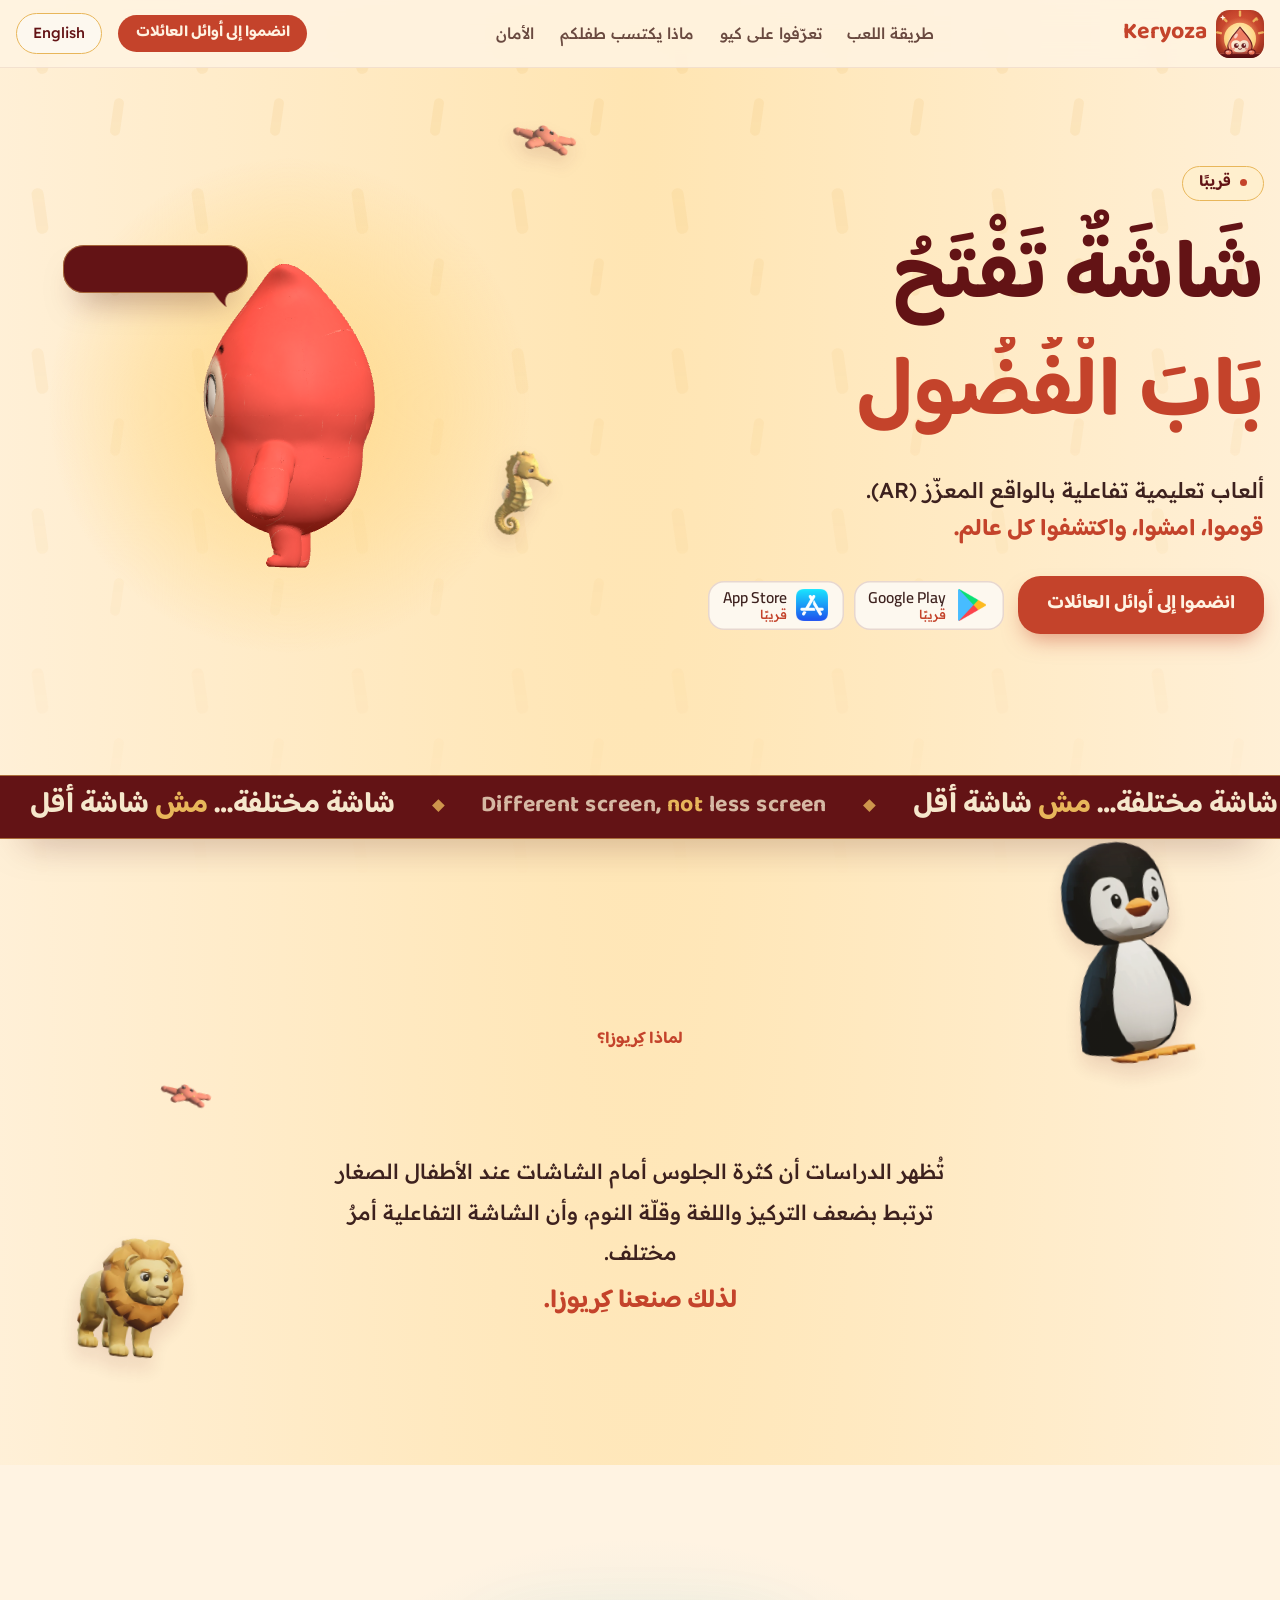
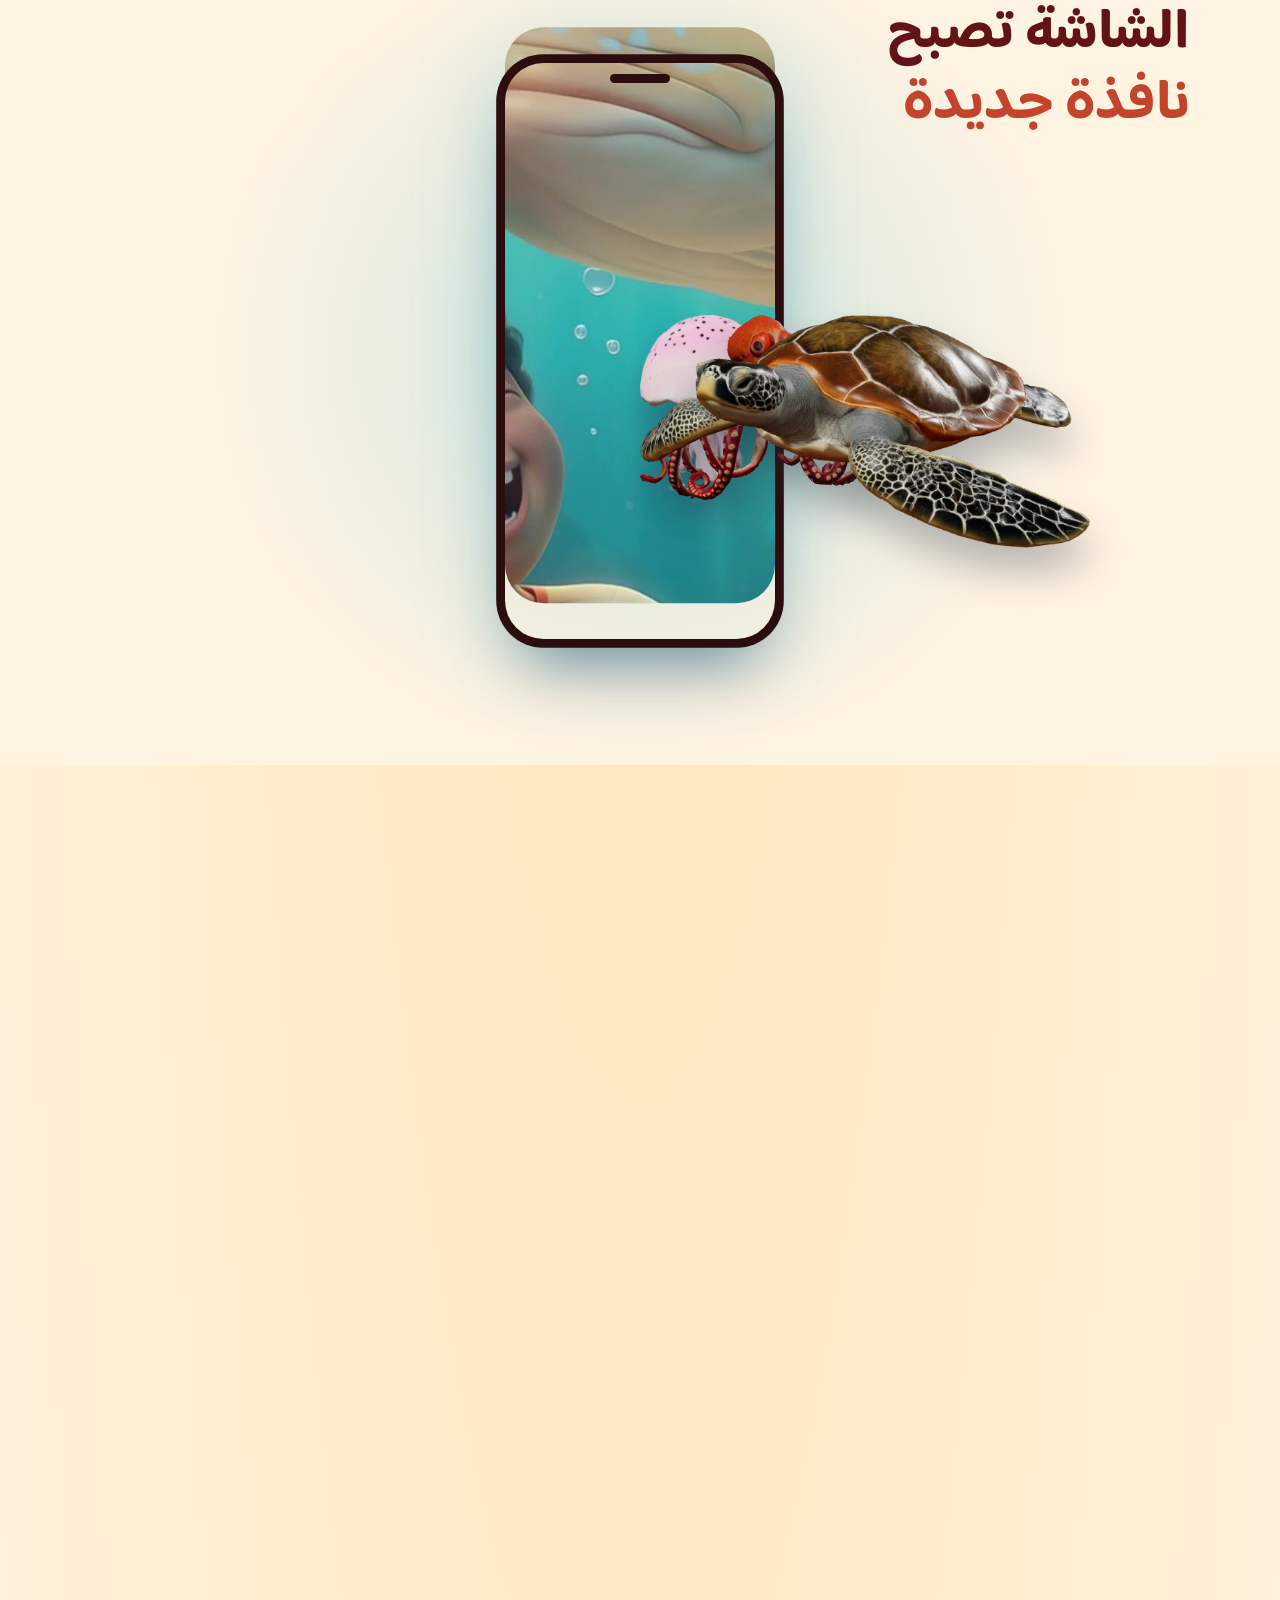
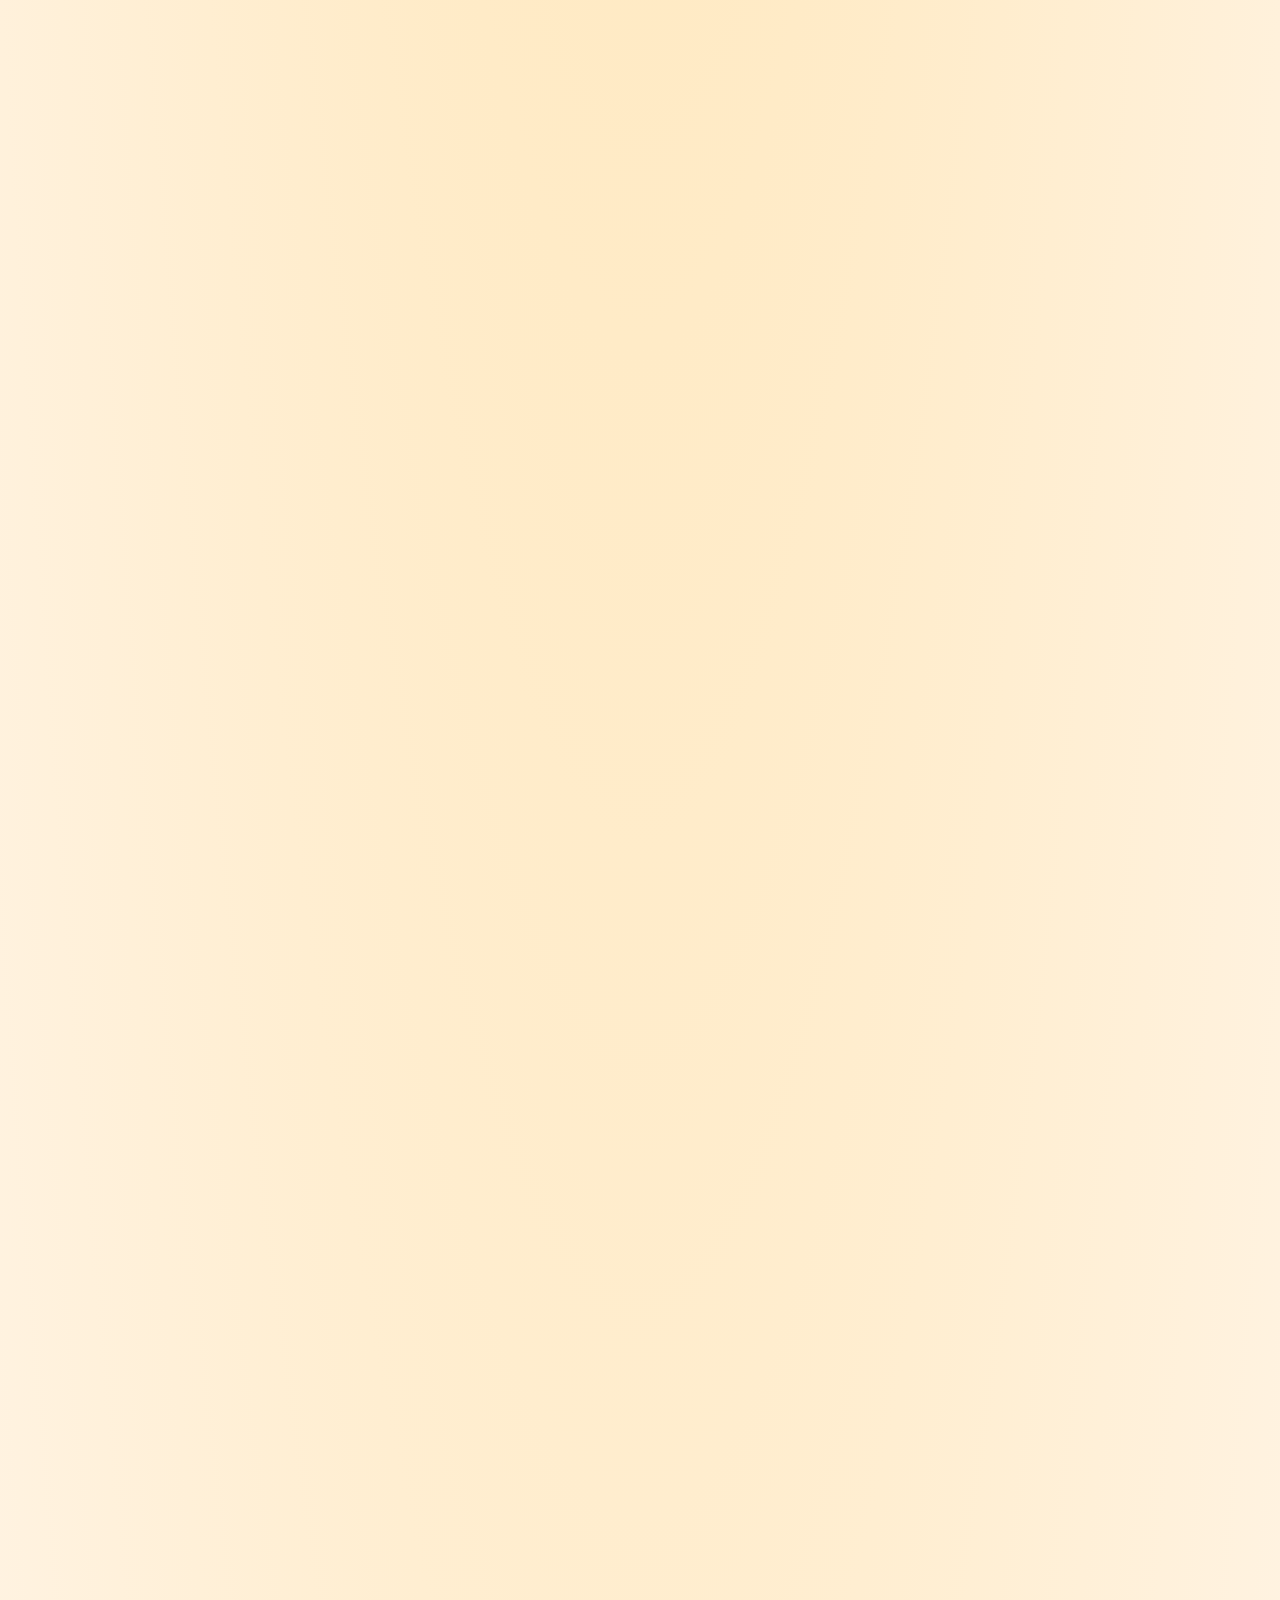
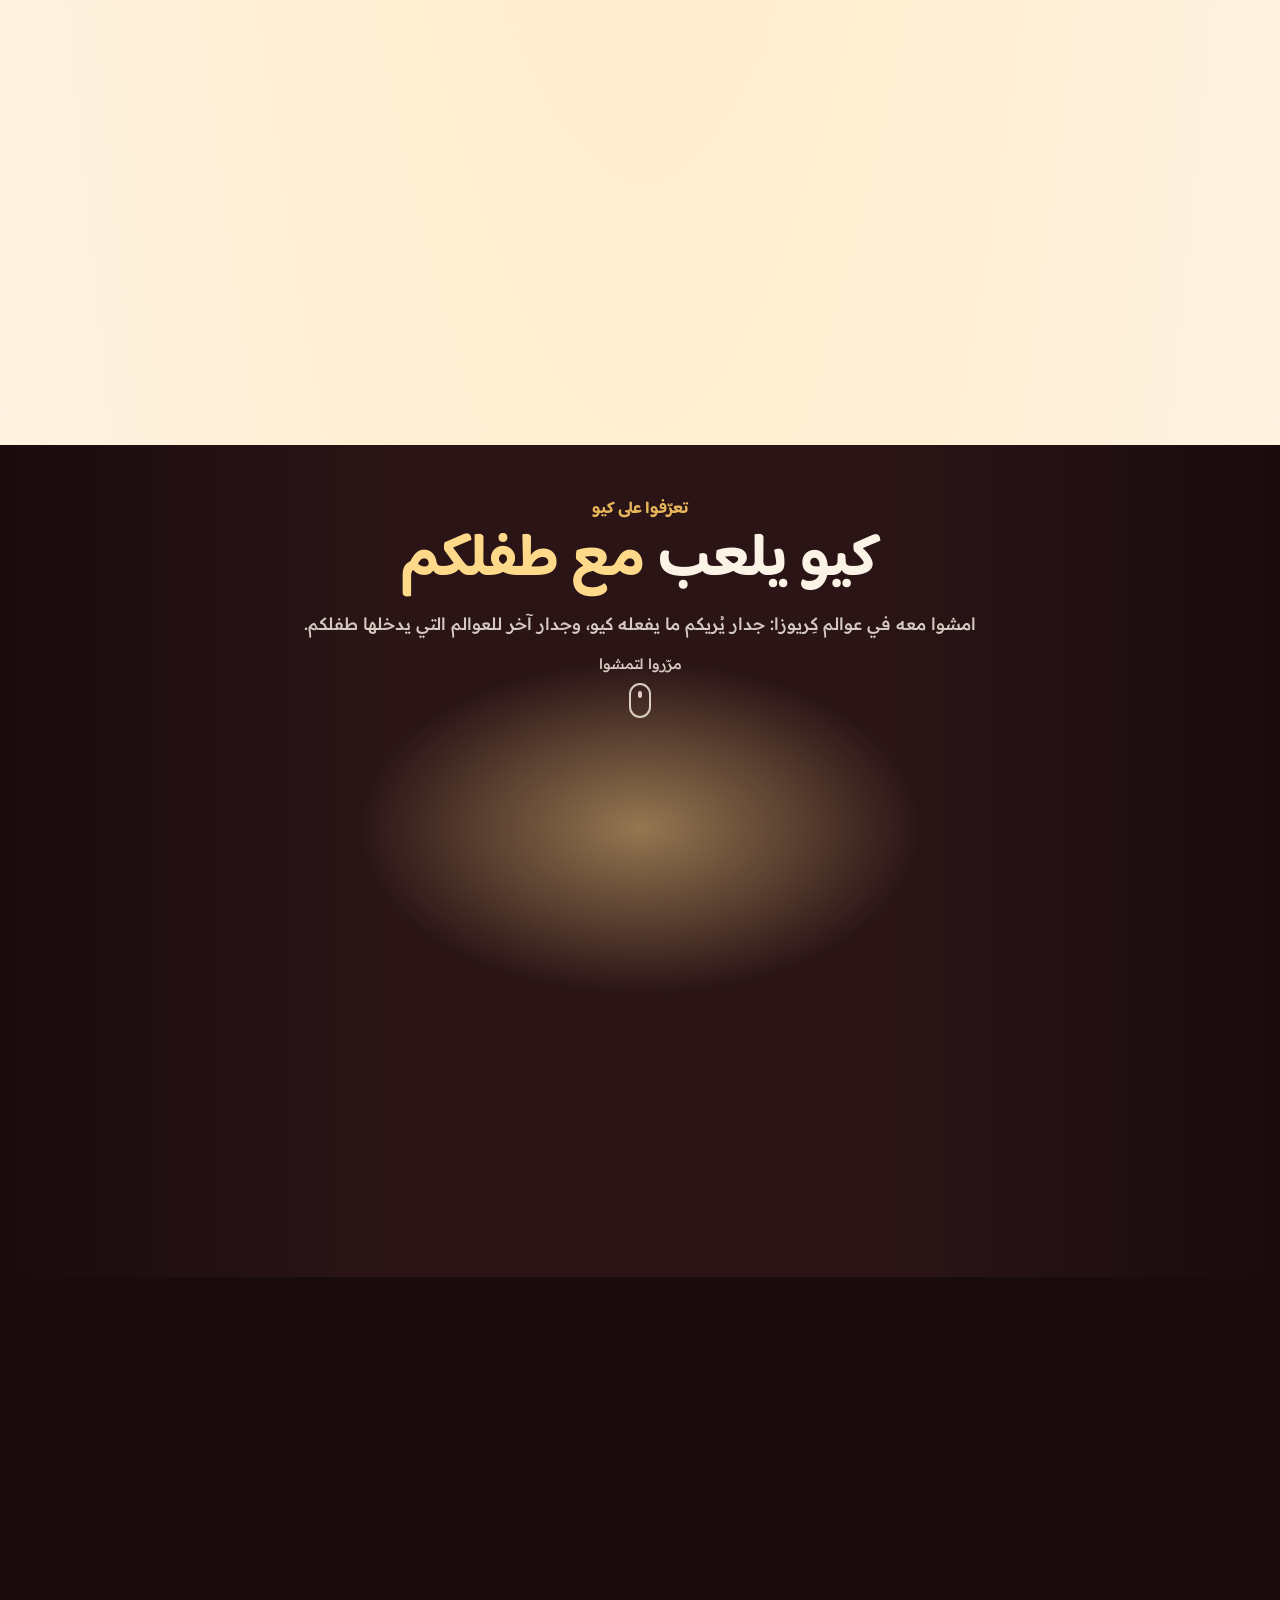
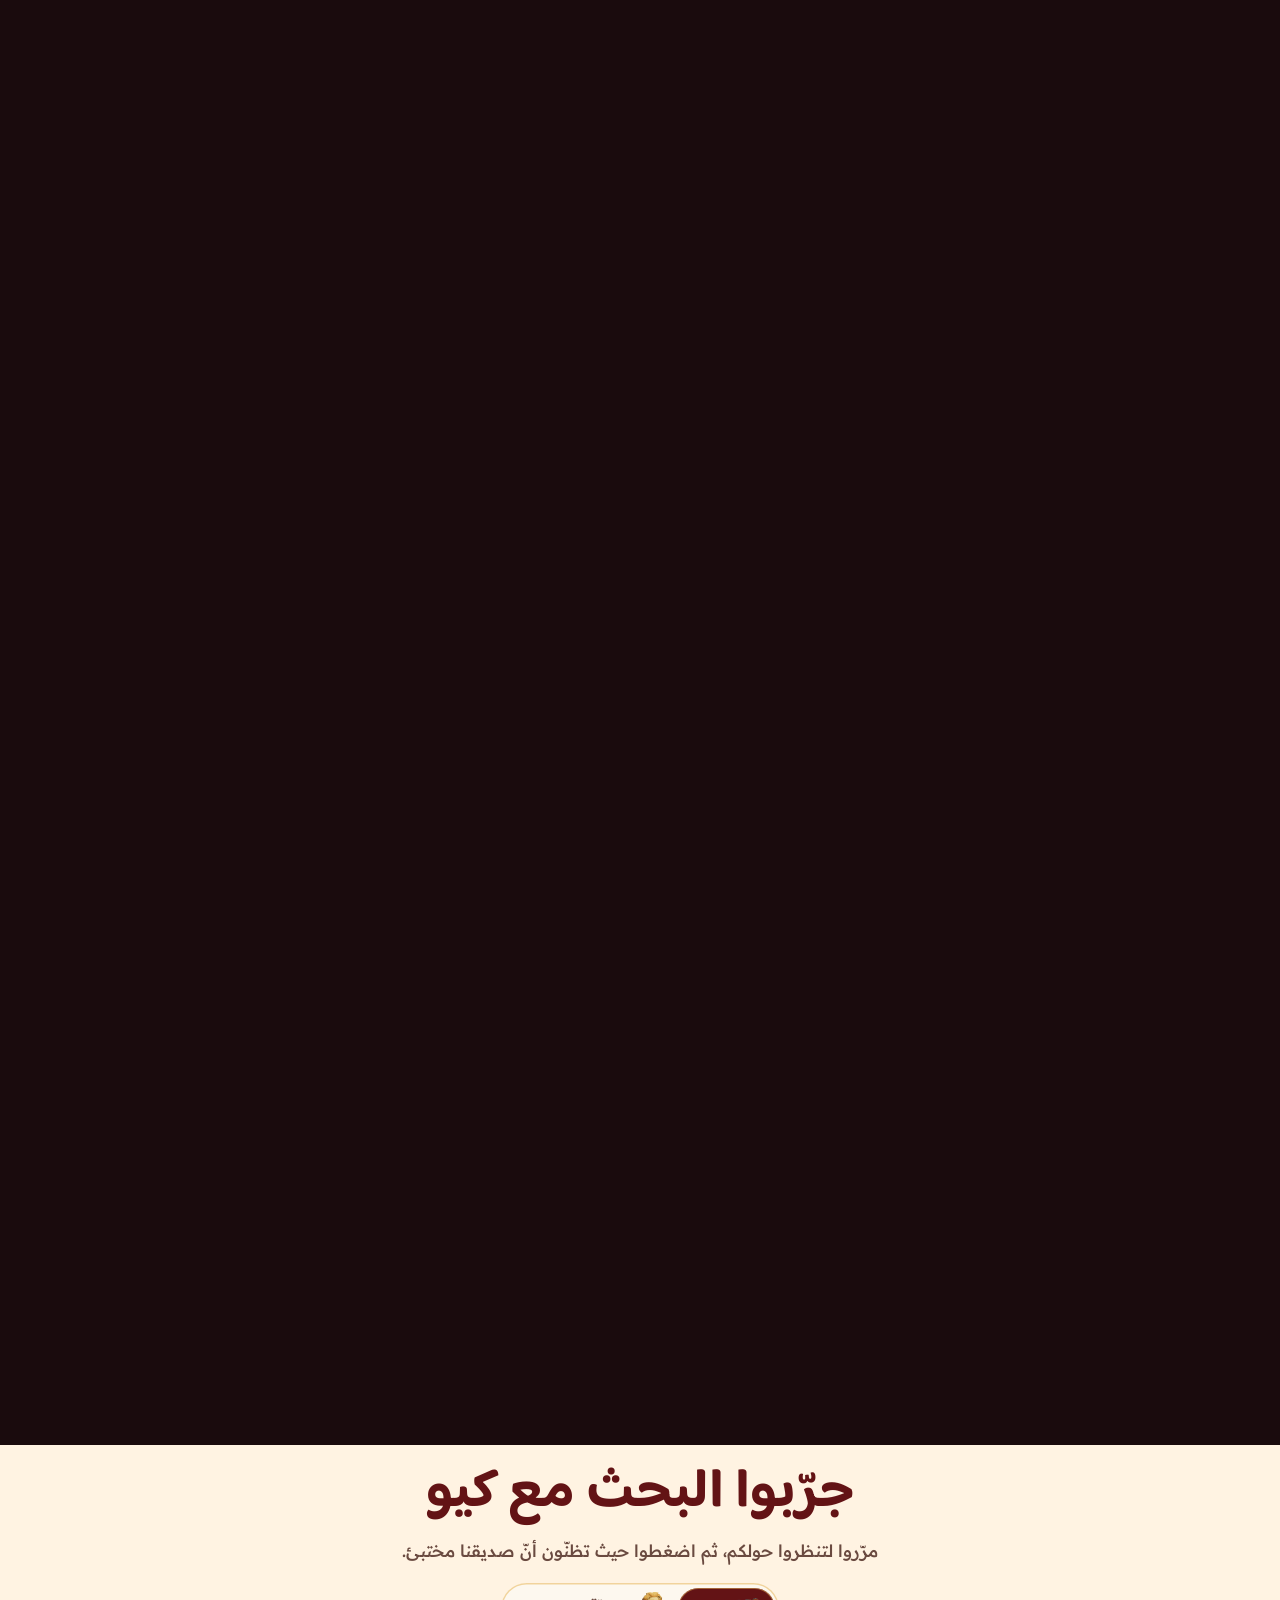
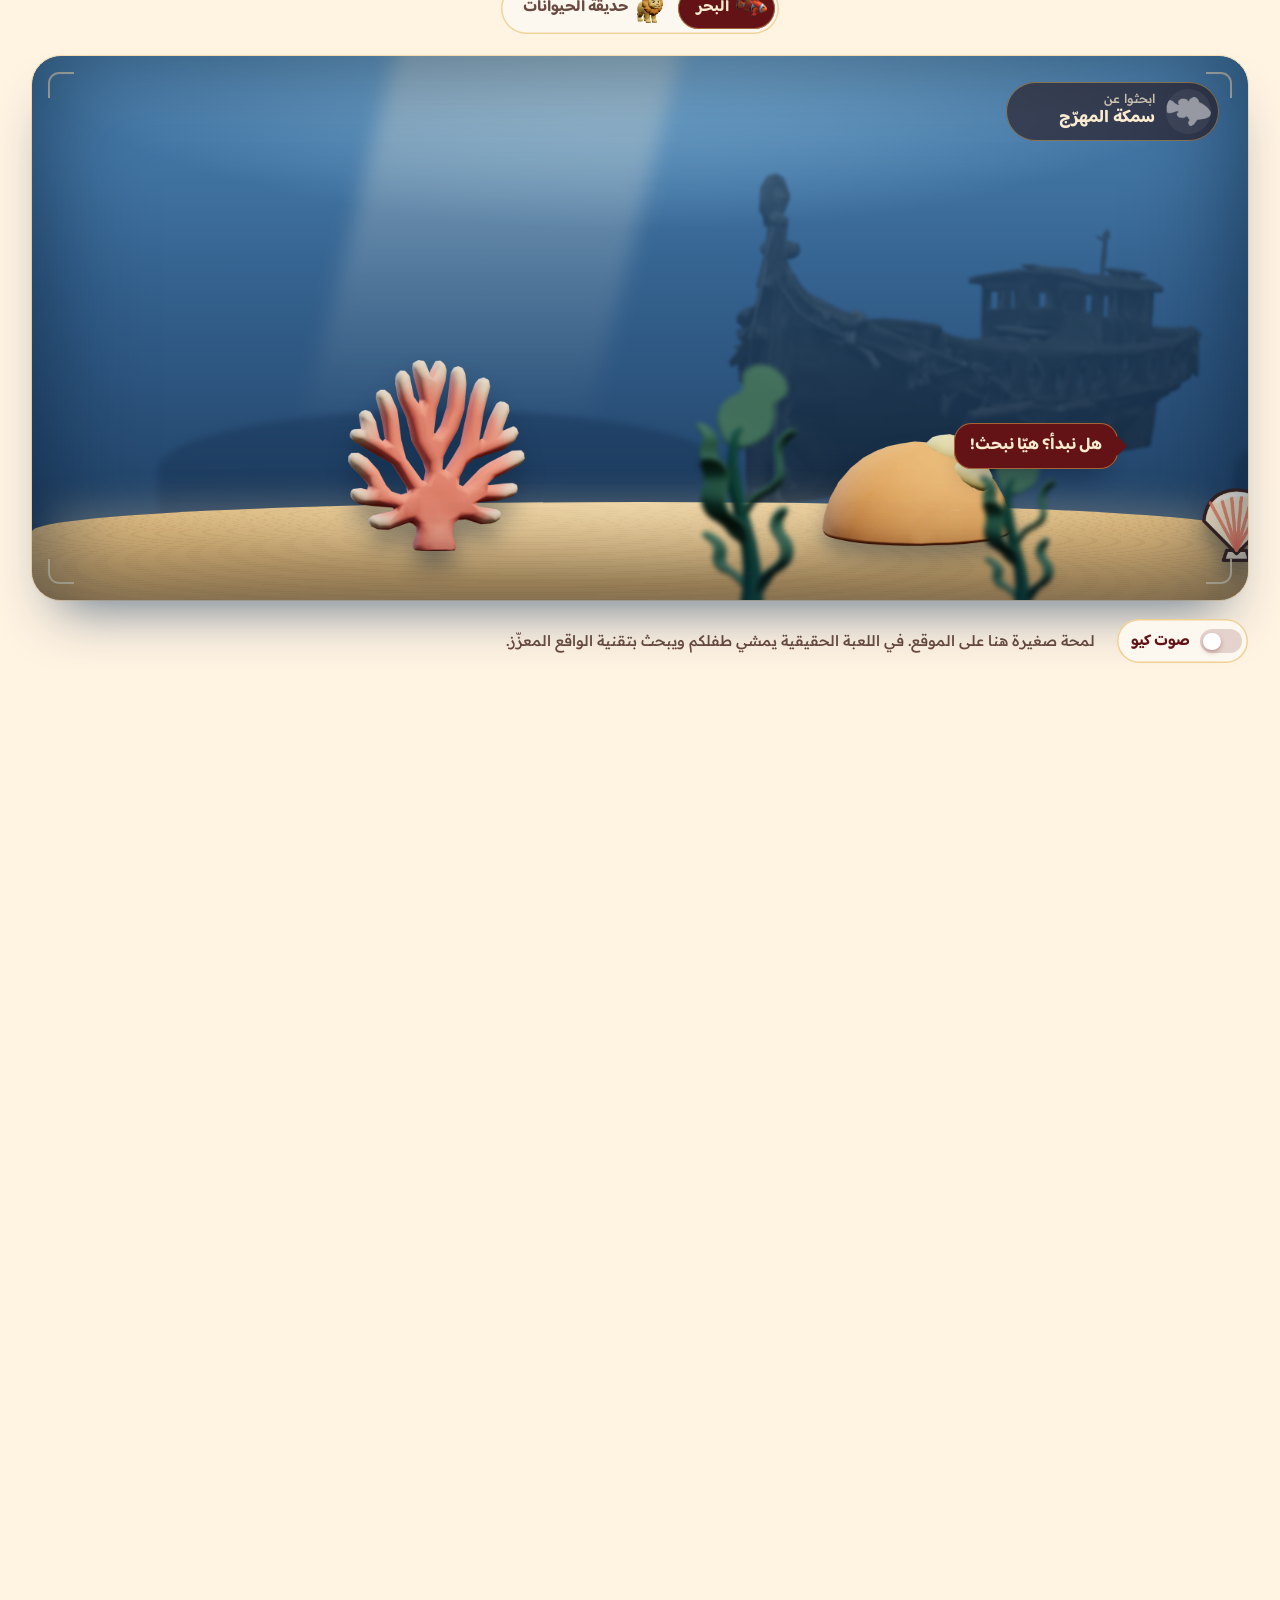
<file: index.html>
<!doctype html>
<html lang="ar" dir="rtl">
<head>
<meta charset="utf-8">
<meta name="viewport" content="width=device-width, initial-scale=1, viewport-fit=cover">
<meta http-equiv="Content-Security-Policy" content="default-src 'none'; script-src 'self'; style-src 'self'; font-src 'self'; img-src 'self' data: blob:; media-src 'self'; connect-src 'self' blob:; base-uri 'none'; form-action 'none'">
<meta name="referrer" content="no-referrer">
<title>كريوزا | ألعاب تعليمية عربية للأطفال بالواقع المعزز</title>
<meta name="description" content="ألعاب تعليمية تفاعلية للأطفال بالعربي. مع كيو، يتحرك طفلك ويكتشف ويتعلم بالواقع المعزز. بدون إعلانات، والتحميل مجاني.">
<meta name="theme-color" content="#FFF3E2">
<link rel="canonical" href="https://keryoza.com/">
<link rel="alternate" hreflang="ar" href="https://keryoza.com/">
<link rel="alternate" hreflang="en" href="https://keryoza.com/en/">
<link rel="alternate" hreflang="x-default" href="https://keryoza.com/">
<link rel="icon" href="assets/logo.svg" type="image/svg+xml">
<meta property="og:type" content="website">
<meta property="og:site_name" content="Keryoza كريوزا">
<meta property="og:locale" content="ar_AR">
<meta property="og:locale:alternate" content="en_US">
<meta property="og:url" content="https://keryoza.com/">
<meta property="og:title" content="كريوزا | ألعاب تعليمية عربية للأطفال بالواقع المعزز">
<meta property="og:description" content="شاشة مختلفة، مش شاشة أقل — Different Screen · NOT Less Screen">
<meta property="og:image" content="https://keryoza.com/assets/share-card.jpg">
<meta property="og:image:width" content="1200">
<meta property="og:image:height" content="630">
<meta property="og:image:alt" content="كريوزا Keryoza: شاشة مختلفة، مش شاشة أقل">
<meta name="twitter:card" content="summary_large_image">
<script type="application/ld+json">
{"@context":"https://schema.org","@graph":[
{"@type":"Organization","@id":"https://keryoza.com/#org","name":"Keryoza","alternateName":["كريوزا","كِريوزا","كيريوزا","Keryoza app"],"url":"https://keryoza.com/","logo":"https://keryoza.com/assets/keryoza-512.png","email":"support@keryoza.com"},
{"@type":"WebSite","@id":"https://keryoza.com/#website","name":"Keryoza","alternateName":["كريوزا","كِريوزا"],"url":"https://keryoza.com/","inLanguage":["ar","en"],"publisher":{"@id":"https://keryoza.com/#org"}},
{"@type":"MobileApplication","@id":"https://keryoza.com/#app","name":"Keryoza","alternateName":["كريوزا","كِريوزا"],"operatingSystem":"Android","applicationCategory":"EducationalApplication","inLanguage":"ar","description":"Interactive educational augmented reality (AR) games for children, in Arabic. Kio, a play friend, guides the child, who moves, searches and discovers. No ads.","publisher":{"@id":"https://keryoza.com/#org"}}
]}
</script>
<link rel="preload" href="assets/baloo-display.woff" as="font" type="font/woff" crossorigin>
<link rel="stylesheet" href="assets/landing.css">
<noscript><link rel="stylesheet" href="assets/landing-nojs.css"></noscript>
<script src="assets/landing.js" defer></script>
<script type="module" src="assets/landing-kio.js"></script>
</head>
<body>
<div class="meadow-wrap" aria-hidden="true"><svg class="meadow" focusable="false">
  <defs>
    <pattern id="rays" width="160" height="160" patternUnits="userSpaceOnUse">
      <rect x="34" y="28" width="12" height="46" rx="6" transform="rotate(-8 40 51)"/>
      <rect x="112" y="98" width="10" height="38" rx="5" transform="rotate(8 117 117)"/>
    </pattern>
  </defs>
  <rect width="100%" height="100%" fill="url(#rays)"/>
</svg></div>

<a class="skip" href="#why"><span class="ar">تخطَّ إلى المحتوى</span></a>

<div class="gate" aria-hidden="true"><i class="leaf l"><b><img src="assets/logo.svg" alt=""></b></i><i class="leaf r"><b><img src="assets/logo.svg" alt=""></b></i></div>

<header class="bar">
  <a class="brand" href="#top" aria-label="كِريوزا">
    <img src="assets/logo.svg" width="48" height="48" alt="">
    <span class="brand-word" lang="en" dir="ltr">Keryoza</span>
  </a>
  <nav class="nav" aria-label="أقسام الصفحة">
    <a href="#window"><span class="ar">طريقة اللعب</span></a>
    <a href="#kio"><span class="ar">تعرّفوا على كيو</span></a>
    <a href="#gains"><span class="ar">ماذا يكتسب طفلكم</span></a>
    <a href="#features"><span class="ar">الأمان</span></a>
  </nav>
  <a class="bar-join" href="#join"><span class="ar">انضموا إلى أوائل العائلات</span></a>
  <a class="lang" href="en/" data-lang-link><span class="ar" lang="en">English</span></a>
</header>

<canvas class="kio-canvas" aria-hidden="true" data-kio-canvas></canvas>
<p class="kio-say" data-kio-say aria-live="polite"></p>
<template data-kio-lines>
  <i data-greet><span class="ar">أهلًا! أنا كيو. يلّا نلعب؟</span></i>
  <b data-move="jump"><span class="ar">هوب! قفزة عالية!</span></b>
  <b data-move="wave"><span class="ar">أتعرفون لماذا لا يلعب السمك كرة القدم؟ لأنه يخاف من الشبكة!</span></b>
  <b data-move="giggle"><span class="ar">هههه… دغدغتني!</span></b>
  <b data-move="peek"><span class="ar">بَخ! وجدتُكم!</span></b>
  <b data-move="look"><span class="ar">ما الشيء الذي له أسنان ولا يعضّ؟ المِشط!</span></b>
  <b data-move="dance"><span class="ar">أنا أرقص… مَن يرقص معي؟</span></b>
  <b data-move="jump"><span class="ar">أنا كيو، وأحبّ الاكتشاف!</span></b>
</template>
<div class="station station-dock" data-station="dock" aria-hidden="true"><img class="poster" src="assets/kio-greet.webp" width="400" height="400" alt=""></div>

<main id="top">

    <section class="hero" data-at="hero" aria-labelledby="hero-title">
    <div class="props" aria-hidden="true">
      <img class="prop p1" data-depth="18" src="assets/prop-shell.webp" alt="">
      <img class="prop p2" data-depth="10" src="assets/friend-clownfish.webp" alt="">
      <img class="prop p3" data-depth="26" src="assets/prop-star.webp" alt="">
      <img class="prop p4" data-depth="8" src="assets/prop-coral.webp" alt="">
      <img class="prop p5" data-depth="14" src="assets/friend-seahorse.webp" alt="">
    </div>
    <div class="hero-text">
      <p class="chip"><span class="dot" aria-hidden="true"></span><span class="ar">قريبًا</span></p>
      <h1 id="hero-title">
        <span class="ar"><span class="hl">شَاشَةٌ تَفْتَحُ</span> <em class="hl">بَابَ الْفُضُول</em></span>
        
      </h1>
      <p class="hero-sub">
        <span class="ar">ألعاب تعليمية تفاعلية بالواقع المعزّز (AR). <b>قوموا، امشوا، واكتشفوا كل عالم.</b></span>
        
      </p>
      <div class="cta-row">
        <a class="btn-join" href="#join"><span class="ar">انضموا إلى أوائل العائلات</span></a>
        <div class="stores">
          <span class="store"><img src="assets/store-google-play.png" width="28" height="32" alt=""><span><b lang="en" dir="ltr">Google Play</b><small class="ar">قريبًا</small></span></span>
          <span class="store"><img src="assets/store-app-store.png" width="32" height="32" alt=""><span><b lang="en" dir="ltr">App Store</b><small class="ar">قريبًا</small></span></span>
        </div>
      </div>
    </div>
    <div class="hero-kio">
      <span class="sun" aria-hidden="true"></span>
      <button type="button" class="station station-hero" data-station="hero" data-kio-tap aria-label="كيو">
        <img class="poster" src="assets/kio-wave.webp" width="400" height="400" alt="">
      </button>
    </div>
        <div class="band" role="img" aria-label="شاشة مختلفة، مش شاشة أقل — Different screen, NOT less screen" data-band>
      <div class="band-row" dir="rtl" aria-hidden="true"><div class="band-track" data-band-track="1">
        <span class="ar-i">شاشة مختلفة… <em>مش</em> شاشة أقل</span><i></i><span class="en-i" lang="en" dir="ltr">Different screen, <em>not</em> less screen</span><i></i><span class="ar-i">شاشة مختلفة… <em>مش</em> شاشة أقل</span><i></i><span class="en-i" lang="en" dir="ltr">Different screen, <em>not</em> less screen</span><i></i><span class="ar-i">شاشة مختلفة… <em>مش</em> شاشة أقل</span><i></i><span class="en-i" lang="en" dir="ltr">Different screen, <em>not</em> less screen</span><i></i><span class="ar-i">شاشة مختلفة… <em>مش</em> شاشة أقل</span><i></i><span class="en-i" lang="en" dir="ltr">Different screen, <em>not</em> less screen</span><i></i>
      </div></div>
    </div>
  </section>

    <section class="why" id="why" data-at="dock" aria-labelledby="why-title">
    <div class="drift" aria-hidden="true"><img class="d1" data-par="-0.22" src="assets/friend-penguin.webp" alt="" loading="lazy"><img class="d2" data-par="0.16" src="assets/prop-star.webp" alt="" loading="lazy"><img class="d3" data-par="-0.1" src="assets/friend-lion.webp" alt="" loading="lazy"></div>
    <p class="eyebrow"><span class="ar">لماذا كِريوزا؟</span></p>
    <h2 id="why-title" class="reveal"><span class="ar">شاشة <em>بشكل مختلف</em></span></h2>
    <p class="why-p ar">تُظهر الدراسات أن كثرة الجلوس أمام الشاشات عند الأطفال الصغار ترتبط بضعف التركيز واللغة وقلّة النوم، وأن الشاشة التفاعلية أمرٌ مختلف. <b>لذلك صنعنا كِريوزا.</b></p>
    
  </section>

    <section class="portal" id="window" data-at="portal" aria-labelledby="window-title">
    <div class="sticky">
      <video class="portal-video" muted playsinline loop preload="metadata" poster="assets/window-poster.jpg" aria-hidden="true" data-tall="assets/window-tall" data-tall-poster="assets/window-poster-tall.jpg">
        <source src="assets/window-wide.webm" type="video/webm">
        <source src="assets/window-wide.mp4" type="video/mp4">
      </video>
      <span class="portal-glow" aria-hidden="true"></span>
      <span class="portal-bezel" aria-hidden="true"><i></i></span>
      <h2 class="portal-title" id="window-title"><span class="ar">الشاشة تصبح <em>نافذة جديدة</em></span></h2>
      <span class="swim-clip"><img class="swim far" data-swim="0" src="assets/sea-jellyfish.webp" width="583" height="728" alt=""></span>
      <span class="swim-clip"><img class="swim mid" data-swim="1" src="assets/sea-octopus.webp" width="720" height="549" alt=""></span>
      <span class="swim-clip"><img class="swim near" data-swim="2" src="assets/sea-turtle.webp" width="622" height="322" alt=""></span>
      <button type="button" class="station station-portal" data-station="portal" data-kio-tap aria-label="كيو"><img class="poster" src="assets/kio-surprised.webp" width="400" height="400" alt=""></button>
      <p class="portal-line"><span class="ar">تخرج اللعبة من الشاشة… <b>فيمشي طفلكم ليكتشفها</b></span><small><span class="ar">بتقنية الواقع المعزّز (AR)</span></small></p>
    </div>
  </section>

    <section class="hall" id="kio" data-at="hall" aria-labelledby="hall-title">
    <span id="worlds" class="anchor" aria-hidden="true"></span>
    <div class="sticky">
      <div class="hall-view" data-hall-view aria-hidden="true">
        <div class="hall-world" data-hall-world></div>
      </div>
      <header class="hall-sign" data-hall-sign>
        <p class="eyebrow"><span class="ar">تعرّفوا على كيو</span></p>
        <h2 id="hall-title"><span class="ar">كيو يلعب <em>مع طفلكم</em></span></h2>
        <p><span class="ar">امشوا معه في عوالم كِريوزا: جدار يُريكم ما يفعله كيو، وجدار آخر للعوالم التي يدخلها طفلكم.</span></p>
        <p class="walk-hint"><span class="ar">مرّروا لتمشوا</span><i aria-hidden="true"></i></p>
      </header>

            <ol class="exhibits" data-exhibits>
        <li class="exhibit world" data-side="a" data-act="look">
          <figure class="frame z"><img src="assets/scene-zoo.webp" width="720" height="876" alt="أصدقاء من حديقة الحيوان في كِريوزا: فيل وزرافة وأسد" loading="lazy"></figure>
          <div class="placard"><p class="pk"><span class="ar">عالم</span></p><h3><span class="ar">حديقة الحيوان</span></h3><p><span class="ar">أصدقاء من الحيوانات يختبئون… وطفلكم يبحث عنهم ويتعرّف عليهم.</span></p></div>
        </li>
        <li class="exhibit kio" data-side="b" data-act="wave">
          <figure class="frame"><img src="assets/screen-thresholdscreen.webp" width="480" height="584" alt="" loading="lazy"></figure>
          <div class="placard"><p class="pk"><span class="ar">كيو</span></p><h3><span class="ar">صديق اللعب</span></h3><p><span class="ar">يستقبل طفلكم عند بداية اللعب، ويلعب معه من أول لحظة.</span></p><blockquote><span class="ar">«أهلًا! أنا كيو، هيّا نلعب»</span></blockquote><button type="button" class="speak" data-audio="kio_s9_hello"><span class="ar">اسمعوا صوت كيو</span></button></div>
        </li>
        <li class="exhibit world" data-side="a" data-act="look">
          <figure class="frame"><img src="assets/screen-s21_habitat.webp" width="480" height="584" alt="من لعبة كِريوزا: صديق في حديقة الحيوان" loading="lazy"></figure>
          <div class="placard"><p class="pk"><span class="ar">حديقة الحيوان</span></p><h3><span class="ar">حديقة تكبر معه</span></h3><p><span class="ar">كل صديق يجده طفلكم ينضمّ إلى حديقته.</span></p></div>
        </li>
        <li class="exhibit kio" data-side="b" data-act="look">
          <figure class="frame"><img src="assets/screen-s22_seamap.webp" width="480" height="584" alt="" loading="lazy"></figure>
          <div class="placard"><p class="pk"><span class="ar">كيو</span></p><h3><span class="ar">يبحث معه</span></h3><p><span class="ar">يقول دائمًا «نحن»: نبحث معًا، ونجد معًا.</span></p><blockquote><span class="ar">«ربّما هو خلفنا! هيّا ننظر خلفنا.»</span></blockquote><button type="button" class="speak" data-audio="kio_hint_45s_behind"><span class="ar">اسمعوا صوت كيو</span></button></div>
        </li>
        <li class="exhibit world" data-side="a" data-act="look">
          <figure class="frame s"><img src="assets/scene-sea.webp" width="720" height="876" alt="كائنات البحر في كِريوزا: سلحفاة وأخطبوط وسمكة مهرّج" loading="lazy"></figure>
          <div class="placard"><p class="pk"><span class="ar">عالم</span></p><h3><span class="ar">قاع البحر</span></h3><p><span class="ar">كائنات البحر وكنزٌ مخفي… ومع كل اكتشاف معلومة حقيقية.</span></p></div>
        </li>
        <li class="exhibit kio" data-side="b" data-act="look">
          <figure class="frame k"><img src="assets/kio-idea.webp" width="400" height="400" alt="" loading="lazy"></figure>
          <div class="placard"><p class="pk"><span class="ar">كيو</span></p><h3><span class="ar">يرشده بلطف</span></h3><p><span class="ar">إذا تأخّر الاكتشاف، يعطيه تلميحًا صغيرًا. لا يوجد «خطأ» في كِريوزا.</span></p><blockquote><span class="ar">«لم نجده بعد؟ لا بأس! هيّا نسمع التلميح مرّة أخرى.»</span></blockquote><button type="button" class="speak" data-audio="kio_hint_20s_prefix"><span class="ar">اسمعوا صوت كيو</span></button></div>
        </li>
        <li class="exhibit world" data-side="a" data-act="look">
          <figure class="frame"><img src="assets/screen-s23_submarine.webp" width="480" height="584" alt="من لعبة كِريوزا: الغوّاصة" loading="lazy"></figure>
          <div class="placard"><p class="pk"><span class="ar">قاع البحر</span></p><h3><span class="ar">غوّاصة وخريطة</span></h3><p><span class="ar">رحلة تحت الماء، وكنز ينتظر من يجده.</span></p></div>
        </li>
        <li class="exhibit kio" data-side="b" data-act="dance">
          <figure class="frame"><img src="assets/screen-s19_sleeping.webp" width="480" height="584" alt="" loading="lazy"></figure>
          <div class="placard"><p class="pk"><span class="ar">كيو</span></p><h3><span class="ar">يفرح… ثم يرتاح</span></h3><p><span class="ar">يحتفل بكل اكتشاف، وفي نهاية اللعبة يتعب فينام. وتبدأ اللعبة التالية عندما تقرّرون أنتم.</span></p><blockquote><span class="ar">«تعبتُ قليلًا. سأنامُ قليلًا، ونلعبُ بعدَ قليل.»</span></blockquote><button type="button" class="speak" data-audio="kio_rest_gap"><span class="ar">اسمعوا صوت كيو</span></button></div>
        </li>
        <li class="exhibit world" data-side="a" data-act="look">
          <figure class="frame"><img src="assets/screen-s24_logbook.webp" width="480" height="584" alt="من لعبة كِريوزا: دفتر الاكتشافات" loading="lazy"></figure>
          <div class="placard"><p class="pk"><span class="ar">قاع البحر</span></p><h3><span class="ar">دفتر الاكتشافات</span></h3><p><span class="ar">يحفظ طفلكم في دفتره كل كائن وجده.</span></p></div>
        </li>
        <li class="exhibit kio" data-side="b" data-act="wave">
          <figure class="frame"><img src="assets/screen-s20_activitychoice.webp" width="480" height="584" alt="" loading="lazy"></figure>
          <div class="placard"><p class="pk"><span class="ar">كيو</span></p><h3><span class="ar">يقرّبه منكم</span></h3><p><span class="ar">قبل أن ينام، يخبره بنشاطٍ حقيقي تختارونه أنتم، ويدعوه ليحكي لكم ما وجده.</span></p></div>
        </li>
      </ol>

            <div class="hall-end" data-hall-end>
        <h3><span class="ar">ألعاب جديدة <em>في الطريق</em></span></h3>
        <ul class="doors">
          <li class="door d-space"><img src="assets/scene-space.webp" width="720" height="876" alt="" loading="lazy"><span class="soon-pill"><span class="ar">الفضاء</span></span></li>
          <li class="door d-pyr"><img src="assets/soon-pyramids.webp" width="600" height="498" alt="" loading="lazy"><span class="soon-pill"><span class="ar">الأهرامات</span></span></li>
          <li class="door d-let"><img src="assets/soon-letters.webp" width="600" height="615" alt="" loading="lazy"><span class="soon-pill"><span class="ar">الحروف العربية</span></span></li>
          <li class="door d-puz"><img src="assets/soon-puzzle.webp" width="600" height="702" alt="" loading="lazy"><span class="soon-pill"><span class="ar">ألغاز</span></span></li>
          <li class="door d-cnt"><img src="assets/soon-counting.webp" width="600" height="322" alt="" loading="lazy"><span class="soon-pill"><span class="ar">العدّ</span></span></li>
          <li class="door d-his"><img src="assets/soon-history.webp" width="600" height="428" alt="" loading="lazy"><span class="soon-pill"><span class="ar">رحلة عبر التاريخ</span></span></li>
        </ul>
      </div>

      <div class="hud" data-hud aria-live="polite"><div class="hud-in" data-hud-in></div><p class="hud-count" data-hud-count></p></div>
      <button type="button" class="station station-hall" data-station="hall" data-kio-tap aria-label="كيو"><img class="poster" src="assets/kio-point.webp" width="400" height="400" alt=""></button>
    </div>
  </section>

    <section class="try" id="try" data-at="try" aria-labelledby="try-title">
    <div class="sticky">
    <div class="try-head">
      <h2 id="try-title"><span class="ar">جرّبوا البحث مع كيو</span></h2>
      <p><span class="ar">مرّروا لتنظروا حولكم، ثم اضغطوا حيث تظنّون أنّ صديقنا مختبئ.</span></p>
      <div class="worlds" role="group" aria-label="العالم · World">
        <button type="button" data-go="sea" aria-pressed="true"><img src="assets/friend-clownfish.webp" alt=""><span class="ar">البحر</span></button>
        <button type="button" data-go="zoo" aria-pressed="false"><img src="assets/friend-lion.webp" alt=""><span class="ar">حديقة الحيوانات</span></button>
      </div>
    </div>
    <div class="stage" data-stage data-on="sea">
      <div class="pano" data-pano>
        <div class="world" data-world="sea">
          <div class="layer back" data-layer="0.35" aria-hidden="true">
            <i class="ray r1"></i><i class="ray r2"></i><i class="ray r3"></i>
            <i class="far f1"></i><i class="far f2"></i><i class="far f3"></i>
            <img class="ship" src="assets/try-ship.webp" width="760" height="536" alt="">
          </div>
          <div class="layer mid" data-layer="1">
            <img class="deco d-mound" src="assets/try-mound.webp" width="520" height="306" alt="" aria-hidden="true">
            <img class="deco d-anchor" src="assets/try-anchor.webp" width="400" height="392" alt="" aria-hidden="true">
            <img class="deco d-shell" src="assets/prop-shell.webp" width="200" height="200" alt="" aria-hidden="true">
            <img class="deco d-star" src="assets/prop-star.webp" width="200" height="200" alt="" aria-hidden="true">
            <button type="button" class="spot spot-coral" data-spot="0"><span class="vh"><span class="ar">مرجانة</span></span><img src="assets/try-coral.webp" width="460" height="498" alt=""></button>
            <button type="button" class="spot spot-clam" data-spot="1"><span class="vh"><span class="ar">صدفة عملاقة</span></span><img src="assets/try-clam.webp" width="520" height="451" alt=""></button>
            <button type="button" class="spot spot-chest" data-spot="2"><span class="vh"><span class="ar">صندوق</span></span><img class="shut" src="assets/try-chest.webp" width="520" height="380" alt=""><img class="opened" src="assets/try-chest-open.webp" width="520" height="515" alt=""></button>
            <img class="friend" data-friend src="assets/friend-clownfish.webp" width="200" height="200" alt="">
          </div>
          <div class="layer front" data-layer="1.6" aria-hidden="true"><img class="kelp k1" src="assets/try-kelp.webp" alt=""><img class="kelp k2" src="assets/try-kelp.webp" alt=""><img class="kelp k3" src="assets/try-kelp.webp" alt=""><img class="kelp k4" src="assets/try-kelp.webp" alt=""></div>
        </div>
        <div class="world" data-world="zoo" hidden>
          <div class="layer back" data-layer="0.35" aria-hidden="true">
            <i class="cloud c1"></i><i class="cloud c2"></i><i class="cloud c3"></i>
            <i class="hill h1"></i><i class="hill h2"></i><i class="hill h3"></i>
            <img class="far-tree t1" src="assets/zoo-treetall.webp" alt=""><img class="far-tree t2" src="assets/zoo-treetall.webp" alt=""><img class="far-tree t3" src="assets/zoo-treetall.webp" alt=""><img class="far-tree t4" src="assets/zoo-treetall.webp" alt="">
          </div>
          <div class="layer mid" data-layer="1">
            <img class="deco d-fence f-a" src="assets/zoo-fence.webp" width="520" height="422" alt="" aria-hidden="true">
            <img class="deco d-fence f-b" src="assets/zoo-fence.webp" width="520" height="422" alt="" aria-hidden="true">
            <img class="deco d-sign" src="assets/zoo-sign.webp" width="300" height="472" alt="" aria-hidden="true">
            <img class="deco d-flowers" src="assets/zoo-flowers.webp" width="460" height="215" alt="" aria-hidden="true">
            <button type="button" class="spot spot-bush" data-spot="0"><span class="vh"><span class="ar">شجيرة</span></span><img src="assets/zoo-bush.webp" width="520" height="358" alt=""></button>
            <button type="button" class="spot spot-rock" data-spot="1"><span class="vh"><span class="ar">صخرة</span></span><img src="assets/zoo-rock.webp" width="520" height="358" alt=""></button>
            <button type="button" class="spot spot-tree" data-spot="2"><span class="vh"><span class="ar">شجرة</span></span><img src="assets/zoo-tree.webp" width="440" height="686" alt=""></button>
            <img class="friend" data-friend src="assets/friend-lion.webp" width="380" height="445" alt="">
          </div>
          <div class="layer front" data-layer="1.6" aria-hidden="true"><img class="blur-front g1" src="assets/zoo-bush.webp" alt=""><img class="blur-front g2" src="assets/zoo-flowers.webp" alt=""><img class="blur-front g3" src="assets/zoo-bush.webp" alt=""></div>
        </div>
      </div>
      <div class="sand" aria-hidden="true"></div>
      <div class="bubbles" aria-hidden="true"><i></i><i></i><i></i><i></i><i></i><i></i><i></i></div>
      <div class="finder" aria-hidden="true"><i></i><i></i><i></i><i></i></div>
      <p class="mission" data-mission aria-live="polite"><img data-mission-pic src="assets/friend-clownfish.webp" width="200" height="200" alt=""><span><small><span class="ar">ابحثوا عن</span></small><b data-mission-name><span class="ar">سمكة المهرّج</span></b></span><i class="tick"></i></p>
      <div class="stage-kio">
        <p class="bubble on" data-try-bubble aria-live="polite"><span class="ar">هل نبدأ؟ هيّا نبحث!</span></p>
        <button type="button" class="station station-try" data-station="try" data-kio-tap aria-label="كيو"><img class="poster" src="assets/kio-curious.webp" width="400" height="400" alt=""></button>
      </div>
      <span class="sparks" aria-hidden="true"><i></i><i></i><i></i></span>
    </div>
    <div class="try-foot">
      <button type="button" class="btn-quiet" data-try-reset hidden><span class="ar">خبّئوه مرة أخرى</span></button>
      <label class="sound-toggle"><input type="checkbox" role="switch" data-try-sound><i aria-hidden="true"></i><span class="ar">صوت كيو</span></label>
      <p class="try-caption"><span class="ar">لمحة صغيرة هنا على الموقع. في اللعبة الحقيقية يمشي طفلكم ويبحث بتقنية الواقع المعزّز.</span></p>
    </div>
    </div>
    <template data-try-lines>
      <b data-k="start" data-audio="kio_intro_nudge"><span class="ar">هل نبدأ؟ هيّا نبحث!</span></b>
      <b data-k="wrong" data-audio="kio_hunt_far_tap"><span class="ar">ليس هنا! هيّا ننظر في مكانٍ آخر.</span></b>
      <b data-k="hint" data-audio="kio_hint_45s_behind"><span class="ar">ربّما هو خلفنا! هيّا ننظر خلفنا.</span></b>
      <b data-k="seen" data-audio="kio_hunt_seen"><span class="ar">ها هو! هيّا نضغط عليه!</span></b>
      <b data-k="friend-clownfish"><span class="ar">سمكة المهرّج</span></b>
      <b data-k="friend-sea_turtle"><span class="ar">السلحفاة البحرية</span></b>
      <b data-k="friend-seahorse"><span class="ar">فرس البحر</span></b>
      <b data-k="friend-lion"><span class="ar">الأسد</span></b>
      <b data-k="friend-panda"><span class="ar">الباندا</span></b>
      <b data-k="friend-penguin"><span class="ar">البطريق</span></b>
      <b data-k="found" data-audio="kio_found_cheer_1"><span class="ar">رائع! وجدناه!</span></b>
    </template>
  </section>

    <section class="gains" id="gains" data-at="dock" data-scrub="gains" aria-labelledby="gains-title">
    <div class="sticky">
      <div class="gains-head">
        <p class="eyebrow"><span class="ar">ماذا يكتسب طفلكم</span></p>
        <h2 id="gains-title"><span class="ar">يلعب… <em>ويكبر</em></span></h2>
        <p><span class="ar">كل لعبة في كِريوزا مبنية حول شيء واضح يتعلّمه الطفل.</span></p>
      </div>
      <div class="wheel" data-wheel>
        <article class="skill"><figure><img src="assets/screen-thresholdscreen.webp" width="480" height="584" alt="" loading="lazy"></figure><p class="tag"><span class="ar">مهارة</span></p><h3><span class="ar">الحركة</span></h3><p><span class="ar">ينهض ويمشي ويدور ليكتشف، بدلًا من الجلوس الطويل.</span></p></article>
        <article class="skill"><figure><img src="assets/screen-s22_seamap.webp" width="480" height="584" alt="" loading="lazy"></figure><p class="tag"><span class="ar">مهارة</span></p><h3><span class="ar">الاستماع واتّباع الدليل</span></h3><p><span class="ar">يسمع الدليل من كيو، ويتذكّره وهو يمشي ويبحث.</span></p></article>
        <article class="skill know"><figure class="z"><img src="assets/scene-zoo.webp" width="720" height="876" alt="" loading="lazy"></figure><p class="tag"><span class="ar">معرفة</span></p><h3><span class="ar">الحيوانات</span></h3><p><span class="ar">يتعرّف على الحيوانات، ومع كل اكتشاف معلومة حقيقية عنها.</span></p></article>
        <article class="skill"><figure><img src="assets/screen-s21_habitat.webp" width="480" height="584" alt="" loading="lazy"></figure><p class="tag"><span class="ar">مهارة</span></p><h3><span class="ar">كلمات المكان</span></h3><p><span class="ar">فوق، تحت، بجانب، خلف: كلمات يتعلّمها وهو يتحرّك.</span></p></article>
        <article class="skill know"><figure class="s"><img src="assets/scene-sea.webp" width="720" height="876" alt="" loading="lazy"></figure><p class="tag"><span class="ar">معرفة</span></p><h3><span class="ar">كائنات البحر</span></h3><p><span class="ar">يجد كائنات البحر، ويسمع معلومة حقيقية عن كلٍّ منها، ويحفظ اكتشافاته في دفتره.</span></p></article>
        <article class="skill"><figure><img src="assets/screen-s24_logbook.webp" width="480" height="584" alt="" loading="lazy"></figure><p class="tag"><span class="ar">مهارة</span></p><h3><span class="ar">التذكّر</span></h3><p><span class="ar">مع كل اكتشاف معلومة حقيقية صغيرة، يسمعها ويتذكّرها.</span></p></article>
        <article class="skill"><figure><img src="assets/screen-s14c_card_gift.webp" width="480" height="584" alt="" loading="lazy"></figure><p class="tag"><span class="ar">مهارة</span></p><h3><span class="ar">المشاركة</span></h3><p><span class="ar">يقدّم هدية لكيو، ويهتمّ بالأصدقاء الذين وجدهم.</span></p></article>
        <article class="skill"><figure><img src="assets/screen-s14c_card_pawcoin.webp" width="480" height="584" alt="" loading="lazy"></figure><p class="tag"><span class="ar">مهارة</span></p><h3><span class="ar">لغته العربية</span></h3><p><span class="ar">يسمع عربية واضحة في كل لعبة، فتزيد كلماته.</span></p></article>
        <article class="skill"><figure><img src="assets/screen-s23_submarine.webp" width="480" height="584" alt="" loading="lazy"></figure><p class="tag"><span class="ar">مهارة</span></p><h3><span class="ar">الفضول والثقة</span></h3><p><span class="ar">كل اكتشاف صغير يبني ثقته، ويجعله يسأل: وماذا بعد؟</span></p></article>
        <article class="skill know more"><figure class="sp"><img src="assets/scene-space.webp" width="720" height="876" alt="" loading="lazy"></figure><p class="tag"><span class="ar">ومعرفة جديدة</span></p><h3><span class="ar">والمزيد مع كل لعبة</span></h3><p><span class="ar">كل لعبة جديدة عالمٌ جديد، وأشياء جديدة يكتشفها.</span></p></article>
      </div>
      <div class="wheel-nav">
        <button type="button" data-wheel-step="-1" aria-label="السابق"><i aria-hidden="true"></i></button>
        <button type="button" data-wheel-step="1" aria-label="التالي"><i aria-hidden="true"></i></button>
      </div>
    </div>
  </section>

    <section class="rest" id="rest" data-at="dock" aria-labelledby="rest-title">
    <div class="rest-head">
      <p class="eyebrow"><span class="ar">لعبٌ متوازن</span></p>
      <h2 id="rest-title"><span class="ar">نلعب، <em>ثم نرتاح</em></span></h2>
    </div>
    <div class="rest-grid">
      <div class="phone-col">
        <div class="phone" aria-hidden="true">
          <img class="on" data-rest-img="0" src="assets/screen-thresholdscreen.webp" width="480" height="584" alt="">
          <img data-rest-img="1" src="assets/screen-s20_activitychoice.webp" width="480" height="584" alt="" loading="lazy">
          <img data-rest-img="2" src="assets/screen-s19_sleeping.webp" width="480" height="584" alt="" loading="lazy">
          <img data-rest-img="3" src="assets/screen-playtimescreen.webp" width="480" height="584" alt="" loading="lazy">
        </div>
      </div>
      <ol class="rest-steps">
        <li class="on" data-rest-step="0"><b class="ar">وقت اللعب</b><p><span class="ar">لعبة قصيرة يمشي فيها طفلكم ويبحث ويكتشف، بالمدة التي تختارونها.</span></p><p class="note"><span class="ar">يُفضَّل اللعب في مساحة واسعة خالية، وأحد الكبار قريب.</span></p></li>
        <li data-rest-step="1"><b class="ar">وقت للحركة</b><p><span class="ar">بعد كل لعبة، وقت للحركة بعيدًا عن الشاشة، ونشاط حقيقي يختاره أحد الوالدين.</span></p></li>
        <li data-rest-step="2"><b class="ar">كيو ينام</b><p><span class="ar">يحتفل كيو ثم ينام بهدوء. لا عدّاد، ولا ضغط، ولا رسائل تستدعي الطفل إلى اللعب.</span></p></li>
        <li data-rest-step="3"><b class="ar">الأهل يقرّرون</b><p><span class="ar">لا يفتح اللعبة التالية إلا أحد الوالدين. وحدّ اللعب اليومي واحد للجميع، باشتراك أو بدونه، ولا يُباع أبدًا.</span></p></li>
      </ol>
    </div>
  </section>

    <section class="features" id="features" data-at="dock" aria-labelledby="feat-title">
    <p class="eyebrow"><span class="ar">مميزات كِريوزا</span></p>
    <h2 id="feat-title"><span class="ar">لعبةٌ تعليمية آمنة <em>تُضيف الكثير لطفلكم</em></span></h2>
    <ul class="tiles">
      <li><svg viewBox="0 0 32 32" aria-hidden="true"><circle cx="16" cy="16" r="11"/><path d="M8 24 24 8"/></svg><h3><span class="ar">بلا إعلانات أبدًا</span></h3><p><span class="ar">لا إعلانات ولا نوافذ منبثقة داخل اللعبة.</span></p></li>
      <li><svg viewBox="0 0 32 32" aria-hidden="true"><path d="M10 21v-6a6 6 0 0 1 12 0v6l2 3H8Z"/><path d="M6 6l20 20"/></svg><h3><span class="ar">لا إشعارات تستدعي الطفل</span></h3><p><span class="ar">لا نرسل للطفل إشعارات، ولا شيء مصمّم ليشدّه إلى الشاشة.</span></p></li>
      <li><svg viewBox="0 0 32 32" aria-hidden="true"><rect x="10" y="4" width="12" height="24" rx="3"/><path d="M14 23h4"/><path d="M16 10v6"/></svg><h3><span class="ar">الواقع المعزّز يبقى على الهاتف</span></h3><p><span class="ar">يُعالَج مشهد الواقع المعزّز على الهاتف فقط، ولا يُسجَّل منه شيء ولا يُحفَظ ولا يُرسَل.</span></p></li>
      <li><svg viewBox="0 0 32 32" aria-hidden="true"><path d="M24 19A9 9 0 0 1 13 8a9 9 0 1 0 11 11Z"/></svg><h3><span class="ar">لعبٌ متوازن مع راحة</span></h3><p><span class="ar">تختارون وقت اللعب، ثم يرتاح كيو. واللعبة التالية بإذنكم.</span></p></li>
      <li><svg viewBox="0 0 32 32" aria-hidden="true"><ellipse cx="11" cy="11" rx="4" ry="6"/><ellipse cx="21" cy="21" rx="4" ry="6"/></svg><h3><span class="ar">حركة بعد كل لعبة</span></h3><p><span class="ar">عندما تنتهي اللعبة، يحين وقت الحركة بعيدًا عن الشاشة.</span></p></li>
      <li><svg viewBox="0 0 32 32" aria-hidden="true"><path d="M16 4l3.5 7 7.5 1-5.5 5.2 1.3 7.6L16 21.3 9.2 24.8l1.3-7.6L5 12l7.5-1Z"/></svg><h3><span class="ar">مهارات حقيقية</span></h3><p><span class="ar">الحركة، والاستماع، وكلمات المكان، والتذكّر، والمشاركة.</span></p></li>
      <li><svg viewBox="0 0 32 32" aria-hidden="true"><path d="M6 13v6h5l7 6V7l-7 6Z"/><path d="M22 11a7 7 0 0 1 0 10"/></svg><h3><span class="ar">بالعربية</span></h3><p><span class="ar">التطبيق باللغة العربية، إيمانًا منّا بأهمية اللغة العربية والحفاظ عليها.</span></p></li>
      <li><svg viewBox="0 0 32 32" aria-hidden="true"><circle cx="16" cy="16" r="12"/><path d="M11 18a6 6 0 0 0 10 0"/><path d="M12 12h.01M20 12h.01"/></svg><h3><span class="ar">ممتعة فعلاً</span></h3><p><span class="ar">مغامرات بحث واكتشاف، مع صديقٍ يفرح بكل اكتشاف.</span></p></li>
      <li><svg viewBox="0 0 32 32" aria-hidden="true"><rect x="7" y="14" width="18" height="13" rx="3"/><path d="M11 14v-3a5 5 0 0 1 10 0v3"/></svg><h3><span class="ar">التحكّم بيد الأهل</span></h3><p><span class="ar">الإعدادات ووقت اللعب خلف بوابة لا يفتحها إلا الأهل. طفلكم يلعب، وأنتم تقرّرون.</span></p></li>
    </ul>
  </section>

    <section class="faq" id="faq" data-at="dock" aria-labelledby="faq-title">
    <div class="drift" aria-hidden="true"><img class="d4" data-par="0.2" src="assets/friend-clownfish.webp" alt="" loading="lazy"><img class="d5" data-par="-0.14" src="assets/prop-shell.webp" alt="" loading="lazy"><img class="d6" data-par="0.1" src="assets/friend-panda.webp" alt="" loading="lazy"></div>
    <p class="eyebrow"><span class="ar">ما هي كِريوزا؟</span></p>
    <h2 id="faq-title"><span class="ar">كِريوزا <em>باختصار</em></span></h2>
    <p class="what ar">كريوزا (كِريوزا) تطبيق للأطفال على الهواتف الذكية، يقدّم ألعابًا تعليمية تفاعلية بتقنية الواقع المعزّز، ويتحدث العربية فقط. يرافق الطفلَ فيه كيو، صديق اللعب الذي يرشده، فيتحرك الطفل ويبحث ويكتشف ويتعلم شيئًا جديدًا في كل لعبة. صُمّم لأولياء الأمور الذين يريدون لأطفالهم شاشة مختلفة، لا شاشة أقل. لا إعلانات فيه، ويعمل الواقع المعزّز داخل الهاتف فقط، ولا يُسجَّل أي فيديو أو صورة ولا يُحفظ.</p>
    
    <div class="qa">
      <details><summary><span class="ar">ما هو كريوزا؟</span></summary><p><span class="ar">كريوزا تطبيق ألعاب تعليمية تفاعلية للأطفال بالواقع المعزّز، يتحدث العربية. يرشد كيو، صديق اللعب، الطفلَ وهو يتحرك ويبحث ويكتشف.</span></p></details>
      <details><summary><span class="ar">على أي هواتف يعمل كريوزا؟</span></summary><p><span class="ar">يعمل كريوزا على الهواتف الذكية التي تدعم الواقع المعزّز. يبدأ على أندرويد، ويصل قريبًا إلى آيفون.</span></p></details>
      <details><summary><span class="ar">هل كريوزا مجاني؟</span></summary><p><span class="ar">نعم، تحميل كريوزا مجاني.</span></p></details>
      <details><summary><span class="ar">هل كريوزا آمن لطفلي؟</span></summary><p><span class="ar">لا توجد في كريوزا أي إعلانات، ولا إشعارات تدعو الطفل إلى العودة للعب. يعمل الواقع المعزّز داخل الهاتف فقط، ولا يُسجَّل أي فيديو أو صورة ولا يُحفظ.</span></p></details>
      <details><summary><span class="ar">ماذا يتعلم الطفل في كريوزا؟</span></summary><p><span class="ar">في كل لعبة يتعلم الطفل شيئًا جديدًا وواضحًا، ويتحرك ويبحث وينتبه للتفاصيل لكي يجد ما يدلّه عليه كيو. ومع كل لعبة جديدة عالمٌ جديد يكتشفه.</span></p></details>
      <details><summary><span class="ar">هل كريوزا باللغة العربية؟</span></summary><p><span class="ar">نعم، كريوزا يتحدث العربية فقط، صوتًا وكتابةً. يسمع الطفل كيو وهو يرشده خطوة بخطوة.</span></p></details>
    </div>
  </section>

    <section class="join" id="join" data-at="join" aria-labelledby="join-title">
    <div class="join-stage">
      <div class="join-kio">
        <span class="sun" aria-hidden="true"></span>
        <button type="button" class="station station-join" data-station="join" data-kio-tap aria-label="كيو"><img class="poster" src="assets/kio-wave.webp" width="400" height="400" alt=""></button>
      </div>

      <div class="ticket" data-ticket>
        <div class="ticket-main">
          <p class="ticket-kicker"><span class="ar">تذكرة أوائل العائلات</span></p>
          <h2 id="join-title"><span class="ar">أهلًا بكم في <em>عائلة كِريوزا</em></span></h2>
          <p class="ticket-sub"><span class="ar">ننطلق قريبًا. اضغطوا الزر وأرسلوا الرسالة الجاهزة، وسنخبركم أوّل ما نطلق.</span></p>
                    <div class="join-form">
                        <label class="agree"><input type="checkbox" data-join-ok> <span class="ar">أوافق على أن تراسلني كِريوزا عند الإطلاق وعند صدور ألعاب جديدة.</span></label>
            <a class="btn-ticket" href="mailto:support@keryoza.com" data-join-btn>
              <svg viewBox="0 0 24 24" width="22" height="22" aria-hidden="true"><path d="M3 6.5A1.5 1.5 0 0 1 4.5 5h15A1.5 1.5 0 0 1 21 6.5v11a1.5 1.5 0 0 1-1.5 1.5h-15A1.5 1.5 0 0 1 3 17.5z" fill="none" stroke="currentColor" stroke-width="1.8"/><path d="m4 7 8 6 8-6" fill="none" stroke="currentColor" stroke-width="1.8" stroke-linecap="round" stroke-linejoin="round"/></svg>
              <span class="ar">أبلغوني عند الإطلاق</span>
            </a>
            <p class="notice"><span class="ar">يفتح الزر تطبيق البريد لديكم برسالة جاهزة إلى <bdi lang="en">support@keryoza.com</bdi>. نستخدم بريدكم لإبلاغكم بالإطلاق والألعاب الجديدة فقط، ولا نشاركه مع أحد، ونحذفه متى طلبتم.</span></p>
            <p class="join-msg info" role="status" aria-live="polite" data-join-msg></p>
          </div>
          <template data-join-lines>
            <b data-k="mail"><span class="ar">فتحنا لكم رسالة جاهزة. اضغطوا «إرسال» لتكونوا معنا. لم يُفتح البريد؟ راسلونا على <bdi lang="en">support@keryoza.com</bdi>.</span></b>
            <b data-k="subject"><span class="ar">كِريوزا: أبلغوني عند الإطلاق</span></b>
            <b data-k="body"><span class="ar">مرحبًا كِريوزا،
أرجو أن تُبلغوني عند إطلاق التطبيق وعند صدور ألعاب جديدة.
شكرًا!</span></b>
          </template>
        </div>

        <div class="ticket-stub" aria-hidden="true">
          <img src="assets/logo.svg" width="56" height="56" alt="">
          <span class="stub-word" lang="en" dir="ltr">KERYOZA</span>
          <span class="stub-no"><span class="ar">أوائل العائلات</span></span>
        </div>
      </div>
    </div>

    <div class="join-foot">
      <div class="stores">
        <span class="store"><img src="assets/store-google-play.png" width="28" height="32" alt=""><span><b lang="en" dir="ltr">Google Play</b><small class="ar">قريبًا</small></span></span>
        <span class="store"><img src="assets/store-app-store.png" width="32" height="32" alt=""><span><b lang="en" dir="ltr">App Store</b><small class="ar">قريبًا</small></span></span>
      </div>
      <p class="chant"><span class="ar">مغامرة في كل مكان</span></p>
      <p class="slogan" lang="en" dir="ltr">Different Screen <span aria-hidden="true">·</span> <strong>NOT</strong> Less Screen</p>
      <p class="mail-line"><span class="ar">أسئلة؟ راسلونا على</span> <a class="mail" href="mailto:support@keryoza.com" lang="en" dir="ltr" data-mail>support@keryoza.com</a> <button type="button" class="btn-copy" data-copy="support@keryoza.com"><span data-copy-idle><span class="ar">نسخ</span></span><span data-copy-done hidden><span class="ar">تمّ النسخ</span></span></button></p>
    </div>
  </section>
</main>

<footer class="sill">
  <span class="hands" aria-hidden="true"><i></i><i></i></span>
    <nav aria-label="تواصل"><a href="mailto:support@keryoza.com" lang="en" dir="ltr">support@keryoza.com</a></nav>
  <p><span class="ar">© ٢٠٢٦ كِريوزا</span></p>
</footer>
</body>
</html>
</file>
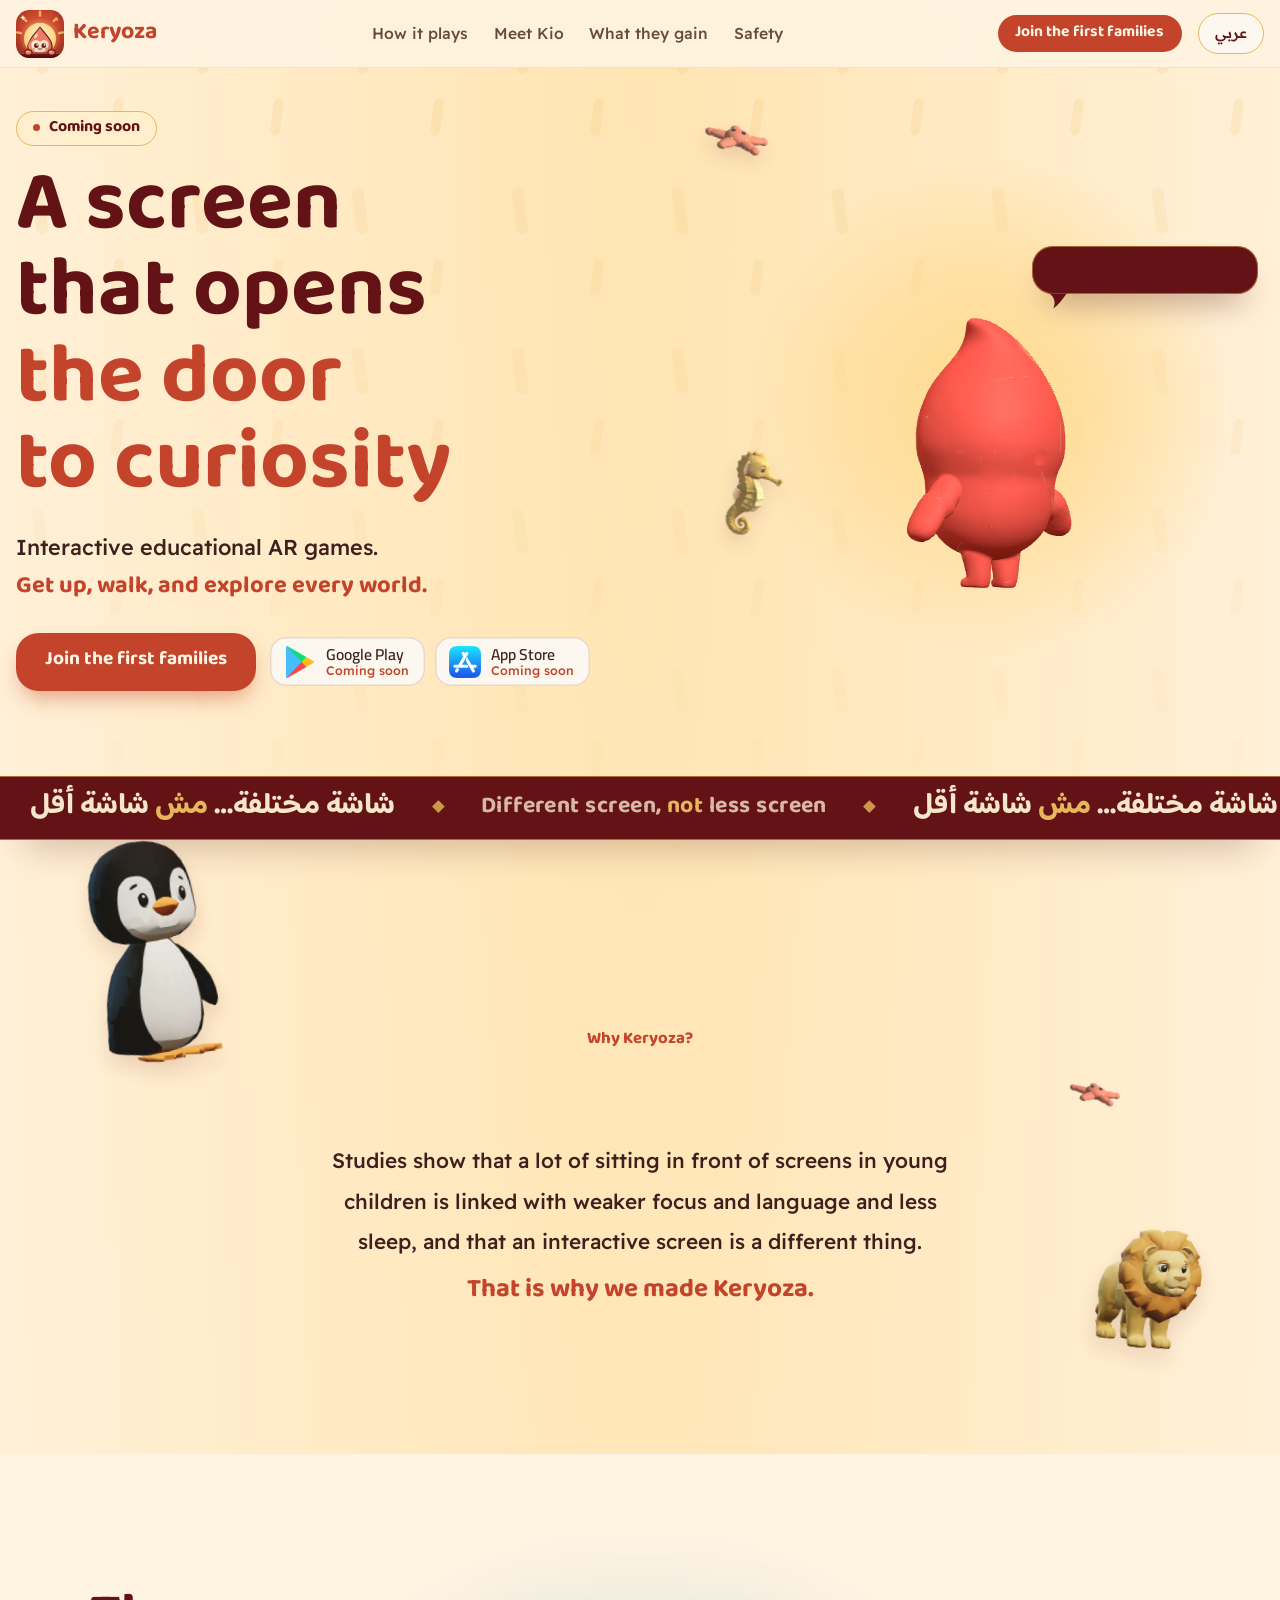
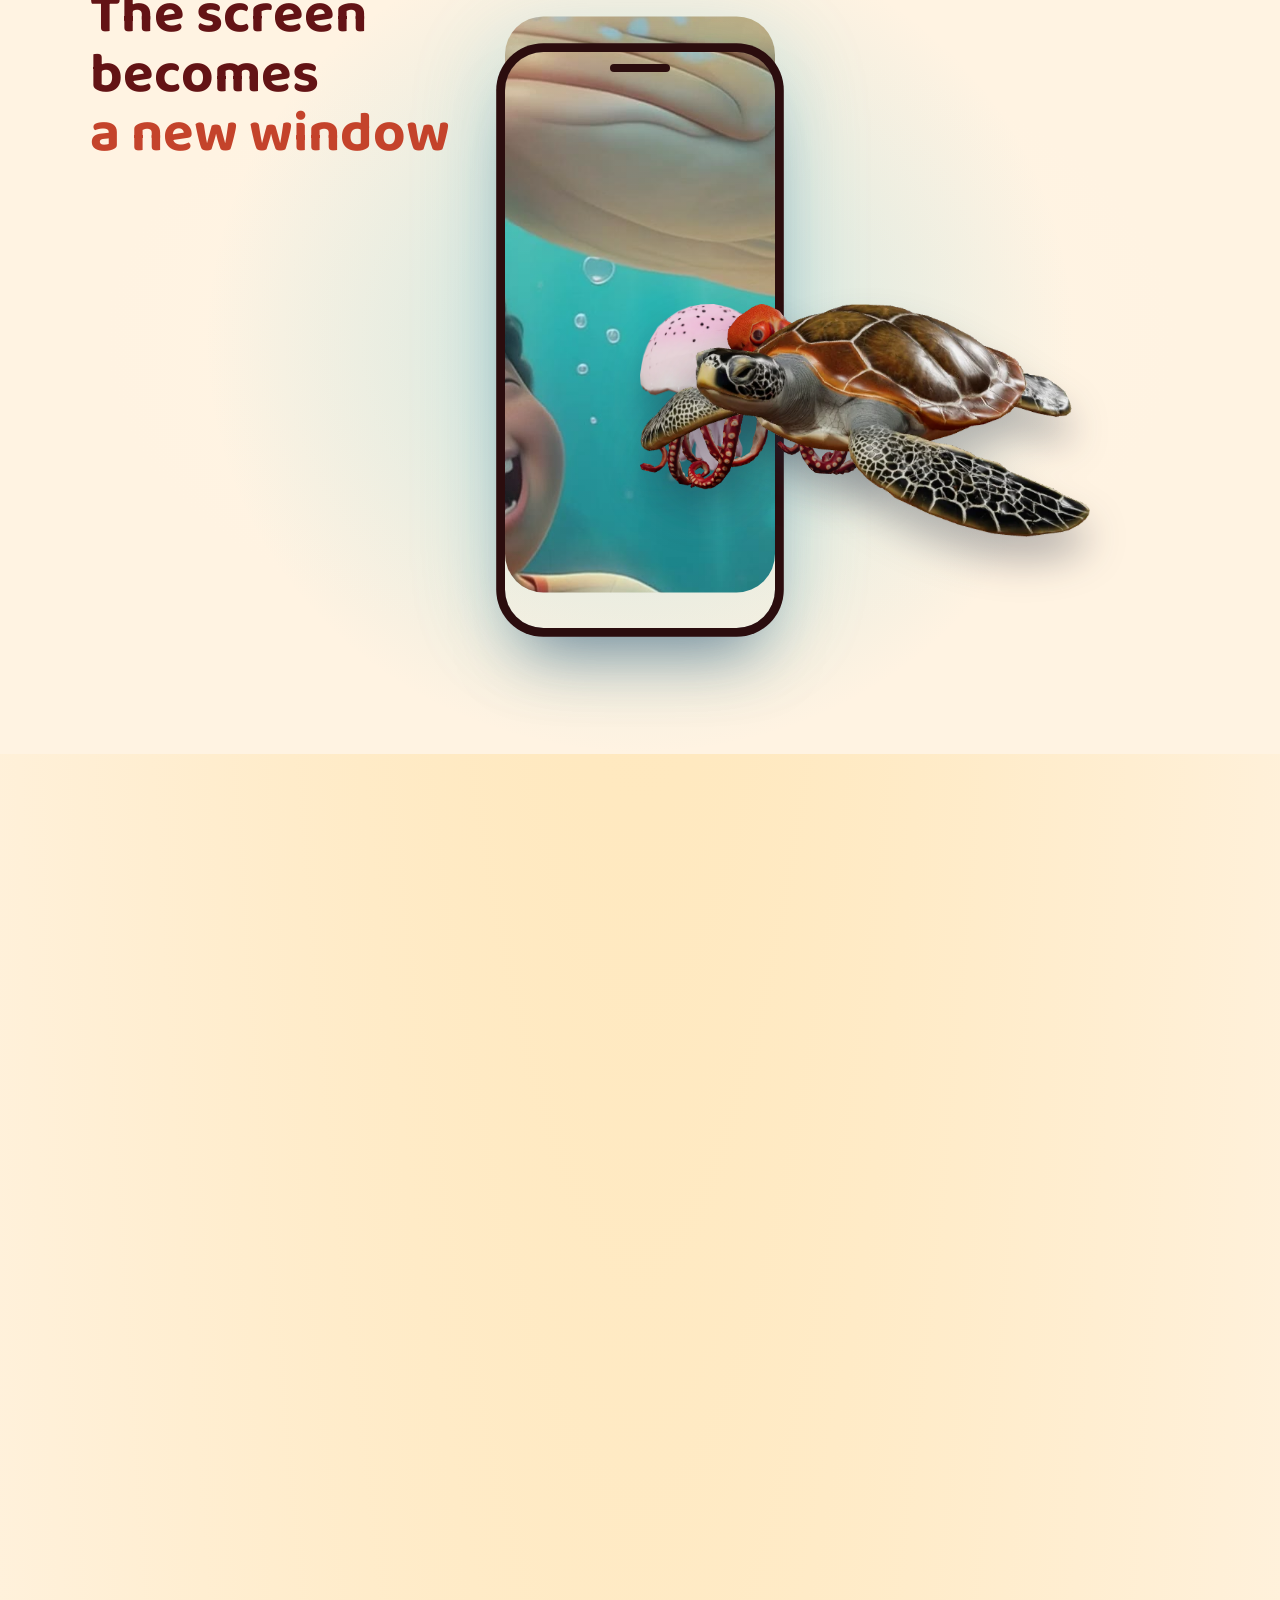
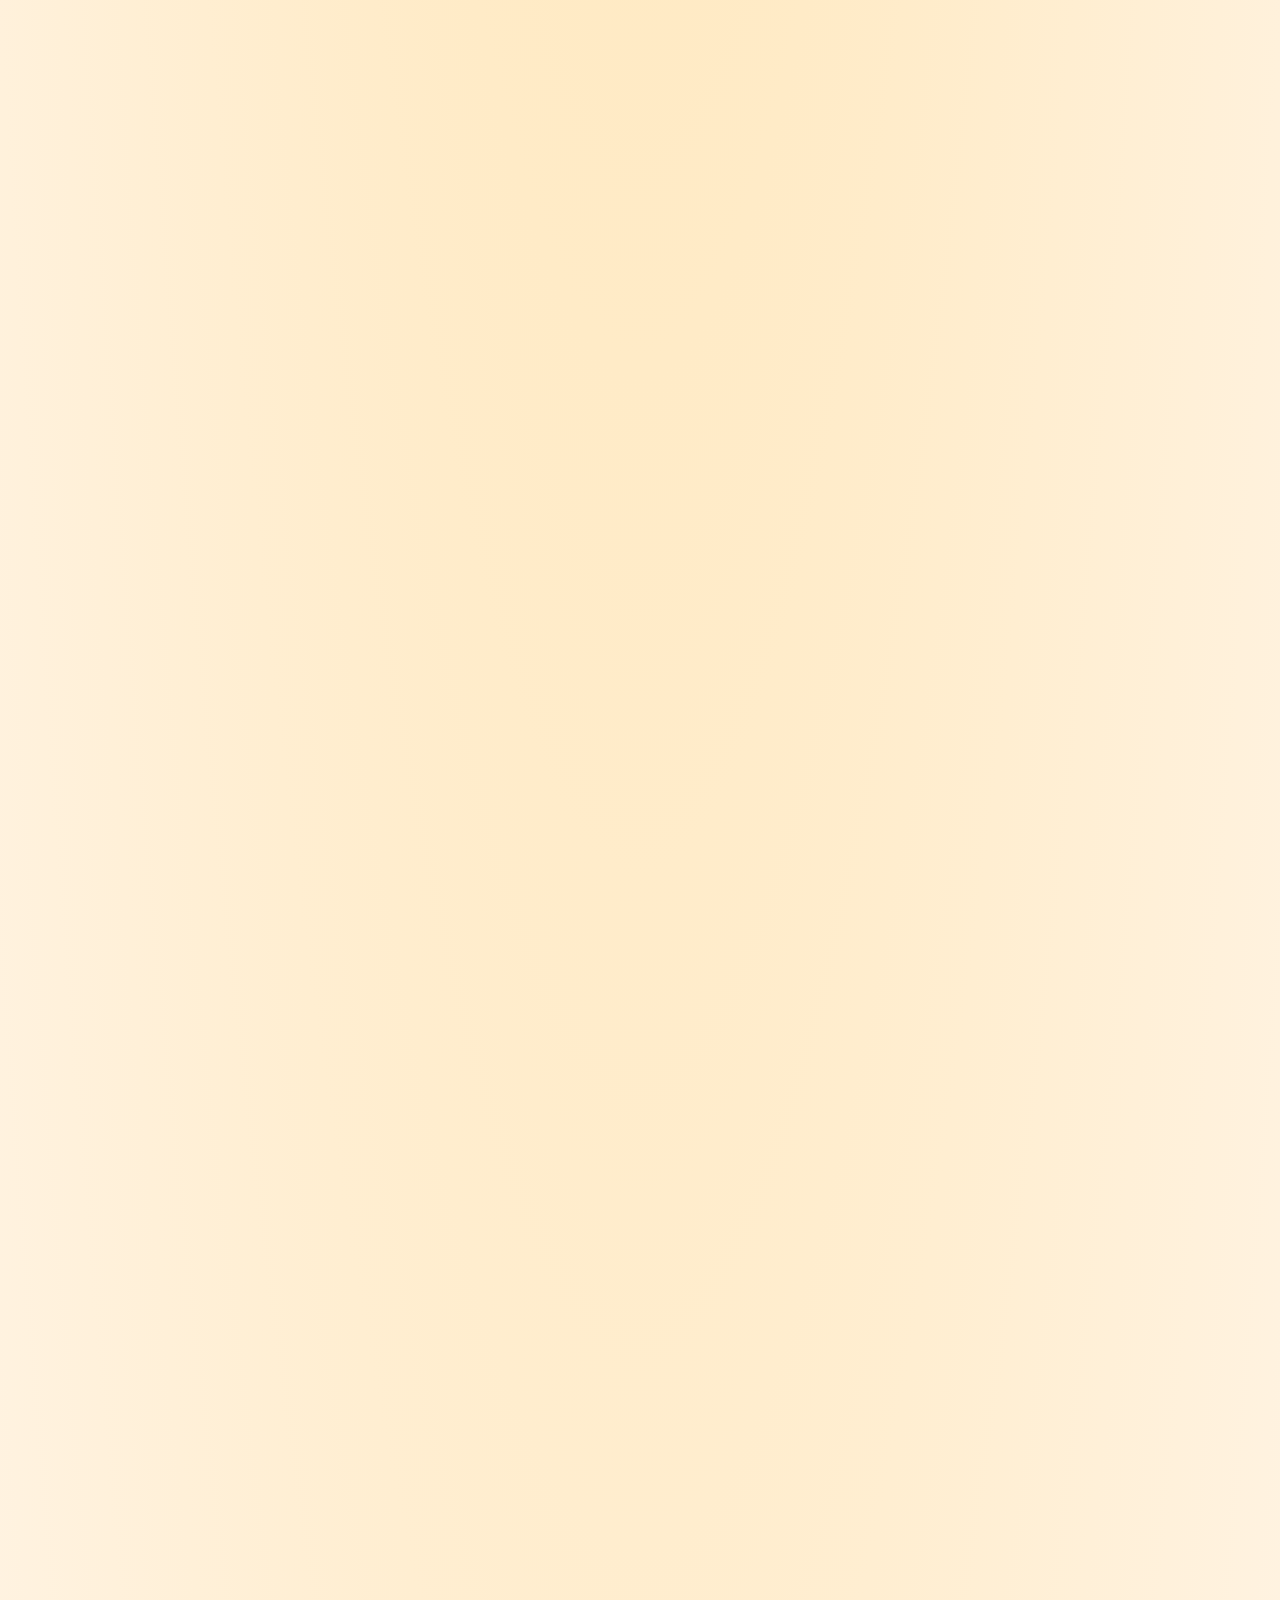
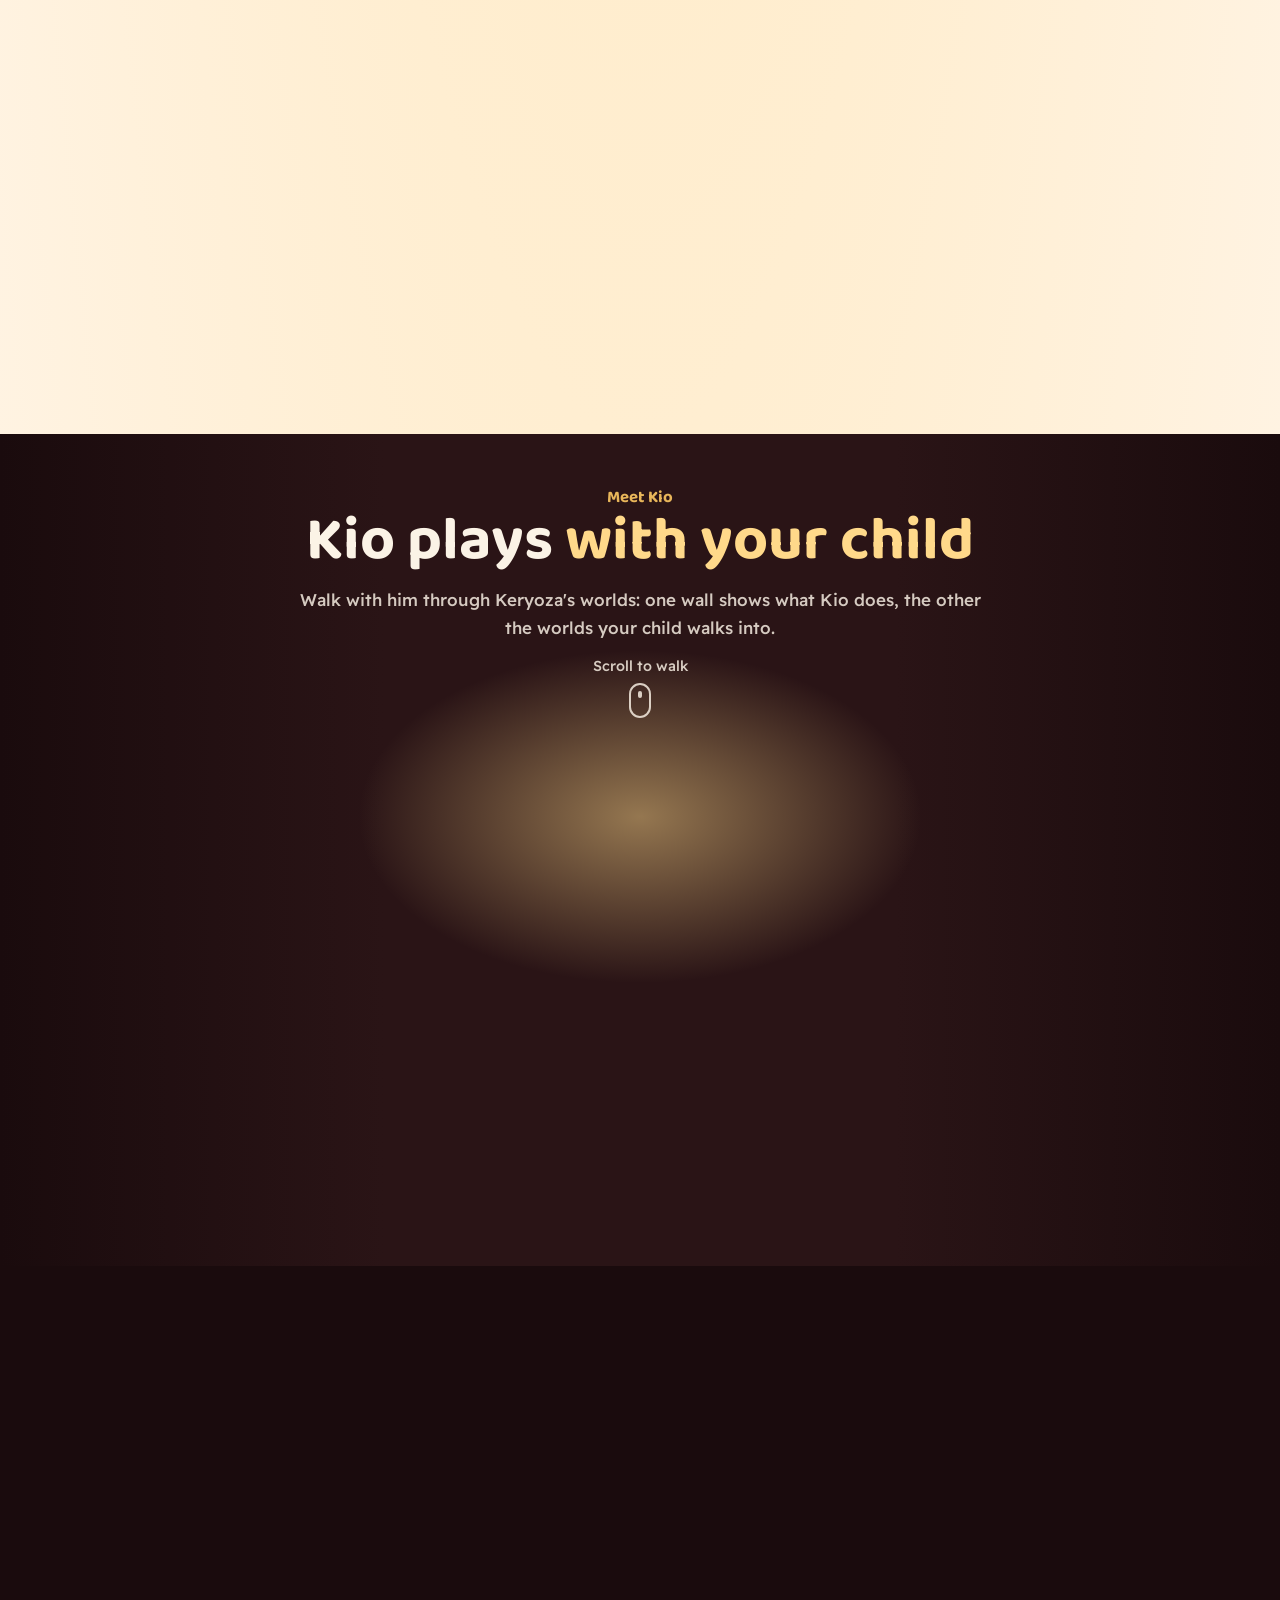
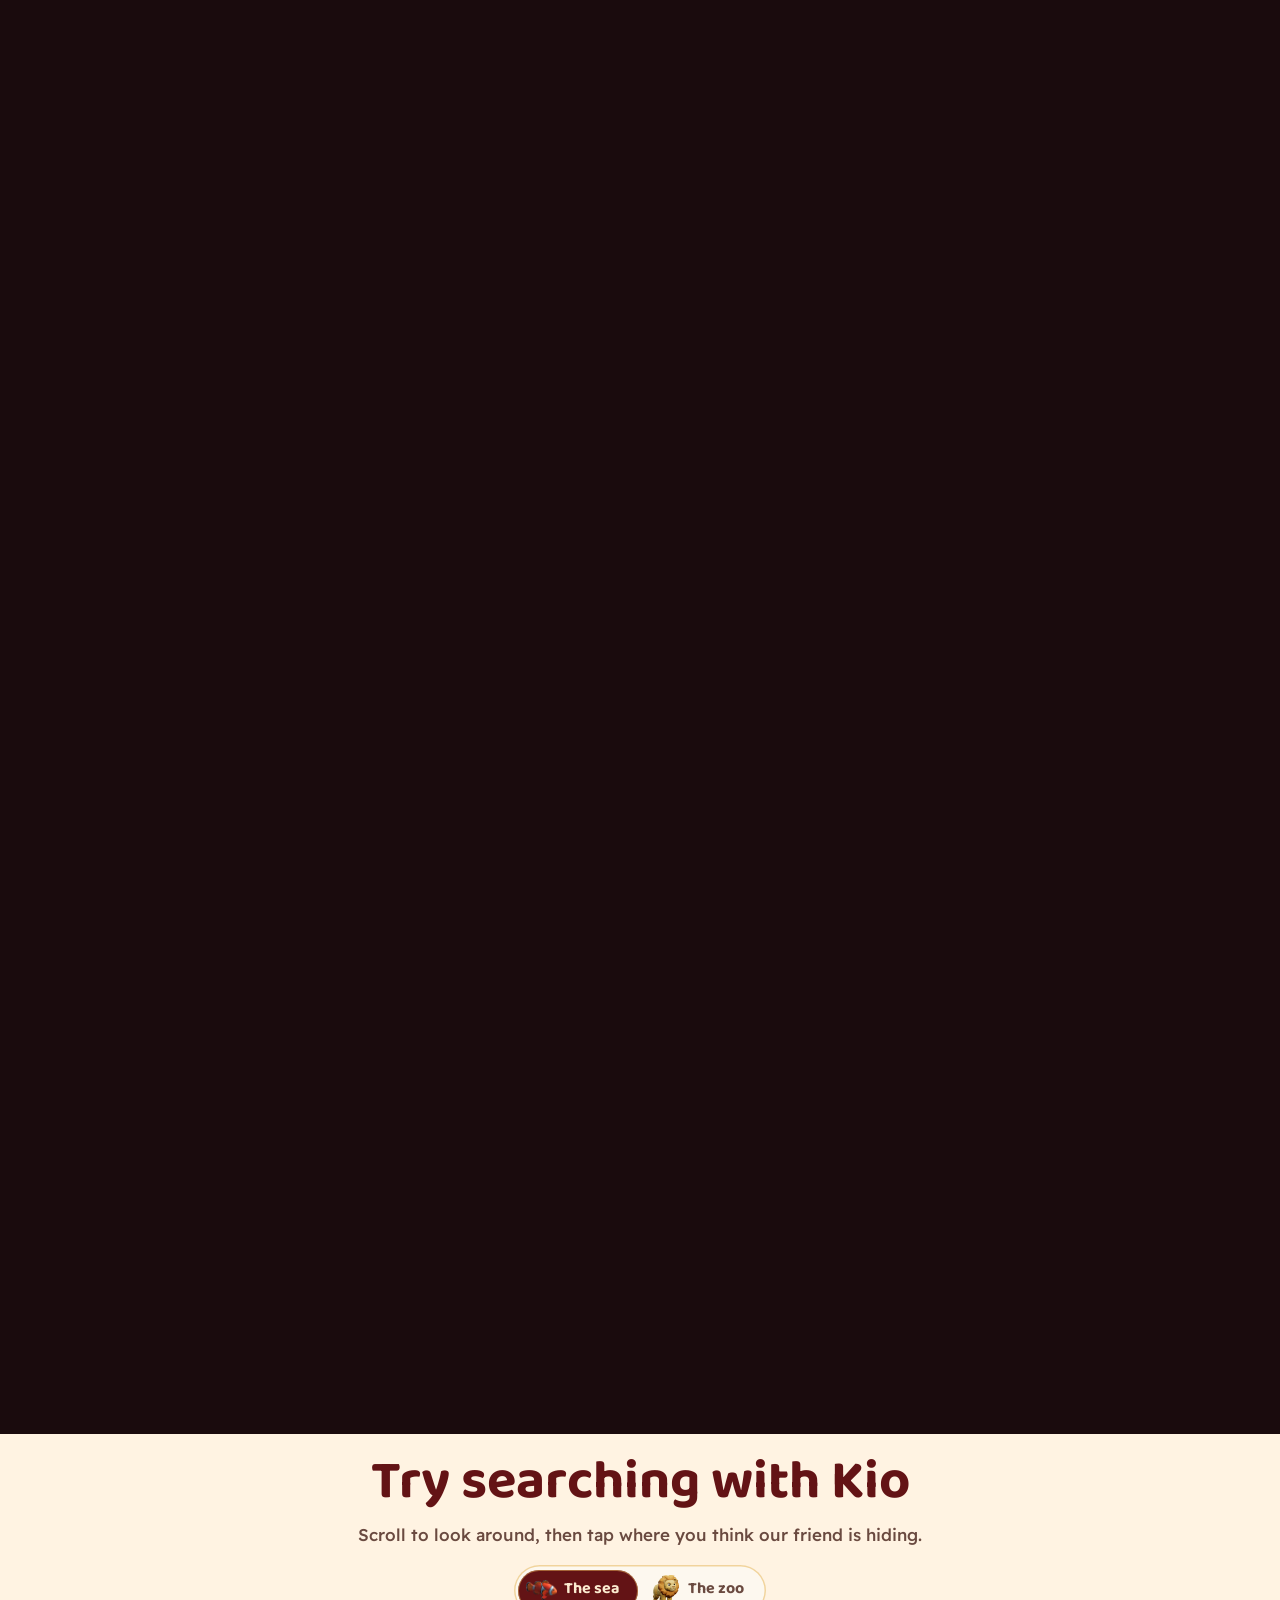
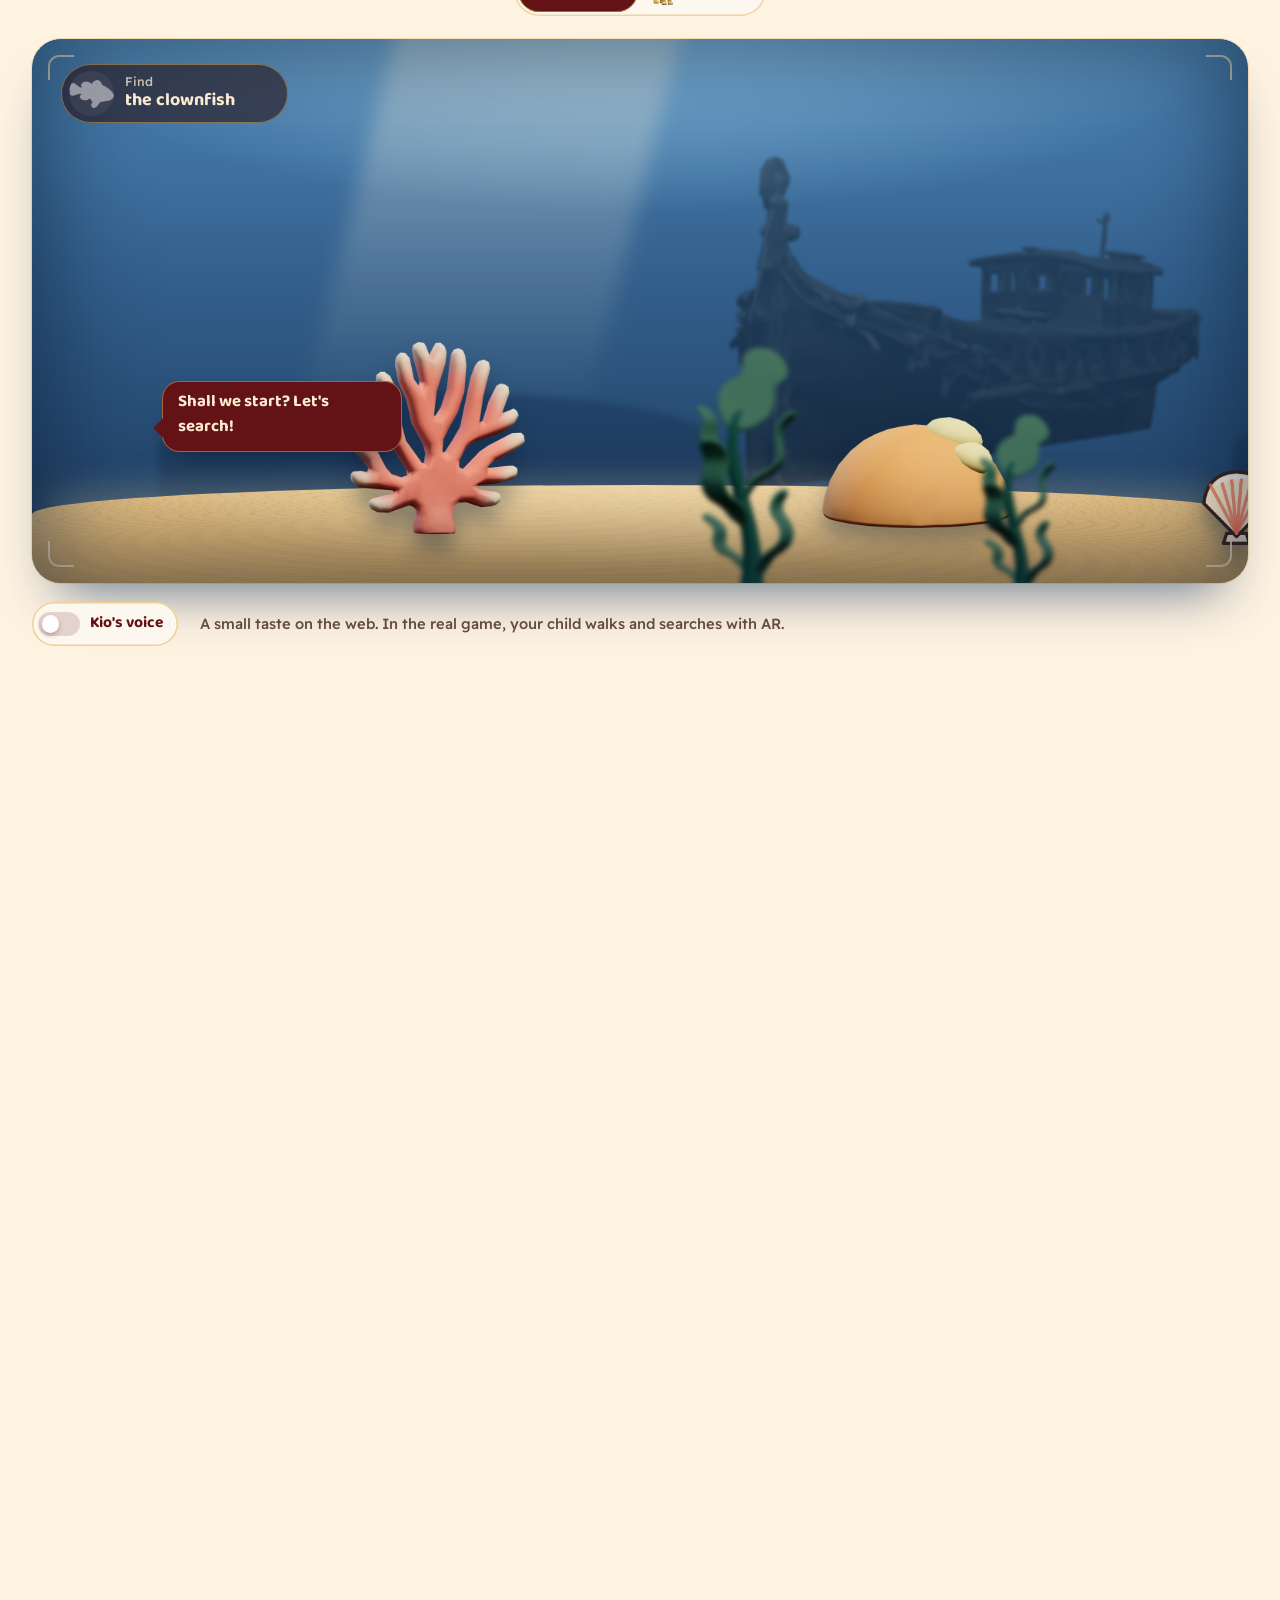
<file: en/index.html>
<!doctype html>
<html lang="en" dir="ltr" data-lang="en">
<head>
<meta charset="utf-8">
<meta name="viewport" content="width=device-width, initial-scale=1, viewport-fit=cover">
<meta http-equiv="Content-Security-Policy" content="default-src 'none'; script-src 'self'; style-src 'self'; font-src 'self'; img-src 'self' data: blob:; media-src 'self'; connect-src 'self' blob:; base-uri 'none'; form-action 'none'">
<meta name="referrer" content="no-referrer">
<title>Keryoza | Arabic AR Learning Games for Kids</title>
<meta name="description" content="Interactive Arabic learning games for kids in augmented reality. With Kio, your child moves, explores and learns. No ads. Free to download.">
<meta name="theme-color" content="#FFF3E2">
<link rel="canonical" href="https://keryoza.com/en/">
<link rel="alternate" hreflang="ar" href="https://keryoza.com/">
<link rel="alternate" hreflang="en" href="https://keryoza.com/en/">
<link rel="alternate" hreflang="x-default" href="https://keryoza.com/">
<link rel="icon" href="../assets/logo.svg" type="image/svg+xml">
<meta property="og:type" content="website">
<meta property="og:site_name" content="Keryoza كريوزا">
<meta property="og:locale" content="en_US">
<meta property="og:locale:alternate" content="ar_AR">
<meta property="og:url" content="https://keryoza.com/en/">
<meta property="og:title" content="Keryoza | Arabic AR Learning Games for Kids">
<meta property="og:description" content="شاشة مختلفة، مش شاشة أقل — Different Screen · NOT Less Screen">
<meta property="og:image" content="https://keryoza.com/assets/share-card.jpg">
<meta property="og:image:width" content="1200">
<meta property="og:image:height" content="630">
<meta property="og:image:alt" content="Keryoza: Different Screen, NOT Less Screen">
<meta name="twitter:card" content="summary_large_image">
<script type="application/ld+json">
{"@context":"https://schema.org","@graph":[
{"@type":"Organization","@id":"https://keryoza.com/#org","name":"Keryoza","alternateName":["كريوزا","كِريوزا","كيريوزا","Keryoza app"],"url":"https://keryoza.com/","logo":"https://keryoza.com/assets/keryoza-512.png","email":"support@keryoza.com"},
{"@type":"WebSite","@id":"https://keryoza.com/#website","name":"Keryoza","alternateName":["كريوزا","كِريوزا"],"url":"https://keryoza.com/","inLanguage":["ar","en"],"publisher":{"@id":"https://keryoza.com/#org"}},
{"@type":"MobileApplication","@id":"https://keryoza.com/#app","name":"Keryoza","alternateName":["كريوزا","كِريوزا"],"operatingSystem":"Android","applicationCategory":"EducationalApplication","inLanguage":"ar","description":"Interactive educational augmented reality (AR) games for children, in Arabic. Kio, a play friend, guides the child, who moves, searches and discovers. No ads.","publisher":{"@id":"https://keryoza.com/#org"}}
]}
</script>
<link rel="preload" href="../assets/baloo-display.woff" as="font" type="font/woff" crossorigin>
<link rel="stylesheet" href="../assets/landing.css">
<noscript><link rel="stylesheet" href="../assets/landing-nojs.css"></noscript>
<script src="../assets/landing.js" defer></script>
<script type="module" src="../assets/landing-kio.js"></script>
</head>
<body>
<div class="meadow-wrap" aria-hidden="true"><svg class="meadow" focusable="false">
  <defs>
    <pattern id="rays" width="160" height="160" patternUnits="userSpaceOnUse">
      <rect x="34" y="28" width="12" height="46" rx="6" transform="rotate(-8 40 51)"/>
      <rect x="112" y="98" width="10" height="38" rx="5" transform="rotate(8 117 117)"/>
    </pattern>
  </defs>
  <rect width="100%" height="100%" fill="url(#rays)"/>
</svg></div>

<a class="skip" href="#why"><span class="en" lang="en">Skip to content</span></a>

<div class="gate" aria-hidden="true"><i class="leaf l"><b><img src="../assets/logo.svg" alt=""></b></i><i class="leaf r"><b><img src="../assets/logo.svg" alt=""></b></i></div>

<header class="bar">
  <a class="brand" href="#top" aria-label="كِريوزا">
    <img src="../assets/logo.svg" width="48" height="48" alt="">
    <span class="brand-word" lang="en" dir="ltr">Keryoza</span>
  </a>
  <nav class="nav" aria-label="Page sections">
    <a href="#window"><span class="en" lang="en">How it plays</span></a>
    <a href="#kio"><span class="en" lang="en">Meet Kio</span></a>
    <a href="#gains"><span class="en" lang="en">What they gain</span></a>
    <a href="#features"><span class="en" lang="en">Safety</span></a>
  </nav>
  <a class="bar-join" href="#join"><span class="en" lang="en">Join the first families</span></a>
  <a class="lang" href="../" data-lang-link><span class="en" lang="ar">عربي</span></a>
</header>

<canvas class="kio-canvas" aria-hidden="true" data-kio-canvas></canvas>
<p class="kio-say" data-kio-say aria-live="polite"></p>
<template data-kio-lines>
  <i data-greet><span class="en" lang="en">Hi! I'm Kio. Shall we play?</span></i>
  <b data-move="jump"><span class="en" lang="en">Hop! A big jump!</span></b>
  <b data-move="wave"><span class="en" lang="en">Why don't fish play football? They're scared of the net!</span></b>
  <b data-move="giggle"><span class="en" lang="en">Hee hee, that tickles!</span></b>
  <b data-move="peek"><span class="en" lang="en">Peekaboo! I found you!</span></b>
  <b data-move="look"><span class="en" lang="en">What has teeth but never bites? A comb!</span></b>
  <b data-move="dance"><span class="en" lang="en">I'm dancing… who's dancing with me?</span></b>
  <b data-move="jump"><span class="en" lang="en">I'm Kio, and I love discovering!</span></b>
</template>
<div class="station station-dock" data-station="dock" aria-hidden="true"><img class="poster" src="../assets/kio-greet.webp" width="400" height="400" alt=""></div>

<main id="top">

    <section class="hero" data-at="hero" aria-labelledby="hero-title">
    <div class="props" aria-hidden="true">
      <img class="prop p1" data-depth="18" src="../assets/prop-shell.webp" alt="">
      <img class="prop p2" data-depth="10" src="../assets/friend-clownfish.webp" alt="">
      <img class="prop p3" data-depth="26" src="../assets/prop-star.webp" alt="">
      <img class="prop p4" data-depth="8" src="../assets/prop-coral.webp" alt="">
      <img class="prop p5" data-depth="14" src="../assets/friend-seahorse.webp" alt="">
    </div>
    <div class="hero-text">
      <p class="chip"><span class="dot" aria-hidden="true"></span><span class="en" lang="en">Coming soon</span></p>
      <h1 id="hero-title">
        
        <span class="en" lang="en"><span class="hl">A screen that opens</span> <em class="hl">the door to curiosity</em></span>
      </h1>
      <p class="hero-sub">
        
        <span class="en" lang="en">Interactive educational AR games. <b>Get up, walk, and explore every world.</b></span>
      </p>
      <div class="cta-row">
        <a class="btn-join" href="#join"><span class="en" lang="en">Join the first families</span></a>
        <div class="stores">
          <span class="store"><img src="../assets/store-google-play.png" width="28" height="32" alt=""><span><b lang="en" dir="ltr">Google Play</b><small class="en" lang="en">Coming soon</small></span></span>
          <span class="store"><img src="../assets/store-app-store.png" width="32" height="32" alt=""><span><b lang="en" dir="ltr">App Store</b><small class="en" lang="en">Coming soon</small></span></span>
        </div>
      </div>
    </div>
    <div class="hero-kio">
      <span class="sun" aria-hidden="true"></span>
      <button type="button" class="station station-hero" data-station="hero" data-kio-tap aria-label="Kio">
        <img class="poster" src="../assets/kio-wave.webp" width="400" height="400" alt="">
      </button>
    </div>
        <div class="band" role="img" aria-label="شاشة مختلفة، مش شاشة أقل — Different screen, NOT less screen" data-band>
      <div class="band-row" dir="rtl" aria-hidden="true"><div class="band-track" data-band-track="1">
        <span class="ar-i">شاشة مختلفة… <em>مش</em> شاشة أقل</span><i></i><span class="en-i" lang="en" dir="ltr">Different screen, <em>not</em> less screen</span><i></i><span class="ar-i">شاشة مختلفة… <em>مش</em> شاشة أقل</span><i></i><span class="en-i" lang="en" dir="ltr">Different screen, <em>not</em> less screen</span><i></i><span class="ar-i">شاشة مختلفة… <em>مش</em> شاشة أقل</span><i></i><span class="en-i" lang="en" dir="ltr">Different screen, <em>not</em> less screen</span><i></i><span class="ar-i">شاشة مختلفة… <em>مش</em> شاشة أقل</span><i></i><span class="en-i" lang="en" dir="ltr">Different screen, <em>not</em> less screen</span><i></i>
      </div></div>
    </div>
  </section>

    <section class="why" id="why" data-at="dock" aria-labelledby="why-title">
    <div class="drift" aria-hidden="true"><img class="d1" data-par="-0.22" src="../assets/friend-penguin.webp" alt="" loading="lazy"><img class="d2" data-par="0.16" src="../assets/prop-star.webp" alt="" loading="lazy"><img class="d3" data-par="-0.1" src="../assets/friend-lion.webp" alt="" loading="lazy"></div>
    <p class="eyebrow"><span class="en" lang="en">Why Keryoza?</span></p>
    <h2 id="why-title" class="reveal"><span class="en" lang="en">A screen, <em>done differently</em></span></h2>
    
    <p class="why-p en" lang="en">Studies show that a lot of sitting in front of screens in young children is linked with weaker focus and language and less sleep, and that an interactive screen is a different thing. <b>That is why we made Keryoza.</b></p>
  </section>

    <section class="portal" id="window" data-at="portal" aria-labelledby="window-title">
    <div class="sticky">
      <video class="portal-video" muted playsinline loop preload="metadata" poster="../assets/window-poster.jpg" aria-hidden="true" data-tall="../assets/window-tall" data-tall-poster="../assets/window-poster-tall.jpg">
        <source src="../assets/window-wide.webm" type="video/webm">
        <source src="../assets/window-wide.mp4" type="video/mp4">
      </video>
      <span class="portal-glow" aria-hidden="true"></span>
      <span class="portal-bezel" aria-hidden="true"><i></i></span>
      <h2 class="portal-title" id="window-title"><span class="en" lang="en">The screen becomes <em>a new window</em></span></h2>
      <span class="swim-clip"><img class="swim far" data-swim="0" src="../assets/sea-jellyfish.webp" width="583" height="728" alt=""></span>
      <span class="swim-clip"><img class="swim mid" data-swim="1" src="../assets/sea-octopus.webp" width="720" height="549" alt=""></span>
      <span class="swim-clip"><img class="swim near" data-swim="2" src="../assets/sea-turtle.webp" width="622" height="322" alt=""></span>
      <button type="button" class="station station-portal" data-station="portal" data-kio-tap aria-label="Kio"><img class="poster" src="../assets/kio-surprised.webp" width="400" height="400" alt=""></button>
      <p class="portal-line"><span class="en" lang="en">The game steps out of the screen… <b>so your child walks to find it</b></span><small><span class="en" lang="en">With AR</span></small></p>
    </div>
  </section>

    <section class="hall" id="kio" data-at="hall" aria-labelledby="hall-title">
    <span id="worlds" class="anchor" aria-hidden="true"></span>
    <div class="sticky">
      <div class="hall-view" data-hall-view aria-hidden="true">
        <div class="hall-world" data-hall-world></div>
      </div>
      <header class="hall-sign" data-hall-sign>
        <p class="eyebrow"><span class="en" lang="en">Meet Kio</span></p>
        <h2 id="hall-title"><span class="en" lang="en">Kio plays <em>with your child</em></span></h2>
        <p><span class="en" lang="en">Walk with him through Keryoza's worlds: one wall shows what Kio does, the other the worlds your child walks into.</span></p>
        <p class="walk-hint"><span class="en" lang="en">Scroll to walk</span><i aria-hidden="true"></i></p>
      </header>

            <ol class="exhibits" data-exhibits>
        <li class="exhibit world" data-side="a" data-act="look">
          <figure class="frame z"><img src="../assets/scene-zoo.webp" width="720" height="876" alt="أصدقاء من حديقة الحيوان في كِريوزا: فيل وزرافة وأسد" loading="lazy"></figure>
          <div class="placard"><p class="pk"><span class="en" lang="en">A world</span></p><h3><span class="en" lang="en">The zoo</span></h3><p><span class="en" lang="en">Animal friends are hiding… and your child searches for them and gets to know them.</span></p></div>
        </li>
        <li class="exhibit kio" data-side="b" data-act="wave">
          <figure class="frame"><img src="../assets/screen-thresholdscreen.webp" width="480" height="584" alt="" loading="lazy"></figure>
          <div class="placard"><p class="pk"><span class="en" lang="en">Kio</span></p><h3><span class="en" lang="en">A play friend</span></h3><p><span class="en" lang="en">He greets your child when play starts and plays alongside them from the first moment.</span></p><blockquote><span class="en" lang="en">"Hi! I'm Kio, let's play"</span></blockquote><button type="button" class="speak" data-audio="kio_s9_hello"><span class="en" lang="en">Hear Kio</span></button></div>
        </li>
        <li class="exhibit world" data-side="a" data-act="look">
          <figure class="frame"><img src="../assets/screen-s21_habitat.webp" width="480" height="584" alt="من لعبة كِريوزا: صديق في حديقة الحيوان" loading="lazy"></figure>
          <div class="placard"><p class="pk"><span class="en" lang="en">The zoo</span></p><h3><span class="en" lang="en">A zoo that grows with them</span></h3><p><span class="en" lang="en">Every friend your child finds joins their own zoo.</span></p></div>
        </li>
        <li class="exhibit kio" data-side="b" data-act="look">
          <figure class="frame"><img src="../assets/screen-s22_seamap.webp" width="480" height="584" alt="" loading="lazy"></figure>
          <div class="placard"><p class="pk"><span class="en" lang="en">Kio</span></p><h3><span class="en" lang="en">Searches together</span></h3><p><span class="en" lang="en">He always says "we": we search together, we find together.</span></p><blockquote><span class="en" lang="en">"Maybe it's behind us! Let's look behind us."</span></blockquote><button type="button" class="speak" data-audio="kio_hint_45s_behind"><span class="en" lang="en">Hear Kio</span></button></div>
        </li>
        <li class="exhibit world" data-side="a" data-act="look">
          <figure class="frame s"><img src="../assets/scene-sea.webp" width="720" height="876" alt="كائنات البحر في كِريوزا: سلحفاة وأخطبوط وسمكة مهرّج" loading="lazy"></figure>
          <div class="placard"><p class="pk"><span class="en" lang="en">A world</span></p><h3><span class="en" lang="en">The sea bed</span></h3><p><span class="en" lang="en">Sea creatures and a hidden treasure… with a real fact at every find.</span></p></div>
        </li>
        <li class="exhibit kio" data-side="b" data-act="look">
          <figure class="frame k"><img src="../assets/kio-idea.webp" width="400" height="400" alt="" loading="lazy"></figure>
          <div class="placard"><p class="pk"><span class="en" lang="en">Kio</span></p><h3><span class="en" lang="en">Guides gently</span></h3><p><span class="en" lang="en">If a find takes a while, he gives a small hint. There is no "wrong" in Keryoza.</span></p><blockquote><span class="en" lang="en">"Not found yet? That's okay! Let's hear the hint again."</span></blockquote><button type="button" class="speak" data-audio="kio_hint_20s_prefix"><span class="en" lang="en">Hear Kio</span></button></div>
        </li>
        <li class="exhibit world" data-side="a" data-act="look">
          <figure class="frame"><img src="../assets/screen-s23_submarine.webp" width="480" height="584" alt="من لعبة كِريوزا: الغوّاصة" loading="lazy"></figure>
          <div class="placard"><p class="pk"><span class="en" lang="en">The sea bed</span></p><h3><span class="en" lang="en">A submarine and a map</span></h3><p><span class="en" lang="en">A trip under the water, and a treasure waiting to be found.</span></p></div>
        </li>
        <li class="exhibit kio" data-side="b" data-act="dance">
          <figure class="frame"><img src="../assets/screen-s19_sleeping.webp" width="480" height="584" alt="" loading="lazy"></figure>
          <div class="placard"><p class="pk"><span class="en" lang="en">Kio</span></p><h3><span class="en" lang="en">Celebrates, then rests</span></h3><p><span class="en" lang="en">He celebrates every find. At the end of a game he gets tired and sleeps. The next game starts when you decide.</span></p><blockquote><span class="en" lang="en">"I'm a little tired. I'll sleep a bit, and we'll play later."</span></blockquote><button type="button" class="speak" data-audio="kio_rest_gap"><span class="en" lang="en">Hear Kio</span></button></div>
        </li>
        <li class="exhibit world" data-side="a" data-act="look">
          <figure class="frame"><img src="../assets/screen-s24_logbook.webp" width="480" height="584" alt="من لعبة كِريوزا: دفتر الاكتشافات" loading="lazy"></figure>
          <div class="placard"><p class="pk"><span class="en" lang="en">The sea bed</span></p><h3><span class="en" lang="en">The finds logbook</span></h3><p><span class="en" lang="en">Your child keeps every creature they found in their own logbook.</span></p></div>
        </li>
        <li class="exhibit kio" data-side="b" data-act="wave">
          <figure class="frame"><img src="../assets/screen-s20_activitychoice.webp" width="480" height="584" alt="" loading="lazy"></figure>
          <div class="placard"><p class="pk"><span class="en" lang="en">Kio</span></p><h3><span class="en" lang="en">Brings them closer to you</span></h3><p><span class="en" lang="en">Before he sleeps, he tells your child about a real-world activity that you chose, and invites them to tell you what they found.</span></p></div>
        </li>
      </ol>

            <div class="hall-end" data-hall-end>
        <h3><span class="en" lang="en">New games <em>on the way</em></span></h3>
        <ul class="doors">
          <li class="door d-space"><img src="../assets/scene-space.webp" width="720" height="876" alt="" loading="lazy"><span class="soon-pill"><span class="en" lang="en">Space</span></span></li>
          <li class="door d-pyr"><img src="../assets/soon-pyramids.webp" width="600" height="498" alt="" loading="lazy"><span class="soon-pill"><span class="en" lang="en">The pyramids</span></span></li>
          <li class="door d-let"><img src="../assets/soon-letters.webp" width="600" height="615" alt="" loading="lazy"><span class="soon-pill"><span class="en" lang="en">Arabic letters</span></span></li>
          <li class="door d-puz"><img src="../assets/soon-puzzle.webp" width="600" height="702" alt="" loading="lazy"><span class="soon-pill"><span class="en" lang="en">Puzzles</span></span></li>
          <li class="door d-cnt"><img src="../assets/soon-counting.webp" width="600" height="322" alt="" loading="lazy"><span class="soon-pill"><span class="en" lang="en">Counting</span></span></li>
          <li class="door d-his"><img src="../assets/soon-history.webp" width="600" height="428" alt="" loading="lazy"><span class="soon-pill"><span class="en" lang="en">A journey through history</span></span></li>
        </ul>
      </div>

      <div class="hud" data-hud aria-live="polite"><div class="hud-in" data-hud-in></div><p class="hud-count" data-hud-count></p></div>
      <button type="button" class="station station-hall" data-station="hall" data-kio-tap aria-label="Kio"><img class="poster" src="../assets/kio-point.webp" width="400" height="400" alt=""></button>
    </div>
  </section>

    <section class="try" id="try" data-at="try" aria-labelledby="try-title">
    <div class="sticky">
    <div class="try-head">
      <h2 id="try-title"><span class="en" lang="en">Try searching with Kio</span></h2>
      <p><span class="en" lang="en">Scroll to look around, then tap where you think our friend is hiding.</span></p>
      <div class="worlds" role="group" aria-label="العالم · World">
        <button type="button" data-go="sea" aria-pressed="true"><img src="../assets/friend-clownfish.webp" alt=""><span class="en" lang="en">The sea</span></button>
        <button type="button" data-go="zoo" aria-pressed="false"><img src="../assets/friend-lion.webp" alt=""><span class="en" lang="en">The zoo</span></button>
      </div>
    </div>
    <div class="stage" data-stage data-on="sea">
      <div class="pano" data-pano>
        <div class="world" data-world="sea">
          <div class="layer back" data-layer="0.35" aria-hidden="true">
            <i class="ray r1"></i><i class="ray r2"></i><i class="ray r3"></i>
            <i class="far f1"></i><i class="far f2"></i><i class="far f3"></i>
            <img class="ship" src="../assets/try-ship.webp" width="760" height="536" alt="">
          </div>
          <div class="layer mid" data-layer="1">
            <img class="deco d-mound" src="../assets/try-mound.webp" width="520" height="306" alt="" aria-hidden="true">
            <img class="deco d-anchor" src="../assets/try-anchor.webp" width="400" height="392" alt="" aria-hidden="true">
            <img class="deco d-shell" src="../assets/prop-shell.webp" width="200" height="200" alt="" aria-hidden="true">
            <img class="deco d-star" src="../assets/prop-star.webp" width="200" height="200" alt="" aria-hidden="true">
            <button type="button" class="spot spot-coral" data-spot="0"><span class="vh"><span class="en" lang="en">Coral</span></span><img src="../assets/try-coral.webp" width="460" height="498" alt=""></button>
            <button type="button" class="spot spot-clam" data-spot="1"><span class="vh"><span class="en" lang="en">A giant clam</span></span><img src="../assets/try-clam.webp" width="520" height="451" alt=""></button>
            <button type="button" class="spot spot-chest" data-spot="2"><span class="vh"><span class="en" lang="en">A chest</span></span><img class="shut" src="../assets/try-chest.webp" width="520" height="380" alt=""><img class="opened" src="../assets/try-chest-open.webp" width="520" height="515" alt=""></button>
            <img class="friend" data-friend src="../assets/friend-clownfish.webp" width="200" height="200" alt="">
          </div>
          <div class="layer front" data-layer="1.6" aria-hidden="true"><img class="kelp k1" src="../assets/try-kelp.webp" alt=""><img class="kelp k2" src="../assets/try-kelp.webp" alt=""><img class="kelp k3" src="../assets/try-kelp.webp" alt=""><img class="kelp k4" src="../assets/try-kelp.webp" alt=""></div>
        </div>
        <div class="world" data-world="zoo" hidden>
          <div class="layer back" data-layer="0.35" aria-hidden="true">
            <i class="cloud c1"></i><i class="cloud c2"></i><i class="cloud c3"></i>
            <i class="hill h1"></i><i class="hill h2"></i><i class="hill h3"></i>
            <img class="far-tree t1" src="../assets/zoo-treetall.webp" alt=""><img class="far-tree t2" src="../assets/zoo-treetall.webp" alt=""><img class="far-tree t3" src="../assets/zoo-treetall.webp" alt=""><img class="far-tree t4" src="../assets/zoo-treetall.webp" alt="">
          </div>
          <div class="layer mid" data-layer="1">
            <img class="deco d-fence f-a" src="../assets/zoo-fence.webp" width="520" height="422" alt="" aria-hidden="true">
            <img class="deco d-fence f-b" src="../assets/zoo-fence.webp" width="520" height="422" alt="" aria-hidden="true">
            <img class="deco d-sign" src="../assets/zoo-sign.webp" width="300" height="472" alt="" aria-hidden="true">
            <img class="deco d-flowers" src="../assets/zoo-flowers.webp" width="460" height="215" alt="" aria-hidden="true">
            <button type="button" class="spot spot-bush" data-spot="0"><span class="vh"><span class="en" lang="en">A bush</span></span><img src="../assets/zoo-bush.webp" width="520" height="358" alt=""></button>
            <button type="button" class="spot spot-rock" data-spot="1"><span class="vh"><span class="en" lang="en">A rock</span></span><img src="../assets/zoo-rock.webp" width="520" height="358" alt=""></button>
            <button type="button" class="spot spot-tree" data-spot="2"><span class="vh"><span class="en" lang="en">A tree</span></span><img src="../assets/zoo-tree.webp" width="440" height="686" alt=""></button>
            <img class="friend" data-friend src="../assets/friend-lion.webp" width="380" height="445" alt="">
          </div>
          <div class="layer front" data-layer="1.6" aria-hidden="true"><img class="blur-front g1" src="../assets/zoo-bush.webp" alt=""><img class="blur-front g2" src="../assets/zoo-flowers.webp" alt=""><img class="blur-front g3" src="../assets/zoo-bush.webp" alt=""></div>
        </div>
      </div>
      <div class="sand" aria-hidden="true"></div>
      <div class="bubbles" aria-hidden="true"><i></i><i></i><i></i><i></i><i></i><i></i><i></i></div>
      <div class="finder" aria-hidden="true"><i></i><i></i><i></i><i></i></div>
      <p class="mission" data-mission aria-live="polite"><img data-mission-pic src="../assets/friend-clownfish.webp" width="200" height="200" alt=""><span><small><span class="en" lang="en">Find</span></small><b data-mission-name><span class="en" lang="en">the clownfish</span></b></span><i class="tick"></i></p>
      <div class="stage-kio">
        <p class="bubble on" data-try-bubble aria-live="polite"><span class="en" lang="en">Shall we start? Let's search!</span></p>
        <button type="button" class="station station-try" data-station="try" data-kio-tap aria-label="Kio"><img class="poster" src="../assets/kio-curious.webp" width="400" height="400" alt=""></button>
      </div>
      <span class="sparks" aria-hidden="true"><i></i><i></i><i></i></span>
    </div>
    <div class="try-foot">
      <button type="button" class="btn-quiet" data-try-reset hidden><span class="en" lang="en">Hide it again</span></button>
      <label class="sound-toggle"><input type="checkbox" role="switch" data-try-sound><i aria-hidden="true"></i><span class="en" lang="en">Kio's voice</span></label>
      <p class="try-caption"><span class="en" lang="en">A small taste on the web. In the real game, your child walks and searches with AR.</span></p>
    </div>
    </div>
    <template data-try-lines>
      <b data-k="start" data-audio="kio_intro_nudge"><span class="en" lang="en">Shall we start? Let's search!</span></b>
      <b data-k="wrong" data-audio="kio_hunt_far_tap"><span class="en" lang="en">Not here! Let's look somewhere else.</span></b>
      <b data-k="hint" data-audio="kio_hint_45s_behind"><span class="en" lang="en">Maybe it's behind us! Let's look behind us.</span></b>
      <b data-k="seen" data-audio="kio_hunt_seen"><span class="en" lang="en">There it is! Let's tap it!</span></b>
      <b data-k="friend-clownfish"><span class="en" lang="en">the clownfish</span></b>
      <b data-k="friend-sea_turtle"><span class="en" lang="en">the sea turtle</span></b>
      <b data-k="friend-seahorse"><span class="en" lang="en">the seahorse</span></b>
      <b data-k="friend-lion"><span class="en" lang="en">the lion</span></b>
      <b data-k="friend-panda"><span class="en" lang="en">the panda</span></b>
      <b data-k="friend-penguin"><span class="en" lang="en">the penguin</span></b>
      <b data-k="found" data-audio="kio_found_cheer_1"><span class="en" lang="en">Great! We found it!</span></b>
    </template>
  </section>

    <section class="gains" id="gains" data-at="dock" data-scrub="gains" aria-labelledby="gains-title">
    <div class="sticky">
      <div class="gains-head">
        <p class="eyebrow"><span class="en" lang="en">What your child gains</span></p>
        <h2 id="gains-title"><span class="en" lang="en">They play, <em>and they grow</em></span></h2>
        <p><span class="en" lang="en">Every Keryoza game is built around one clear thing your child learns.</span></p>
      </div>
      <div class="wheel" data-wheel>
        <article class="skill"><figure><img src="../assets/screen-thresholdscreen.webp" width="480" height="584" alt="" loading="lazy"></figure><p class="tag"><span class="en" lang="en">Skill</span></p><h3><span class="en" lang="en">Moving</span></h3><p><span class="en" lang="en">They get up, walk and turn to discover, instead of sitting still for long.</span></p></article>
        <article class="skill"><figure><img src="../assets/screen-s22_seamap.webp" width="480" height="584" alt="" loading="lazy"></figure><p class="tag"><span class="en" lang="en">Skill</span></p><h3><span class="en" lang="en">Listening &amp; following clues</span></h3><p><span class="en" lang="en">They hear Kio's clue and keep it in mind while they walk and search.</span></p></article>
        <article class="skill know"><figure class="z"><img src="../assets/scene-zoo.webp" width="720" height="876" alt="" loading="lazy"></figure><p class="tag"><span class="en" lang="en">Knowledge</span></p><h3><span class="en" lang="en">Animals</span></h3><p><span class="en" lang="en">They get to know animals, with a real fact at every find.</span></p></article>
        <article class="skill"><figure><img src="../assets/screen-s21_habitat.webp" width="480" height="584" alt="" loading="lazy"></figure><p class="tag"><span class="en" lang="en">Skill</span></p><h3><span class="en" lang="en">Place words</span></h3><p><span class="en" lang="en">On, under, next to, behind: words they learn while moving.</span></p></article>
        <article class="skill know"><figure class="s"><img src="../assets/scene-sea.webp" width="720" height="876" alt="" loading="lazy"></figure><p class="tag"><span class="en" lang="en">Knowledge</span></p><h3><span class="en" lang="en">Sea creatures</span></h3><p><span class="en" lang="en">They find sea creatures, hear a real fact about each one, and keep every find in their own logbook.</span></p></article>
        <article class="skill"><figure><img src="../assets/screen-s24_logbook.webp" width="480" height="584" alt="" loading="lazy"></figure><p class="tag"><span class="en" lang="en">Skill</span></p><h3><span class="en" lang="en">Remembering</span></h3><p><span class="en" lang="en">Every find comes with a small real fact to hear and remember.</span></p></article>
        <article class="skill"><figure><img src="../assets/screen-s14c_card_gift.webp" width="480" height="584" alt="" loading="lazy"></figure><p class="tag"><span class="en" lang="en">Skill</span></p><h3><span class="en" lang="en">Sharing</span></h3><p><span class="en" lang="en">They give Kio a gift and look after the friends they found.</span></p></article>
        <article class="skill"><figure><img src="../assets/screen-s14c_card_pawcoin.webp" width="480" height="584" alt="" loading="lazy"></figure><p class="tag"><span class="en" lang="en">Skill</span></p><h3><span class="en" lang="en">Their Arabic</span></h3><p><span class="en" lang="en">They hear clear Arabic in every game, so they learn more words.</span></p></article>
        <article class="skill"><figure><img src="../assets/screen-s23_submarine.webp" width="480" height="584" alt="" loading="lazy"></figure><p class="tag"><span class="en" lang="en">Skill</span></p><h3><span class="en" lang="en">Curiosity &amp; confidence</span></h3><p><span class="en" lang="en">Every small find builds confidence and makes them ask: what's next?</span></p></article>
        <article class="skill know more"><figure class="sp"><img src="../assets/scene-space.webp" width="720" height="876" alt="" loading="lazy"></figure><p class="tag"><span class="en" lang="en">And new knowledge</span></p><h3><span class="en" lang="en">And more with every game</span></h3><p><span class="en" lang="en">Each new game brings a new world and new things to discover.</span></p></article>
      </div>
      <div class="wheel-nav">
        <button type="button" data-wheel-step="-1" aria-label="Previous"><i aria-hidden="true"></i></button>
        <button type="button" data-wheel-step="1" aria-label="Next"><i aria-hidden="true"></i></button>
      </div>
    </div>
  </section>

    <section class="rest" id="rest" data-at="dock" aria-labelledby="rest-title">
    <div class="rest-head">
      <p class="eyebrow"><span class="en" lang="en">Balanced play</span></p>
      <h2 id="rest-title"><span class="en" lang="en">We play, <em>then we rest</em></span></h2>
    </div>
    <div class="rest-grid">
      <div class="phone-col">
        <div class="phone" aria-hidden="true">
          <img class="on" data-rest-img="0" src="../assets/screen-thresholdscreen.webp" width="480" height="584" alt="">
          <img data-rest-img="1" src="../assets/screen-s20_activitychoice.webp" width="480" height="584" alt="" loading="lazy">
          <img data-rest-img="2" src="../assets/screen-s19_sleeping.webp" width="480" height="584" alt="" loading="lazy">
          <img data-rest-img="3" src="../assets/screen-playtimescreen.webp" width="480" height="584" alt="" loading="lazy">
        </div>
      </div>
      <ol class="rest-steps">
        <li class="on" data-rest-step="0"><b class="en" lang="en">Game time</b><p><span class="en" lang="en">A short game where your child walks, searches and discovers, for the time you choose.</span></p><p class="note"><span class="en" lang="en">Best played in a clear, open space with a grown-up nearby.</span></p></li>
        <li data-rest-step="1"><b class="en" lang="en">Time to move</b><p><span class="en" lang="en">After every game: time to move away from the screen, and a real-world activity a parent picks.</span></p></li>
        <li data-rest-step="2"><b class="en" lang="en">Kio sleeps</b><p><span class="en" lang="en">Kio celebrates, then quietly falls asleep. No countdown, no pressure, no messages calling your child to play.</span></p></li>
        <li data-rest-step="3"><b class="en" lang="en">Parents decide</b><p><span class="en" lang="en">Only a parent can open the next game. The daily play limit is the same for everyone, free or paid, and is never for sale.</span></p></li>
      </ol>
    </div>
  </section>

    <section class="features" id="features" data-at="dock" aria-labelledby="feat-title">
    <p class="eyebrow"><span class="en" lang="en">Keryoza features</span></p>
    <h2 id="feat-title"><span class="en" lang="en">A safe learning game <em>that gives your child a lot</em></span></h2>
    <ul class="tiles">
      <li><svg viewBox="0 0 32 32" aria-hidden="true"><circle cx="16" cy="16" r="11"/><path d="M8 24 24 8"/></svg><h3><span class="en" lang="en">No ads, ever</span></h3><p><span class="en" lang="en">No ads and no pop-ups inside the game.</span></p></li>
      <li><svg viewBox="0 0 32 32" aria-hidden="true"><path d="M10 21v-6a6 6 0 0 1 12 0v6l2 3H8Z"/><path d="M6 6l20 20"/></svg><h3><span class="en" lang="en">No alerts calling your child</span></h3><p><span class="en" lang="en">We send your child no notifications, and nothing is designed to pull them to the screen.</span></p></li>
      <li><svg viewBox="0 0 32 32" aria-hidden="true"><rect x="10" y="4" width="12" height="24" rx="3"/><path d="M14 23h4"/><path d="M16 10v6"/></svg><h3><span class="en" lang="en">AR stays on the phone</span></h3><p><span class="en" lang="en">The AR view is processed on the phone only. Nothing of it is recorded, stored or sent.</span></p></li>
      <li><svg viewBox="0 0 32 32" aria-hidden="true"><path d="M24 19A9 9 0 0 1 13 8a9 9 0 1 0 11 11Z"/></svg><h3><span class="en" lang="en">Balanced play with rest</span></h3><p><span class="en" lang="en">You choose the game time, then Kio rests. The next game waits for your OK.</span></p></li>
      <li><svg viewBox="0 0 32 32" aria-hidden="true"><ellipse cx="11" cy="11" rx="4" ry="6"/><ellipse cx="21" cy="21" rx="4" ry="6"/></svg><h3><span class="en" lang="en">Movement after every game</span></h3><p><span class="en" lang="en">When the game ends, it's time to move away from the screen.</span></p></li>
      <li><svg viewBox="0 0 32 32" aria-hidden="true"><path d="M16 4l3.5 7 7.5 1-5.5 5.2 1.3 7.6L16 21.3 9.2 24.8l1.3-7.6L5 12l7.5-1Z"/></svg><h3><span class="en" lang="en">Real skills</span></h3><p><span class="en" lang="en">Moving, listening, place words, remembering and sharing.</span></p></li>
      <li><svg viewBox="0 0 32 32" aria-hidden="true"><path d="M6 13v6h5l7 6V7l-7 6Z"/><path d="M22 11a7 7 0 0 1 0 10"/></svg><h3><span class="en" lang="en">In Arabic</span></h3><p><span class="en" lang="en">The app is in Arabic, because we believe in the value of the Arabic language and in keeping it alive.</span></p></li>
      <li><svg viewBox="0 0 32 32" aria-hidden="true"><circle cx="16" cy="16" r="12"/><path d="M11 18a6 6 0 0 0 10 0"/><path d="M12 12h.01M20 12h.01"/></svg><h3><span class="en" lang="en">Truly fun</span></h3><p><span class="en" lang="en">Search-and-discover adventures with a friend who celebrates every find.</span></p></li>
      <li><svg viewBox="0 0 32 32" aria-hidden="true"><rect x="7" y="14" width="18" height="13" rx="3"/><path d="M11 14v-3a5 5 0 0 1 10 0v3"/></svg><h3><span class="en" lang="en">Parents in control</span></h3><p><span class="en" lang="en">Settings and play time sit behind a gate only parents can open. Your child plays; you decide.</span></p></li>
    </ul>
  </section>

    <section class="faq" id="faq" data-at="dock" aria-labelledby="faq-title">
    <div class="drift" aria-hidden="true"><img class="d4" data-par="0.2" src="../assets/friend-clownfish.webp" alt="" loading="lazy"><img class="d5" data-par="-0.14" src="../assets/prop-shell.webp" alt="" loading="lazy"><img class="d6" data-par="0.1" src="../assets/friend-panda.webp" alt="" loading="lazy"></div>
    <p class="eyebrow"><span class="en" lang="en">What is Keryoza?</span></p>
    <h2 id="faq-title"><span class="en" lang="en">Keryoza <em>in short</em></span></h2>
    
    <p class="what en" lang="en">Keryoza is a children's app for smartphones. It offers interactive educational games in augmented reality (AR) and speaks only Arabic. Kio, a play friend, guides the child, who moves, searches, explores and learns something new in every game. It is made for parents who want a different screen for their children, not less screen. There are no ads, AR runs on the phone only, and no video or picture is recorded or saved.</p>
    <div class="qa">
      <details><summary><span class="en" lang="en">What is Keryoza?</span></summary><p><span class="en" lang="en">Keryoza is an app of interactive educational games for children in augmented reality, in Arabic. Kio, a play friend, guides the child as they move, search and discover.</span></p></details>
      <details><summary><span class="en" lang="en">Which phones does Keryoza work on?</span></summary><p><span class="en" lang="en">Keryoza works on smartphones that support augmented reality (AR). It starts on Android and is coming soon to iPhone.</span></p></details>
      <details><summary><span class="en" lang="en">Is Keryoza free?</span></summary><p><span class="en" lang="en">Yes, Keryoza is free to download.</span></p></details>
      <details><summary><span class="en" lang="en">Is Keryoza safe for my child?</span></summary><p><span class="en" lang="en">Keryoza has no ads and no notifications that pull the child back to play. AR runs on the phone only, and no video or picture is recorded or saved.</span></p></details>
      <details><summary><span class="en" lang="en">What does a child learn in Keryoza?</span></summary><p><span class="en" lang="en">Every game teaches the child one new, clear thing. They move, search and notice details to find what Kio points them to, and every new game brings a new world to discover.</span></p></details>
      <details><summary><span class="en" lang="en">Is Keryoza in Arabic?</span></summary><p><span class="en" lang="en">Yes, Keryoza speaks only Arabic, in both voice and text. The child hears Kio guiding them step by step.</span></p></details>
    </div>
  </section>

    <section class="join" id="join" data-at="join" aria-labelledby="join-title">
    <div class="join-stage">
      <div class="join-kio">
        <span class="sun" aria-hidden="true"></span>
        <button type="button" class="station station-join" data-station="join" data-kio-tap aria-label="Kio"><img class="poster" src="../assets/kio-wave.webp" width="400" height="400" alt=""></button>
      </div>

      <div class="ticket" data-ticket>
        <div class="ticket-main">
          <p class="ticket-kicker"><span class="en" lang="en">First families pass</span></p>
          <h2 id="join-title"><span class="en" lang="en">Welcome to <em>the Keryoza family</em></span></h2>
          <p class="ticket-sub"><span class="en" lang="en">We launch soon. Press the button, send the ready email, and we'll tell you the moment we launch.</span></p>
                    <div class="join-form">
                        <label class="agree"><input type="checkbox" data-join-ok> <span class="en" lang="en">I agree to get emails from Keryoza about the launch and new games.</span></label>
            <a class="btn-ticket" href="mailto:support@keryoza.com" data-join-btn>
              <svg viewBox="0 0 24 24" width="22" height="22" aria-hidden="true"><path d="M3 6.5A1.5 1.5 0 0 1 4.5 5h15A1.5 1.5 0 0 1 21 6.5v11a1.5 1.5 0 0 1-1.5 1.5h-15A1.5 1.5 0 0 1 3 17.5z" fill="none" stroke="currentColor" stroke-width="1.8"/><path d="m4 7 8 6 8-6" fill="none" stroke="currentColor" stroke-width="1.8" stroke-linecap="round" stroke-linejoin="round"/></svg>
              <span class="en" lang="en">Tell me at launch</span>
            </a>
            <p class="notice"><span class="en" lang="en">The button opens your email app with a ready message to support@keryoza.com. We use your email only to tell you about the launch and new games, never share it, and delete it whenever you ask.</span></p>
            <p class="join-msg info" role="status" aria-live="polite" data-join-msg></p>
          </div>
          <template data-join-lines>
            <b data-k="mail"><span class="en" lang="en">Your ready email is open. Press Send and you're in. No email app opened? Write to support@keryoza.com.</span></b>
            <b data-k="subject"><span class="en" lang="en">Keryoza: tell me at launch</span></b>
            <b data-k="body"><span class="en" lang="en">Hi Keryoza,
Please let me know when the app launches and when new games come out.
Thank you!</span></b>
          </template>
        </div>

        <div class="ticket-stub" aria-hidden="true">
          <img src="../assets/logo.svg" width="56" height="56" alt="">
          <span class="stub-word" lang="en" dir="ltr">KERYOZA</span>
          <span class="stub-no"><span class="en" lang="en">First families</span></span>
        </div>
      </div>
    </div>

    <div class="join-foot">
      <div class="stores">
        <span class="store"><img src="../assets/store-google-play.png" width="28" height="32" alt=""><span><b lang="en" dir="ltr">Google Play</b><small class="en" lang="en">Coming soon</small></span></span>
        <span class="store"><img src="../assets/store-app-store.png" width="32" height="32" alt=""><span><b lang="en" dir="ltr">App Store</b><small class="en" lang="en">Coming soon</small></span></span>
      </div>
      <p class="chant"><span class="en" lang="en">An adventure everywhere</span></p>
      <p class="slogan" lang="en" dir="ltr">Different Screen <span aria-hidden="true">·</span> <strong>NOT</strong> Less Screen</p>
      <p class="mail-line"><span class="en" lang="en">Questions? Write to</span> <a class="mail" href="mailto:support@keryoza.com" lang="en" dir="ltr" data-mail>support@keryoza.com</a> <button type="button" class="btn-copy" data-copy="support@keryoza.com"><span data-copy-idle><span class="en" lang="en">Copy</span></span><span data-copy-done hidden><span class="en" lang="en">Copied</span></span></button></p>
    </div>
  </section>
</main>

<footer class="sill">
  <span class="hands" aria-hidden="true"><i></i><i></i></span>
    <nav aria-label="Contact"><a href="mailto:support@keryoza.com" lang="en" dir="ltr">support@keryoza.com</a></nav>
  <p><span class="en" lang="en">© 2026 Keryoza</span></p>
</footer>
</body>
</html>
</file>
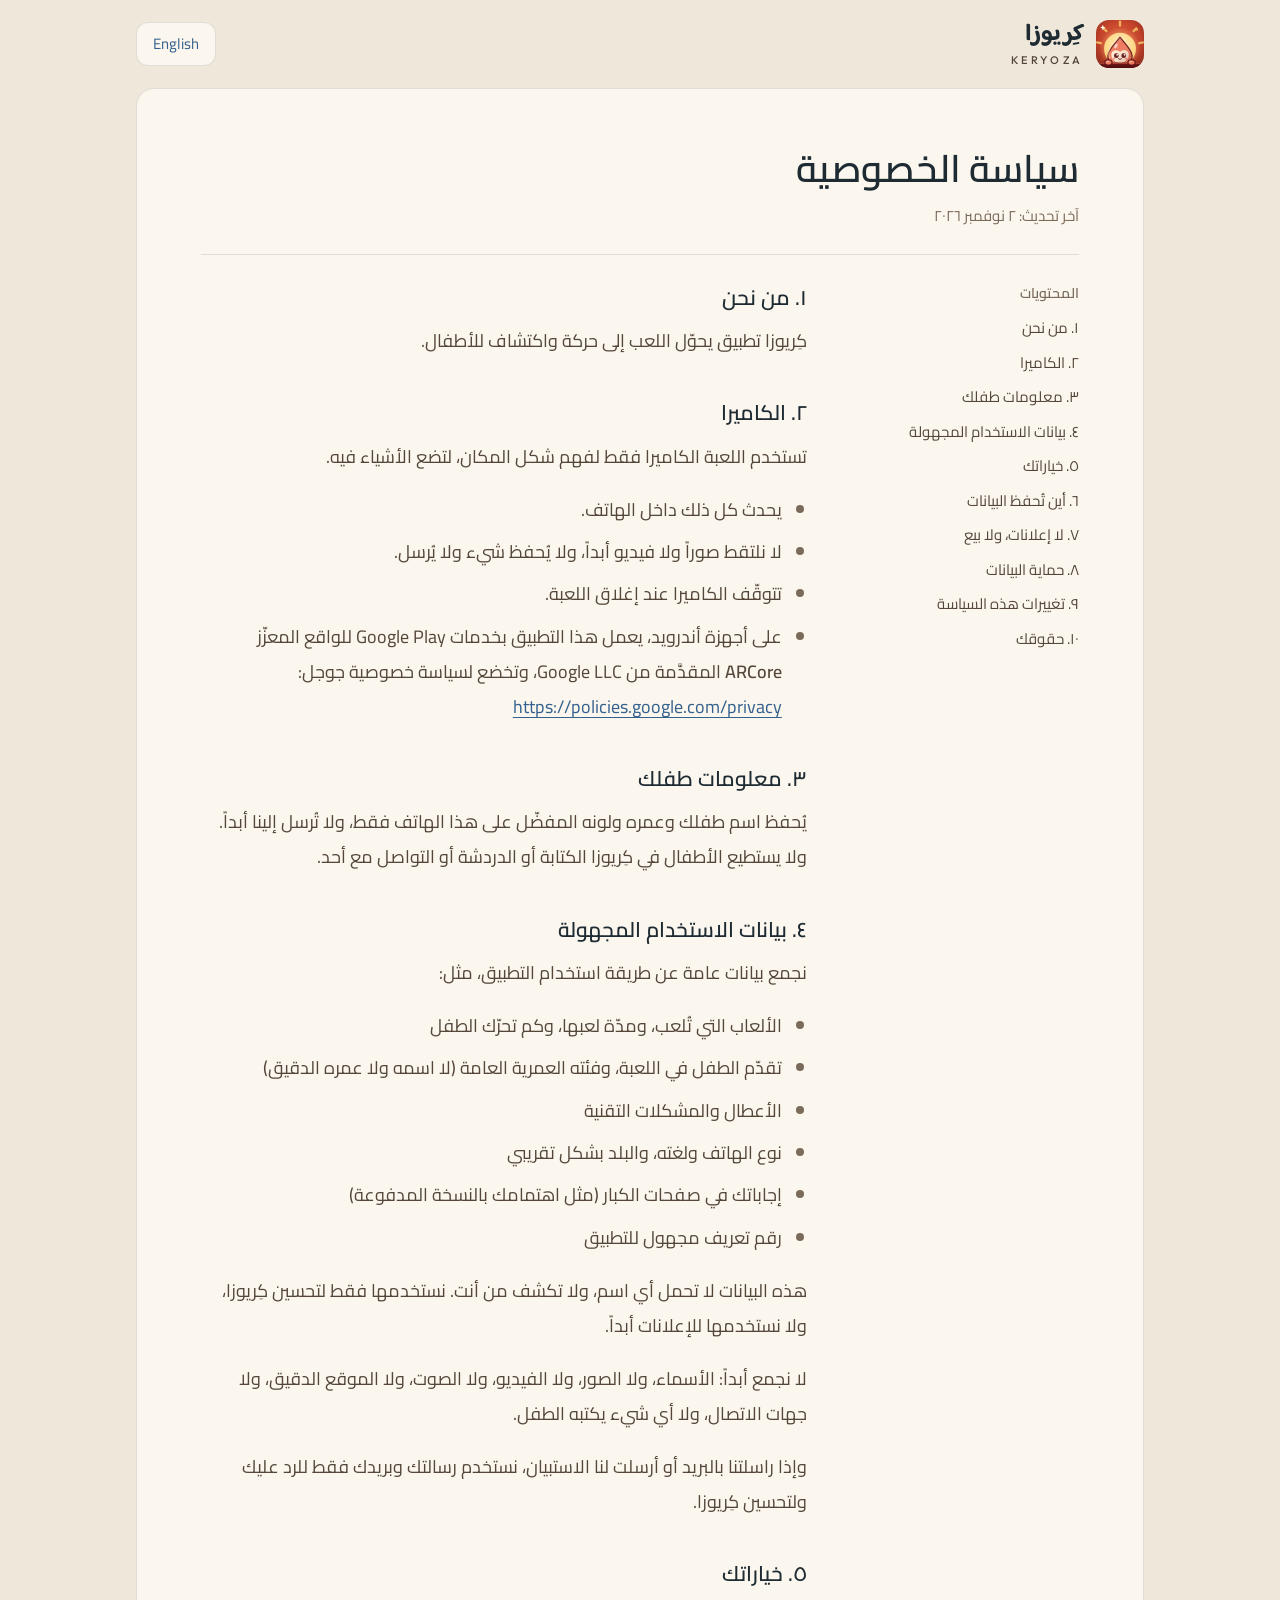
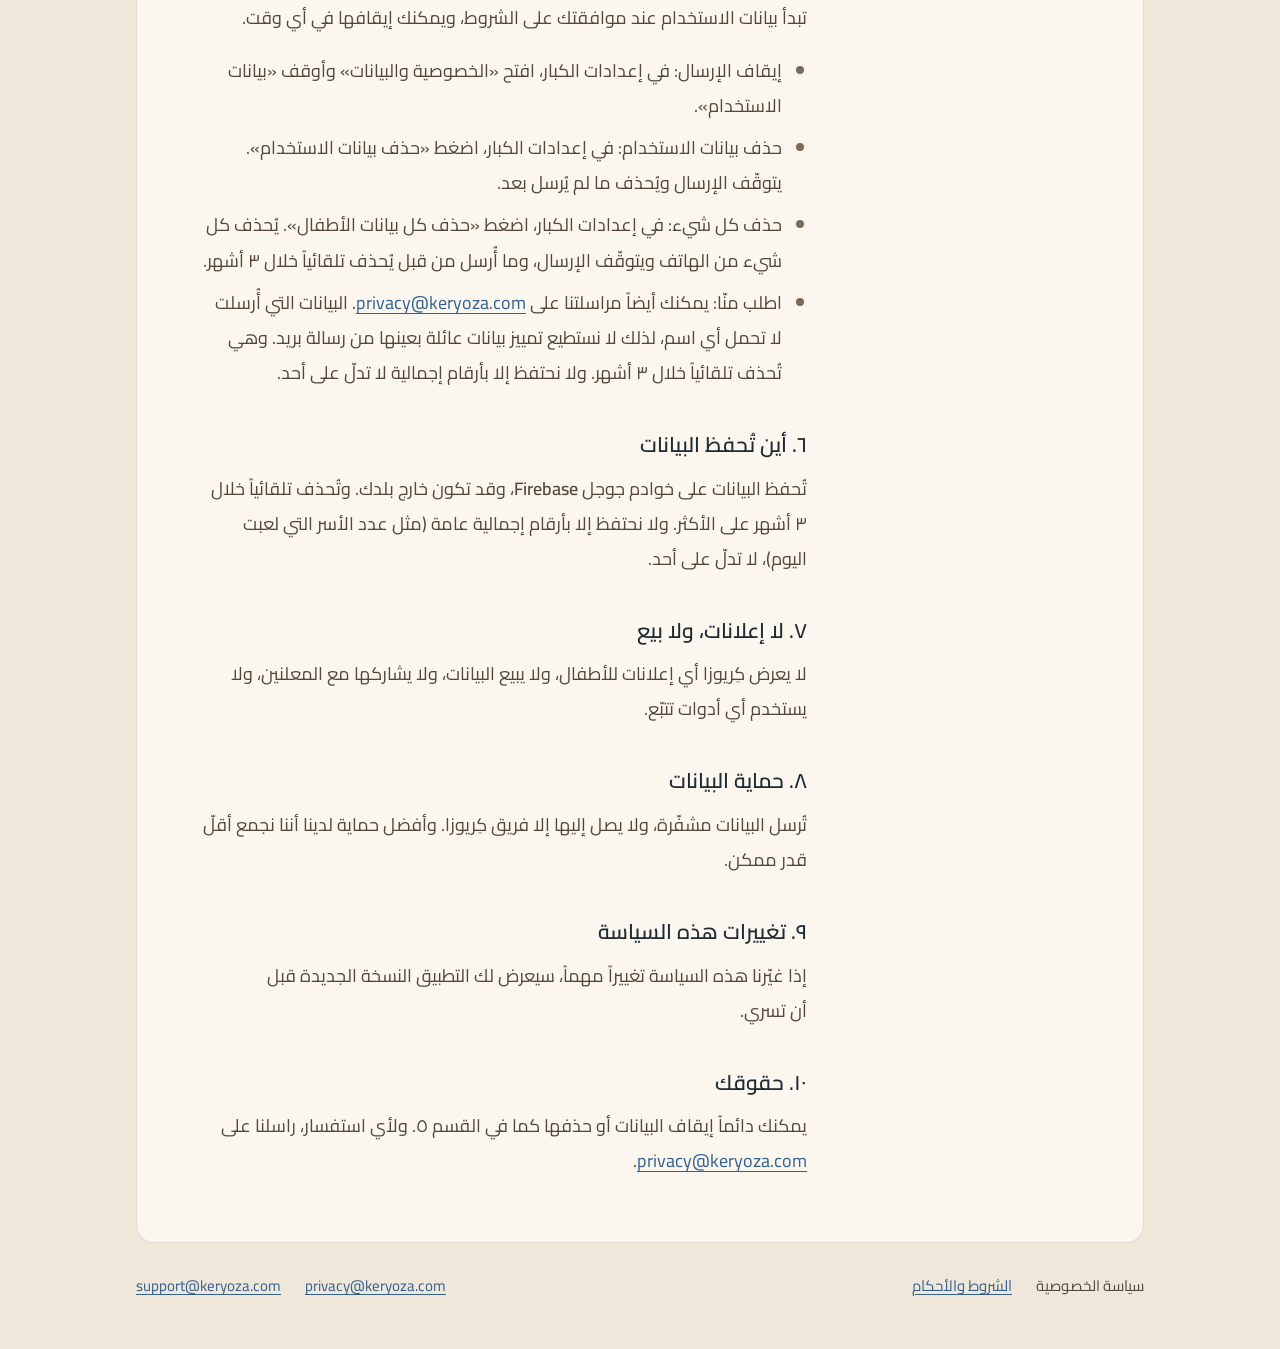
<file: privacy/index.html>
<!doctype html>
<html lang="ar" dir="rtl">
<head>
<meta charset="utf-8">
<meta name="viewport" content="width=device-width, initial-scale=1">
<meta http-equiv="Content-Security-Policy" content="default-src 'none'; style-src 'self'; font-src 'self'; img-src 'self'; base-uri 'none'; form-action 'none'">
<meta name="referrer" content="no-referrer">
<title>سياسة الخصوصية · كِريوزا</title>
<link rel="canonical" href="https://keryoza.com/privacy/">
<link rel="alternate" hreflang="ar" href="https://keryoza.com/privacy/">
<link rel="alternate" hreflang="en" href="https://keryoza.com/privacy/en/">
<link rel="alternate" hreflang="x-default" href="https://keryoza.com/privacy/">
<link rel="icon" href="../assets/logo.svg" type="image/svg+xml">
<link rel="preload" href="../assets/cairo.woff" as="font" type="font/woff" crossorigin>
<link rel="stylesheet" href="../assets/legal.css">
</head>
<body>
<a class="skip" href="#main">انتقل إلى النص</a>
<div class="wrap">
<header class="site-head">
<p class="brand"><img src="../assets/logo.svg" width="48" height="48" alt=""><span class="brand-name"><span class="brand-ar" lang="ar">كِريوزا</span><span class="brand-lat" lang="en">KERYOZA</span></span></p>
<a class="lang" href="../privacy/en/" hreflang="en" lang="en">English</a>
</header>
<main id="main" class="doc">
<header class="doc-head">
<h1>سياسة الخصوصية</h1>
<p class="updated">آخر تحديث: <time datetime="2026-11-02">٢ نوفمبر ٢٠٢٦</time></p>
</header>
<nav class="toc" aria-labelledby="toc-h">
<h2 id="toc-h">المحتويات</h2>
<ol>
<li><a href="#s1">١. من نحن</a></li>
<li><a href="#s2">٢. الكاميرا</a></li>
<li><a href="#s3">٣. معلومات طفلك</a></li>
<li><a href="#s4">٤. بيانات الاستخدام المجهولة</a></li>
<li><a href="#s5">٥. خياراتك</a></li>
<li><a href="#s6">٦. أين تُحفظ البيانات</a></li>
<li><a href="#s7">٧. لا إعلانات، ولا بيع</a></li>
<li><a href="#s8">٨. حماية البيانات</a></li>
<li><a href="#s9">٩. تغييرات هذه السياسة</a></li>
<li><a href="#s10">١٠. حقوقك</a></li>
</ol>
</nav>
<div class="body">
<section id="s1" aria-labelledby="s1-h">
<h2 id="s1-h">١. من نحن</h2>
<p>كِريوزا تطبيق يحوّل اللعب إلى حركة واكتشاف للأطفال.</p>
</section>
<section id="s2" aria-labelledby="s2-h">
<h2 id="s2-h">٢. الكاميرا</h2>
<p>تستخدم اللعبة الكاميرا فقط لفهم شكل المكان، لتضع الأشياء فيه.</p>
<ul><li>يحدث كل ذلك داخل الهاتف.</li><li>لا نلتقط صوراً ولا فيديو أبداً، ولا يُحفظ شيء ولا يُرسل.</li><li>تتوقّف الكاميرا عند إغلاق اللعبة.</li><li>على أجهزة أندرويد، يعمل هذا التطبيق بخدمات Google Play للواقع المعزّز <strong>ARCore</strong> المقدَّمة من Google LLC، وتخضع لسياسة خصوصية جوجل: <a href="https://policies.google.com/privacy">https://policies.google.com/privacy</a></li></ul>
</section>
<section id="s3" aria-labelledby="s3-h">
<h2 id="s3-h">٣. معلومات طفلك</h2>
<p>يُحفظ اسم طفلك وعمره ولونه المفضّل على هذا الهاتف فقط، ولا تُرسل إلينا أبداً. ولا يستطيع الأطفال في كِريوزا الكتابة أو الدردشة أو التواصل مع أحد.</p>
</section>
<section id="s4" aria-labelledby="s4-h">
<h2 id="s4-h">٤. بيانات الاستخدام المجهولة</h2>
<p>نجمع بيانات عامة عن طريقة استخدام التطبيق، مثل:</p>
<ul><li>الألعاب التي تُلعب، ومدّة لعبها، وكم تحرّك الطفل</li><li>تقدّم الطفل في اللعبة، وفئته العمرية العامة (لا اسمه ولا عمره الدقيق)</li><li>الأعطال والمشكلات التقنية</li><li>نوع الهاتف ولغته، والبلد بشكل تقريبي</li><li>إجاباتك في صفحات الكبار (مثل اهتمامك بالنسخة المدفوعة)</li><li>رقم تعريف مجهول للتطبيق</li></ul>
<p>هذه البيانات لا تحمل أي اسم، ولا تكشف من أنت. نستخدمها فقط لتحسين كِريوزا، ولا نستخدمها للإعلانات أبداً.</p>
<p>لا نجمع أبداً: الأسماء، ولا الصور، ولا الفيديو، ولا الصوت، ولا الموقع الدقيق، ولا جهات الاتصال، ولا أي شيء يكتبه الطفل.</p>
<p>وإذا راسلتنا بالبريد أو أرسلت لنا الاستبيان، نستخدم رسالتك وبريدك فقط للرد عليك ولتحسين كِريوزا.</p>
</section>
<section id="s5" aria-labelledby="s5-h">
<h2 id="s5-h">٥. خياراتك</h2>
<p>تبدأ بيانات الاستخدام عند موافقتك على الشروط، ويمكنك إيقافها في أي وقت.</p>
<ul><li>إيقاف الإرسال: في إعدادات الكبار، افتح «الخصوصية والبيانات» وأوقف «بيانات الاستخدام».</li><li>حذف بيانات الاستخدام: في إعدادات الكبار، اضغط «حذف بيانات الاستخدام». يتوقّف الإرسال ويُحذف ما لم يُرسل بعد.</li><li>حذف كل شيء: في إعدادات الكبار، اضغط «حذف كل بيانات الأطفال». يُحذف كل شيء من الهاتف ويتوقّف الإرسال، وما أُرسل من قبل يُحذف تلقائياً خلال ٣ أشهر.</li><li>اطلب منّا: يمكنك أيضاً مراسلتنا على <a href="mailto:privacy@keryoza.com">privacy@keryoza.com</a>. البيانات التي أُرسلت لا تحمل أي اسم، لذلك لا نستطيع تمييز بيانات عائلة بعينها من رسالة بريد. وهي تُحذف تلقائياً خلال ٣ أشهر. ولا نحتفظ إلا بأرقام إجمالية لا تدلّ على أحد.</li></ul>
</section>
<section id="s6" aria-labelledby="s6-h">
<h2 id="s6-h">٦. أين تُحفظ البيانات</h2>
<p>تُحفظ البيانات على خوادم جوجل <strong>Firebase</strong>، وقد تكون خارج بلدك. وتُحذف تلقائياً خلال ٣ أشهر على الأكثر. ولا نحتفظ إلا بأرقام إجمالية عامة (مثل عدد الأسر التي لعبت اليوم)، لا تدلّ على أحد.</p>
</section>
<section id="s7" aria-labelledby="s7-h">
<h2 id="s7-h">٧. لا إعلانات، ولا بيع</h2>
<p>لا يعرض كِريوزا أي إعلانات للأطفال، ولا يبيع البيانات، ولا يشاركها مع المعلنين، ولا يستخدم أي أدوات تتبّع.</p>
</section>
<section id="s8" aria-labelledby="s8-h">
<h2 id="s8-h">٨. حماية البيانات</h2>
<p>تُرسل البيانات مشفّرة، ولا يصل إليها إلا فريق كِريوزا. وأفضل حماية لدينا أننا نجمع أقلّ قدر ممكن.</p>
</section>
<section id="s9" aria-labelledby="s9-h">
<h2 id="s9-h">٩. تغييرات هذه السياسة</h2>
<p>إذا غيّرنا هذه السياسة تغييراً مهماً، سيعرض لك التطبيق النسخة الجديدة قبل أن تسري.</p>
</section>
<section id="s10" aria-labelledby="s10-h">
<h2 id="s10-h">١٠. حقوقك</h2>
<p>يمكنك دائماً إيقاف البيانات أو حذفها كما في القسم ٥. ولأي استفسار، راسلنا على <a href="mailto:privacy@keryoza.com">privacy@keryoza.com</a>.</p>
</section>
</div>
</main>
<footer class="site-foot">
<ul class="docs" aria-label="الوثائق">
<li><a href="../privacy/" aria-current="page">سياسة الخصوصية</a></li>
<li><a href="../terms/">الشروط والأحكام</a></li>
</ul>
<ul class="mail" aria-label="التواصل">
<li><a href="mailto:privacy@keryoza.com">privacy@keryoza.com</a></li>
<li><a href="mailto:support@keryoza.com">support@keryoza.com</a></li>
</ul>
</footer>
</div>
</body>
</html>
</file>
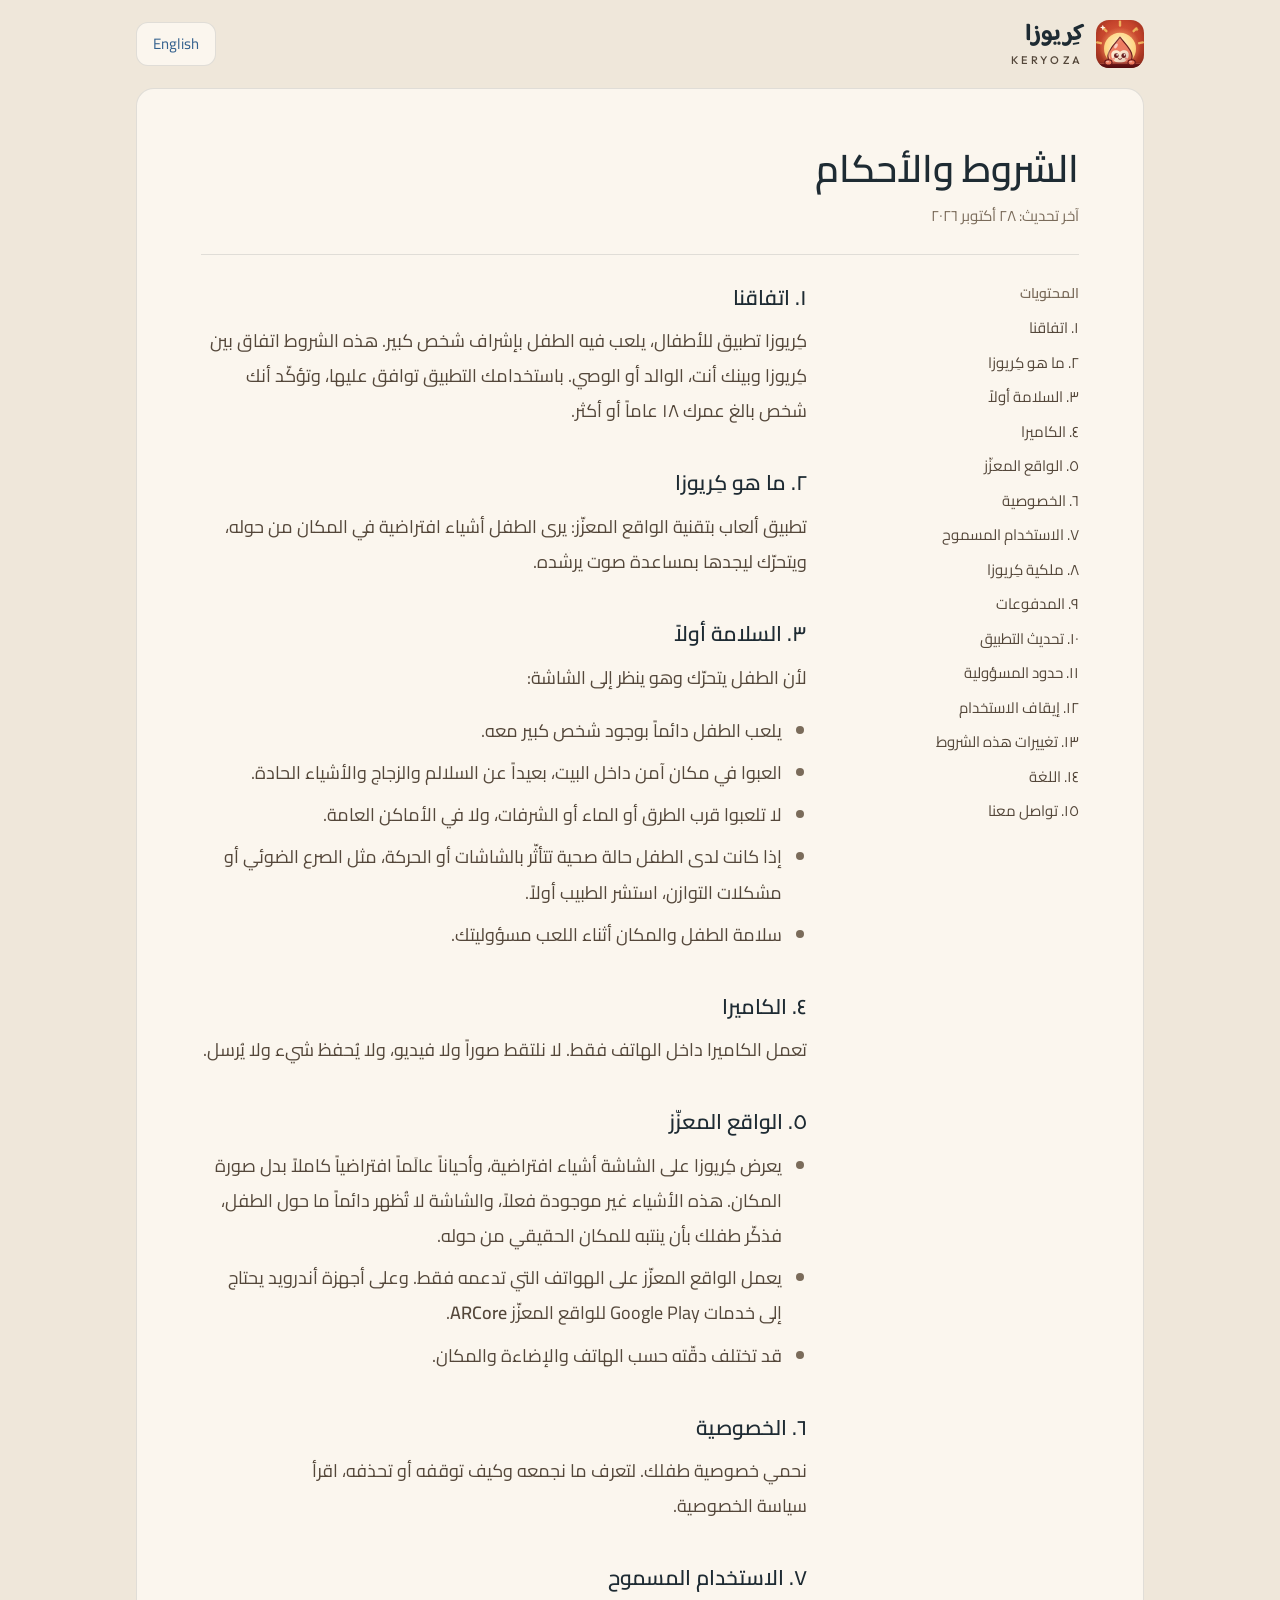
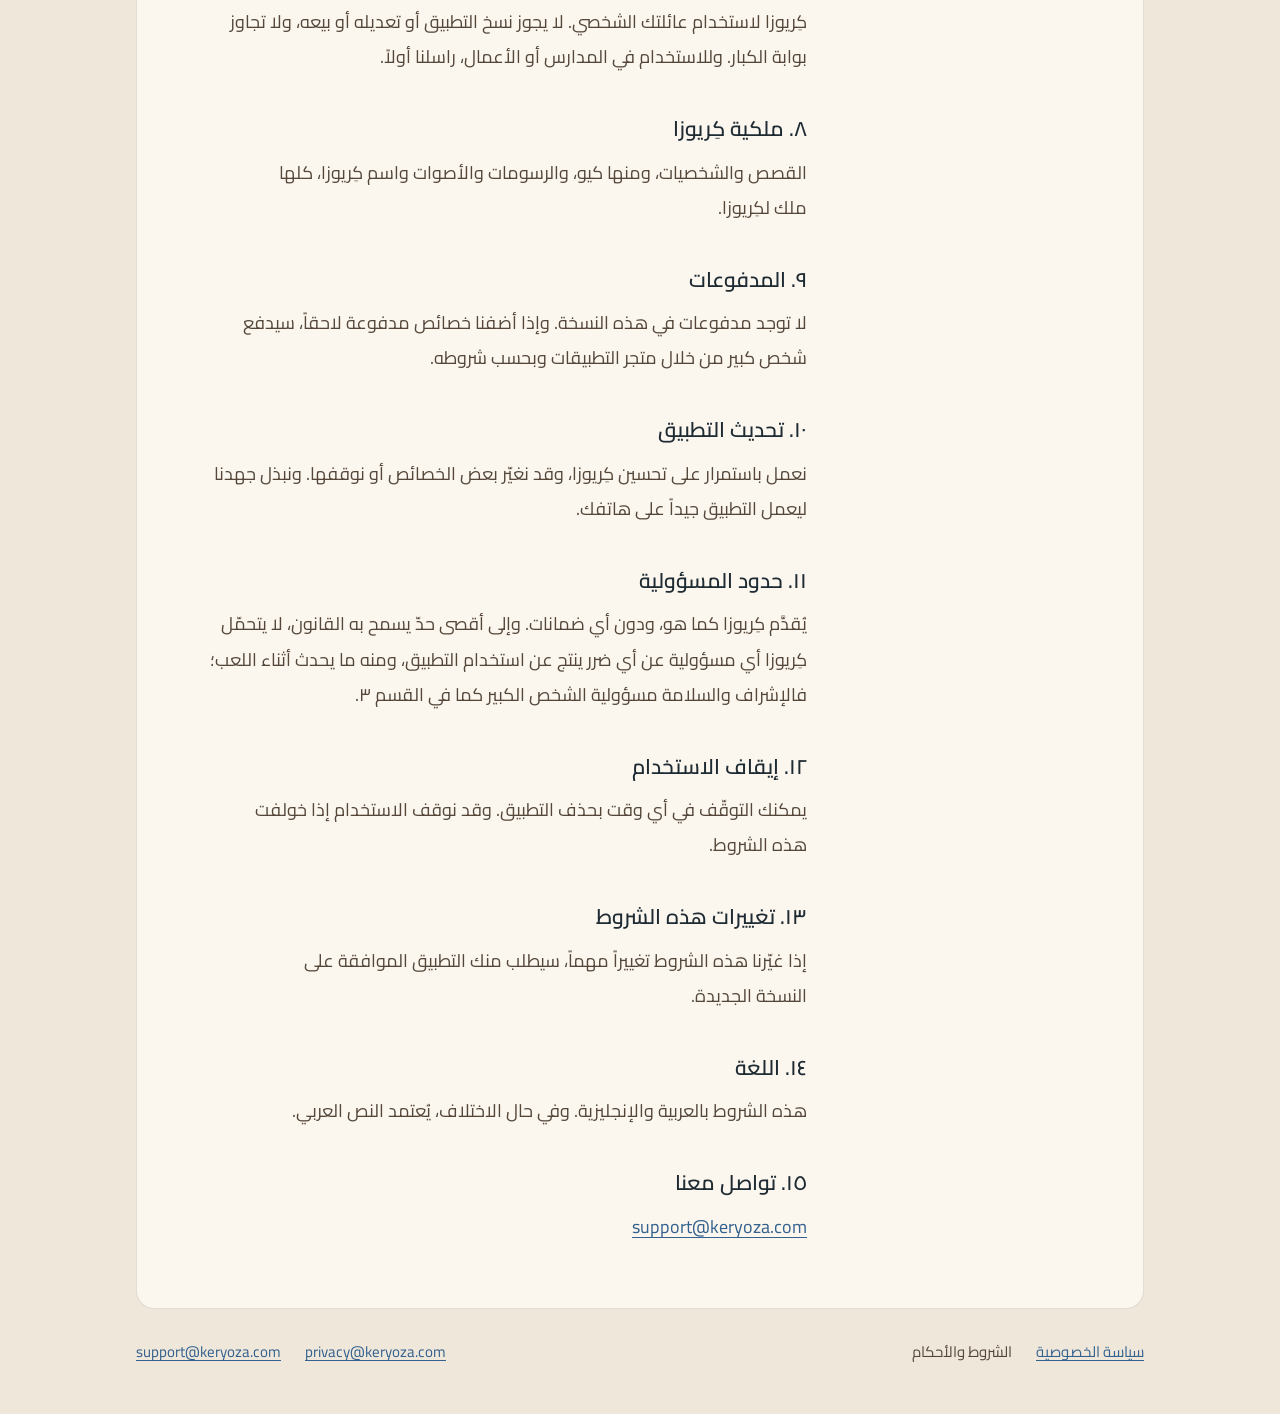
<file: terms/index.html>
<!doctype html>
<html lang="ar" dir="rtl">
<head>
<meta charset="utf-8">
<meta name="viewport" content="width=device-width, initial-scale=1">
<meta http-equiv="Content-Security-Policy" content="default-src 'none'; style-src 'self'; font-src 'self'; img-src 'self'; base-uri 'none'; form-action 'none'">
<meta name="referrer" content="no-referrer">
<title>الشروط والأحكام · كِريوزا</title>
<link rel="canonical" href="https://keryoza.com/terms/">
<link rel="alternate" hreflang="ar" href="https://keryoza.com/terms/">
<link rel="alternate" hreflang="en" href="https://keryoza.com/terms/en/">
<link rel="alternate" hreflang="x-default" href="https://keryoza.com/terms/">
<link rel="icon" href="../assets/logo.svg" type="image/svg+xml">
<link rel="preload" href="../assets/cairo.woff" as="font" type="font/woff" crossorigin>
<link rel="stylesheet" href="../assets/legal.css">
</head>
<body>
<a class="skip" href="#main">انتقل إلى النص</a>
<div class="wrap">
<header class="site-head">
<p class="brand"><img src="../assets/logo.svg" width="48" height="48" alt=""><span class="brand-name"><span class="brand-ar" lang="ar">كِريوزا</span><span class="brand-lat" lang="en">KERYOZA</span></span></p>
<a class="lang" href="../terms/en/" hreflang="en" lang="en">English</a>
</header>
<main id="main" class="doc">
<header class="doc-head">
<h1>الشروط والأحكام</h1>
<p class="updated">آخر تحديث: <time datetime="2026-10-28">٢٨ أكتوبر ٢٠٢٦</time></p>
</header>
<nav class="toc" aria-labelledby="toc-h">
<h2 id="toc-h">المحتويات</h2>
<ol>
<li><a href="#s1">١. اتفاقنا</a></li>
<li><a href="#s2">٢. ما هو كِريوزا</a></li>
<li><a href="#s3">٣. السلامة أولاً</a></li>
<li><a href="#s4">٤. الكاميرا</a></li>
<li><a href="#s5">٥. الواقع المعزّز</a></li>
<li><a href="#s6">٦. الخصوصية</a></li>
<li><a href="#s7">٧. الاستخدام المسموح</a></li>
<li><a href="#s8">٨. ملكية كِريوزا</a></li>
<li><a href="#s9">٩. المدفوعات</a></li>
<li><a href="#s10">١٠. تحديث التطبيق</a></li>
<li><a href="#s11">١١. حدود المسؤولية</a></li>
<li><a href="#s12">١٢. إيقاف الاستخدام</a></li>
<li><a href="#s13">١٣. تغييرات هذه الشروط</a></li>
<li><a href="#s14">١٤. اللغة</a></li>
<li><a href="#s15">١٥. تواصل معنا</a></li>
</ol>
</nav>
<div class="body">
<section id="s1" aria-labelledby="s1-h">
<h2 id="s1-h">١. اتفاقنا</h2>
<p>كِريوزا تطبيق للأطفال، يلعب فيه الطفل بإشراف شخص كبير. هذه الشروط اتفاق بين كِريوزا وبينك أنت، الوالد أو الوصي. باستخدامك التطبيق توافق عليها، وتؤكّد أنك شخص بالغ عمرك ١٨ عاماً أو أكثر.</p>
</section>
<section id="s2" aria-labelledby="s2-h">
<h2 id="s2-h">٢. ما هو كِريوزا</h2>
<p>تطبيق ألعاب بتقنية الواقع المعزّز: يرى الطفل أشياء افتراضية في المكان من حوله، ويتحرّك ليجدها بمساعدة صوت يرشده.</p>
</section>
<section id="s3" aria-labelledby="s3-h">
<h2 id="s3-h">٣. السلامة أولاً</h2>
<p>لأن الطفل يتحرّك وهو ينظر إلى الشاشة:</p>
<ul><li>يلعب الطفل دائماً بوجود شخص كبير معه.</li><li>العبوا في مكان آمن داخل البيت، بعيداً عن السلالم والزجاج والأشياء الحادة.</li><li>لا تلعبوا قرب الطرق أو الماء أو الشرفات، ولا في الأماكن العامة.</li><li>إذا كانت لدى الطفل حالة صحية تتأثّر بالشاشات أو الحركة، مثل الصرع الضوئي أو مشكلات التوازن، استشر الطبيب أولاً.</li><li>سلامة الطفل والمكان أثناء اللعب مسؤوليتك.</li></ul>
</section>
<section id="s4" aria-labelledby="s4-h">
<h2 id="s4-h">٤. الكاميرا</h2>
<p>تعمل الكاميرا داخل الهاتف فقط. لا نلتقط صوراً ولا فيديو، ولا يُحفظ شيء ولا يُرسل.</p>
</section>
<section id="s5" aria-labelledby="s5-h">
<h2 id="s5-h">٥. الواقع المعزّز</h2>
<ul><li>يعرض كِريوزا على الشاشة أشياء افتراضية، وأحياناً عالَماً افتراضياً كاملاً بدل صورة المكان. هذه الأشياء غير موجودة فعلاً، والشاشة لا تُظهر دائماً ما حول الطفل، فذكّر طفلك بأن ينتبه للمكان الحقيقي من حوله.</li><li>يعمل الواقع المعزّز على الهواتف التي تدعمه فقط. وعلى أجهزة أندرويد يحتاج إلى خدمات Google Play للواقع المعزّز <strong>ARCore</strong>.</li><li>قد تختلف دقّته حسب الهاتف والإضاءة والمكان.</li></ul>
</section>
<section id="s6" aria-labelledby="s6-h">
<h2 id="s6-h">٦. الخصوصية</h2>
<p>نحمي خصوصية طفلك. لتعرف ما نجمعه وكيف توقفه أو تحذفه، اقرأ سياسة الخصوصية.</p>
</section>
<section id="s7" aria-labelledby="s7-h">
<h2 id="s7-h">٧. الاستخدام المسموح</h2>
<p>كِريوزا لاستخدام عائلتك الشخصي. لا يجوز نسخ التطبيق أو تعديله أو بيعه، ولا تجاوز بوابة الكبار. وللاستخدام في المدارس أو الأعمال، راسلنا أولاً.</p>
</section>
<section id="s8" aria-labelledby="s8-h">
<h2 id="s8-h">٨. ملكية كِريوزا</h2>
<p>القصص والشخصيات، ومنها كيو، والرسومات والأصوات واسم كِريوزا، كلها ملك لكِريوزا.</p>
</section>
<section id="s9" aria-labelledby="s9-h">
<h2 id="s9-h">٩. المدفوعات</h2>
<p>لا توجد مدفوعات في هذه النسخة. وإذا أضفنا خصائص مدفوعة لاحقاً، سيدفع شخص كبير من خلال متجر التطبيقات وبحسب شروطه.</p>
</section>
<section id="s10" aria-labelledby="s10-h">
<h2 id="s10-h">١٠. تحديث التطبيق</h2>
<p>نعمل باستمرار على تحسين كِريوزا، وقد نغيّر بعض الخصائص أو نوقفها. ونبذل جهدنا ليعمل التطبيق جيداً على هاتفك.</p>
</section>
<section id="s11" aria-labelledby="s11-h">
<h2 id="s11-h">١١. حدود المسؤولية</h2>
<p>يُقدَّم كِريوزا كما هو، ودون أي ضمانات. وإلى أقصى حدّ يسمح به القانون، لا يتحمّل كِريوزا أي مسؤولية عن أي ضرر ينتج عن استخدام التطبيق، ومنه ما يحدث أثناء اللعب؛ فالإشراف والسلامة مسؤولية الشخص الكبير كما في القسم ٣.</p>
</section>
<section id="s12" aria-labelledby="s12-h">
<h2 id="s12-h">١٢. إيقاف الاستخدام</h2>
<p>يمكنك التوقّف في أي وقت بحذف التطبيق. وقد نوقف الاستخدام إذا خولفت هذه الشروط.</p>
</section>
<section id="s13" aria-labelledby="s13-h">
<h2 id="s13-h">١٣. تغييرات هذه الشروط</h2>
<p>إذا غيّرنا هذه الشروط تغييراً مهماً، سيطلب منك التطبيق الموافقة على النسخة الجديدة.</p>
</section>
<section id="s14" aria-labelledby="s14-h">
<h2 id="s14-h">١٤. اللغة</h2>
<p>هذه الشروط بالعربية والإنجليزية. وفي حال الاختلاف، يُعتمد النص العربي.</p>
</section>
<section id="s15" aria-labelledby="s15-h">
<h2 id="s15-h">١٥. تواصل معنا</h2>
<p><a href="mailto:support@keryoza.com">support@keryoza.com</a></p>
</section>
</div>
</main>
<footer class="site-foot">
<ul class="docs" aria-label="الوثائق">
<li><a href="../privacy/">سياسة الخصوصية</a></li>
<li><a href="../terms/" aria-current="page">الشروط والأحكام</a></li>
</ul>
<ul class="mail" aria-label="التواصل">
<li><a href="mailto:privacy@keryoza.com">privacy@keryoza.com</a></li>
<li><a href="mailto:support@keryoza.com">support@keryoza.com</a></li>
</ul>
</footer>
</div>
</body>
</html>
</file>
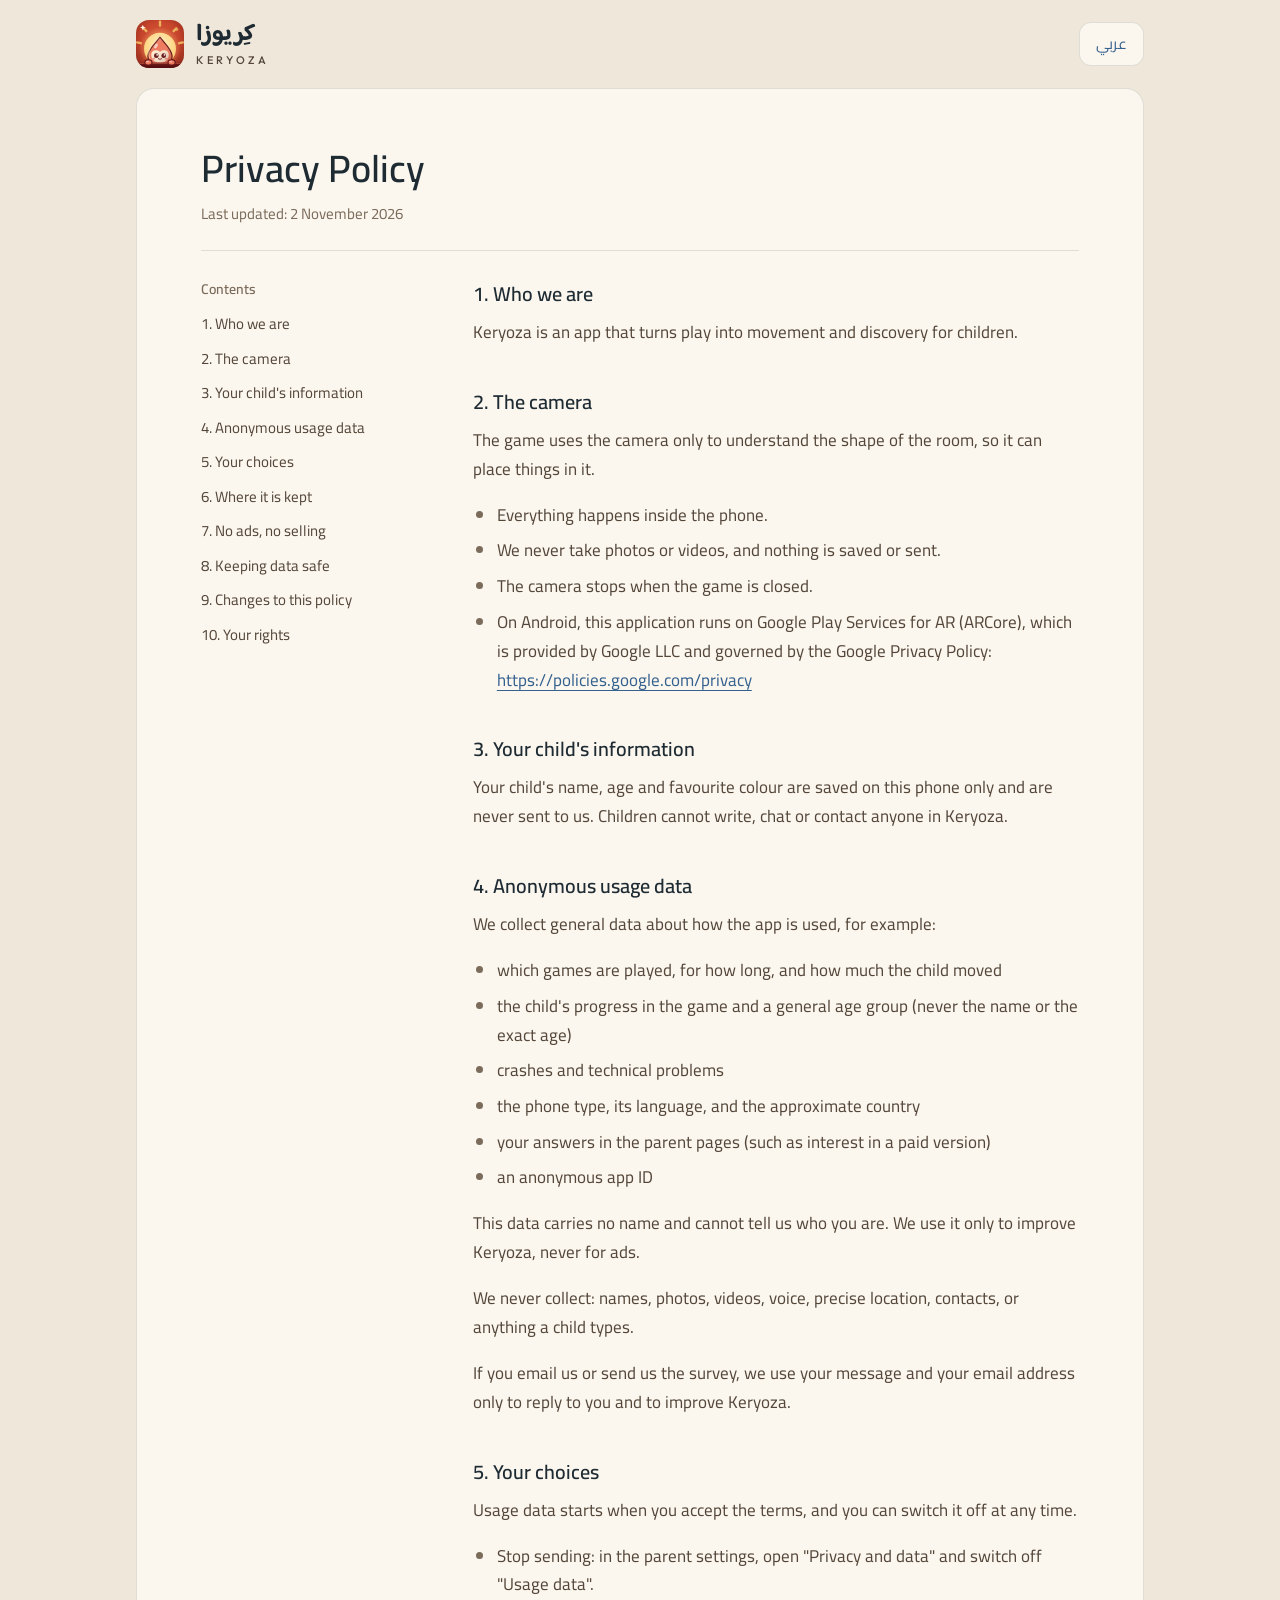
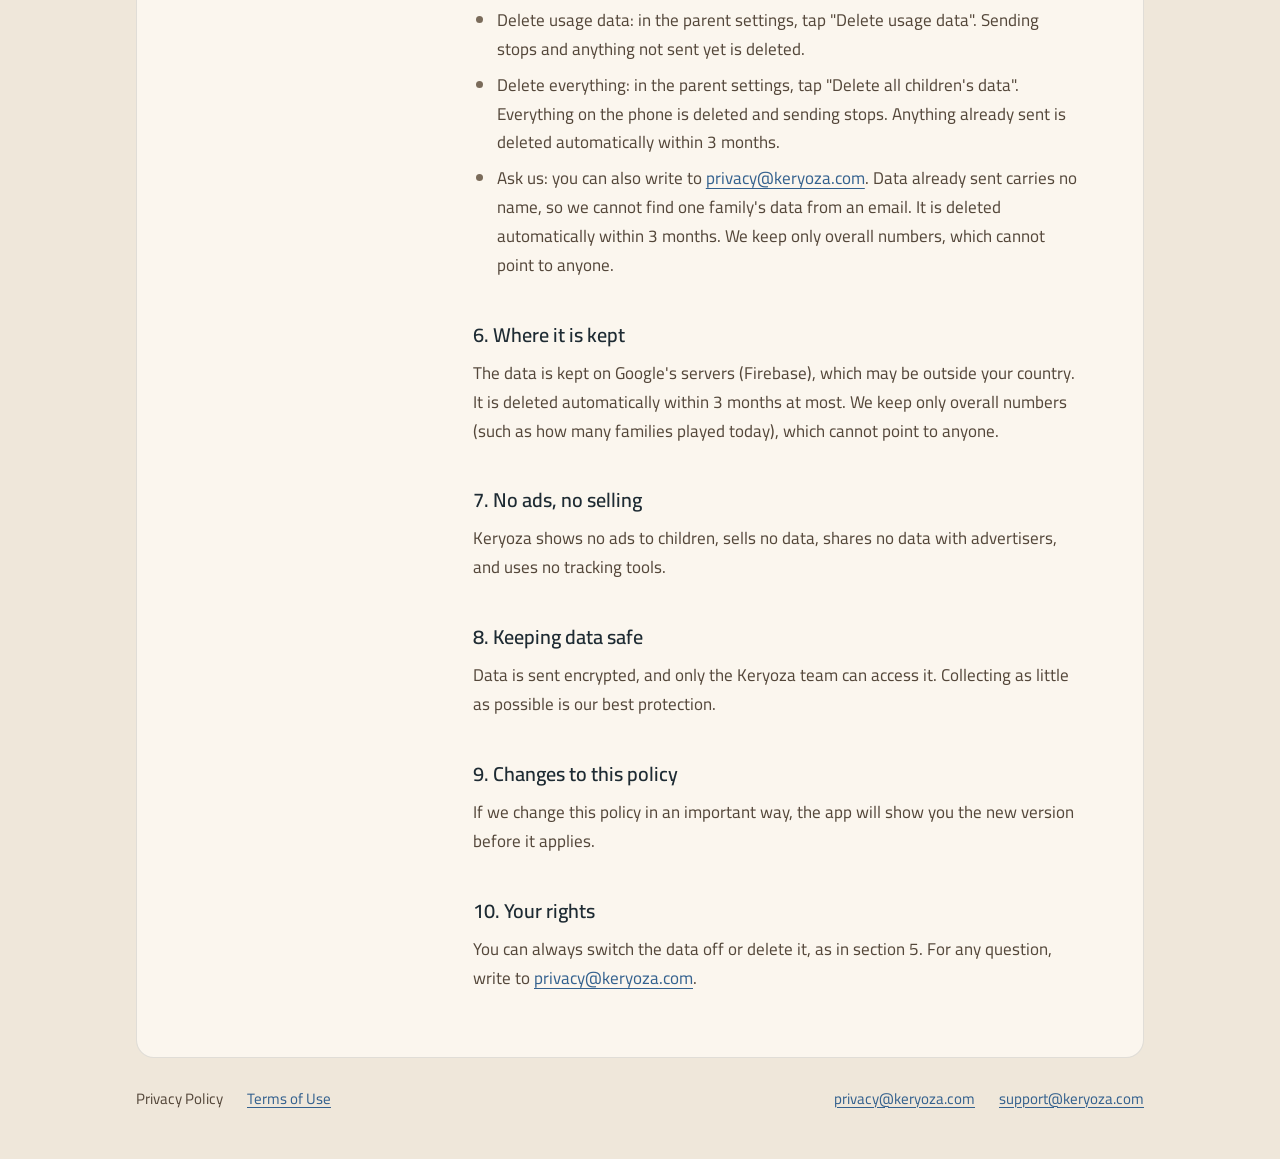
<file: privacy/en/index.html>
<!doctype html>
<html lang="en" dir="ltr">
<head>
<meta charset="utf-8">
<meta name="viewport" content="width=device-width, initial-scale=1">
<meta http-equiv="Content-Security-Policy" content="default-src 'none'; style-src 'self'; font-src 'self'; img-src 'self'; base-uri 'none'; form-action 'none'">
<meta name="referrer" content="no-referrer">
<title>Privacy Policy · Keryoza</title>
<link rel="canonical" href="https://keryoza.com/privacy/en/">
<link rel="alternate" hreflang="ar" href="https://keryoza.com/privacy/">
<link rel="alternate" hreflang="en" href="https://keryoza.com/privacy/en/">
<link rel="alternate" hreflang="x-default" href="https://keryoza.com/privacy/">
<link rel="icon" href="../../assets/logo.svg" type="image/svg+xml">
<link rel="preload" href="../../assets/cairo.woff" as="font" type="font/woff" crossorigin>
<link rel="stylesheet" href="../../assets/legal.css">
</head>
<body>
<a class="skip" href="#main">Skip to text</a>
<div class="wrap">
<header class="site-head">
<p class="brand"><img src="../../assets/logo.svg" width="48" height="48" alt=""><span class="brand-name"><span class="brand-ar" lang="ar">كِريوزا</span><span class="brand-lat" lang="en">KERYOZA</span></span></p>
<a class="lang" href="../../privacy/" hreflang="ar" lang="ar">عربي</a>
</header>
<main id="main" class="doc">
<header class="doc-head">
<h1>Privacy Policy</h1>
<p class="updated">Last updated: <time datetime="2026-11-02">2 November 2026</time></p>
</header>
<nav class="toc" aria-labelledby="toc-h">
<h2 id="toc-h">Contents</h2>
<ol>
<li><a href="#s1">1. Who we are</a></li>
<li><a href="#s2">2. The camera</a></li>
<li><a href="#s3">3. Your child&#x27;s information</a></li>
<li><a href="#s4">4. Anonymous usage data</a></li>
<li><a href="#s5">5. Your choices</a></li>
<li><a href="#s6">6. Where it is kept</a></li>
<li><a href="#s7">7. No ads, no selling</a></li>
<li><a href="#s8">8. Keeping data safe</a></li>
<li><a href="#s9">9. Changes to this policy</a></li>
<li><a href="#s10">10. Your rights</a></li>
</ol>
</nav>
<div class="body">
<section id="s1" aria-labelledby="s1-h">
<h2 id="s1-h">1. Who we are</h2>
<p>Keryoza is an app that turns play into movement and discovery for children.</p>
</section>
<section id="s2" aria-labelledby="s2-h">
<h2 id="s2-h">2. The camera</h2>
<p>The game uses the camera only to understand the shape of the room, so it can place things in it.</p>
<ul><li>Everything happens inside the phone.</li><li>We never take photos or videos, and nothing is saved or sent.</li><li>The camera stops when the game is closed.</li><li>On Android, this application runs on Google Play Services for AR (ARCore), which is provided by Google LLC and governed by the Google Privacy Policy: <a href="https://policies.google.com/privacy">https://policies.google.com/privacy</a></li></ul>
</section>
<section id="s3" aria-labelledby="s3-h">
<h2 id="s3-h">3. Your child&#x27;s information</h2>
<p>Your child&#x27;s name, age and favourite colour are saved on this phone only and are never sent to us. Children cannot write, chat or contact anyone in Keryoza.</p>
</section>
<section id="s4" aria-labelledby="s4-h">
<h2 id="s4-h">4. Anonymous usage data</h2>
<p>We collect general data about how the app is used, for example:</p>
<ul><li>which games are played, for how long, and how much the child moved</li><li>the child&#x27;s progress in the game and a general age group (never the name or the exact age)</li><li>crashes and technical problems</li><li>the phone type, its language, and the approximate country</li><li>your answers in the parent pages (such as interest in a paid version)</li><li>an anonymous app ID</li></ul>
<p>This data carries no name and cannot tell us who you are. We use it only to improve Keryoza, never for ads.</p>
<p>We never collect: names, photos, videos, voice, precise location, contacts, or anything a child types.</p>
<p>If you email us or send us the survey, we use your message and your email address only to reply to you and to improve Keryoza.</p>
</section>
<section id="s5" aria-labelledby="s5-h">
<h2 id="s5-h">5. Your choices</h2>
<p>Usage data starts when you accept the terms, and you can switch it off at any time.</p>
<ul><li>Stop sending: in the parent settings, open &quot;Privacy and data&quot; and switch off &quot;Usage data&quot;.</li><li>Delete usage data: in the parent settings, tap &quot;Delete usage data&quot;. Sending stops and anything not sent yet is deleted.</li><li>Delete everything: in the parent settings, tap &quot;Delete all children&#x27;s data&quot;. Everything on the phone is deleted and sending stops. Anything already sent is deleted automatically within 3 months.</li><li>Ask us: you can also write to <a href="mailto:privacy@keryoza.com">privacy@keryoza.com</a>. Data already sent carries no name, so we cannot find one family&#x27;s data from an email. It is deleted automatically within 3 months. We keep only overall numbers, which cannot point to anyone.</li></ul>
</section>
<section id="s6" aria-labelledby="s6-h">
<h2 id="s6-h">6. Where it is kept</h2>
<p>The data is kept on Google&#x27;s servers (Firebase), which may be outside your country. It is deleted automatically within 3 months at most. We keep only overall numbers (such as how many families played today), which cannot point to anyone.</p>
</section>
<section id="s7" aria-labelledby="s7-h">
<h2 id="s7-h">7. No ads, no selling</h2>
<p>Keryoza shows no ads to children, sells no data, shares no data with advertisers, and uses no tracking tools.</p>
</section>
<section id="s8" aria-labelledby="s8-h">
<h2 id="s8-h">8. Keeping data safe</h2>
<p>Data is sent encrypted, and only the Keryoza team can access it. Collecting as little as possible is our best protection.</p>
</section>
<section id="s9" aria-labelledby="s9-h">
<h2 id="s9-h">9. Changes to this policy</h2>
<p>If we change this policy in an important way, the app will show you the new version before it applies.</p>
</section>
<section id="s10" aria-labelledby="s10-h">
<h2 id="s10-h">10. Your rights</h2>
<p>You can always switch the data off or delete it, as in section 5. For any question, write to <a href="mailto:privacy@keryoza.com">privacy@keryoza.com</a>.</p>
</section>
</div>
</main>
<footer class="site-foot">
<ul class="docs" aria-label="Documents">
<li><a href="../../privacy/en/" aria-current="page">Privacy Policy</a></li>
<li><a href="../../terms/en/">Terms of Use</a></li>
</ul>
<ul class="mail" aria-label="Contact">
<li><a href="mailto:privacy@keryoza.com">privacy@keryoza.com</a></li>
<li><a href="mailto:support@keryoza.com">support@keryoza.com</a></li>
</ul>
</footer>
</div>
</body>
</html>
</file>
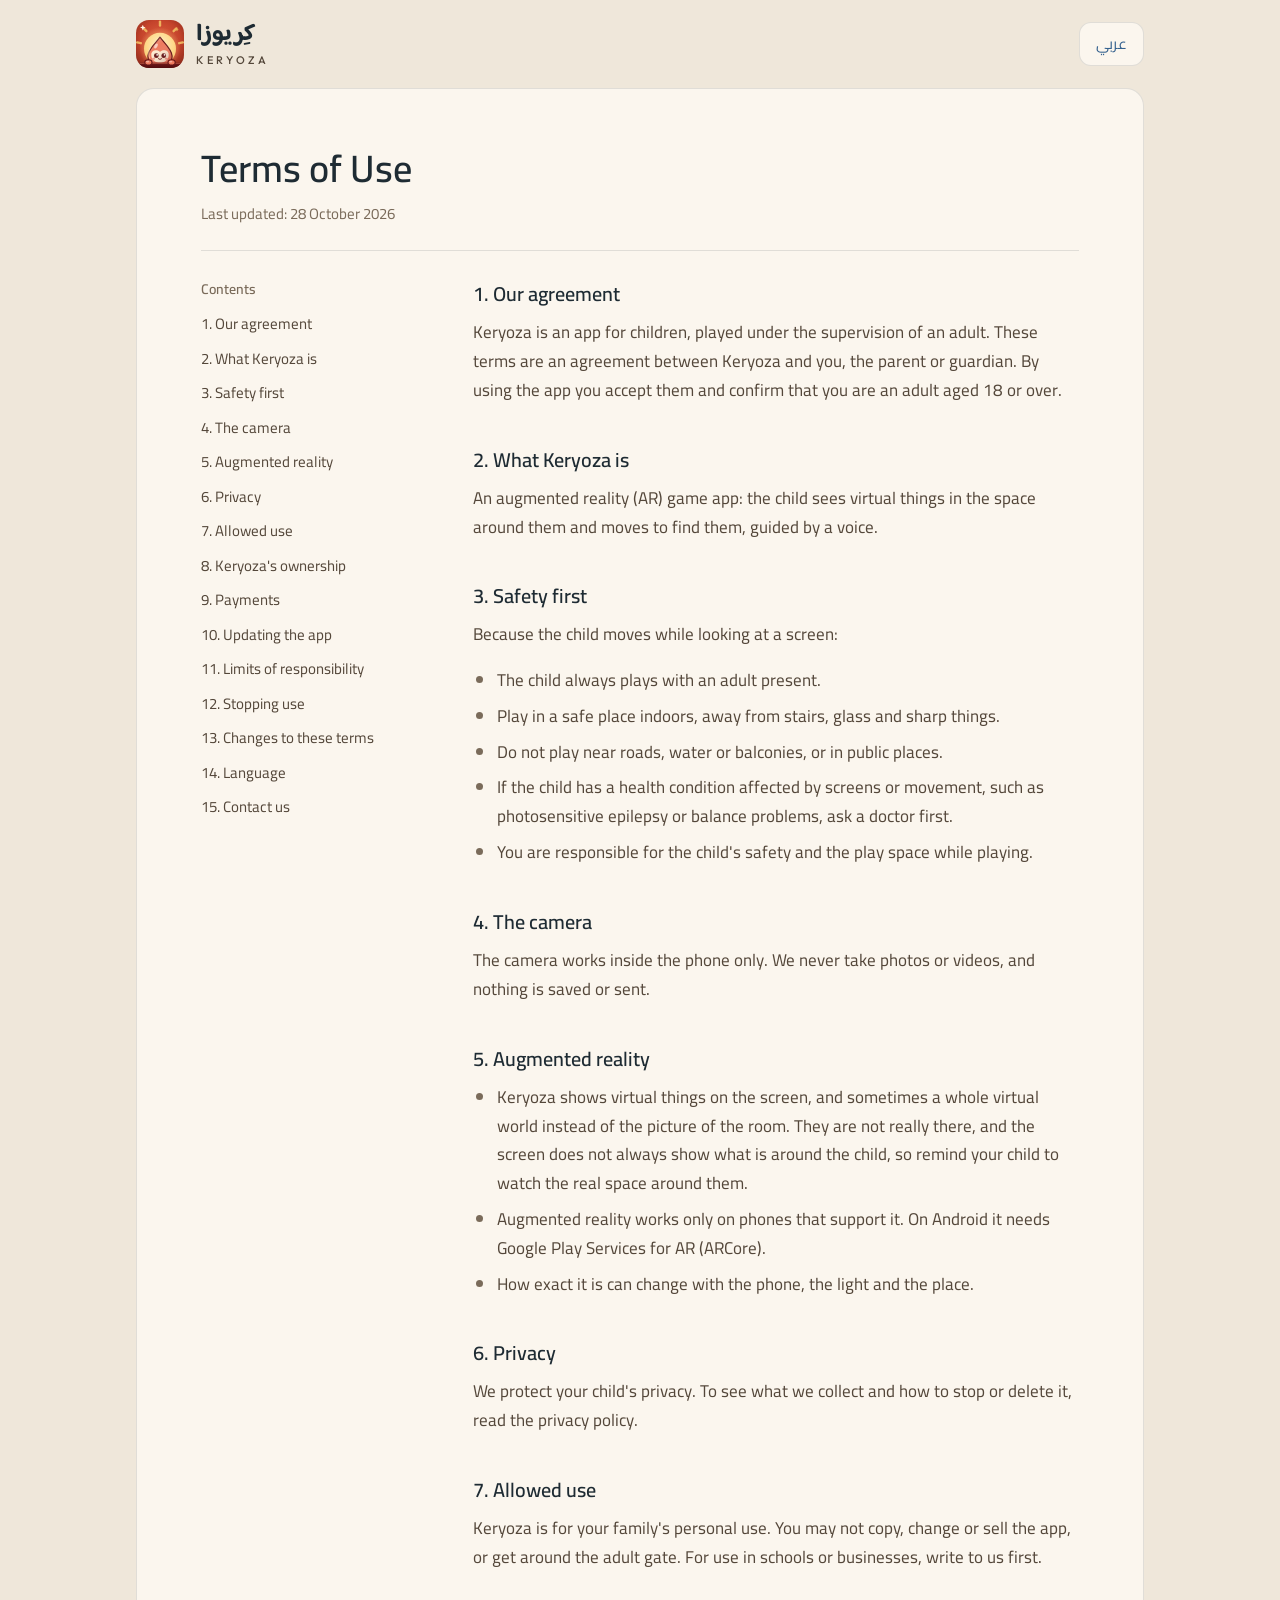
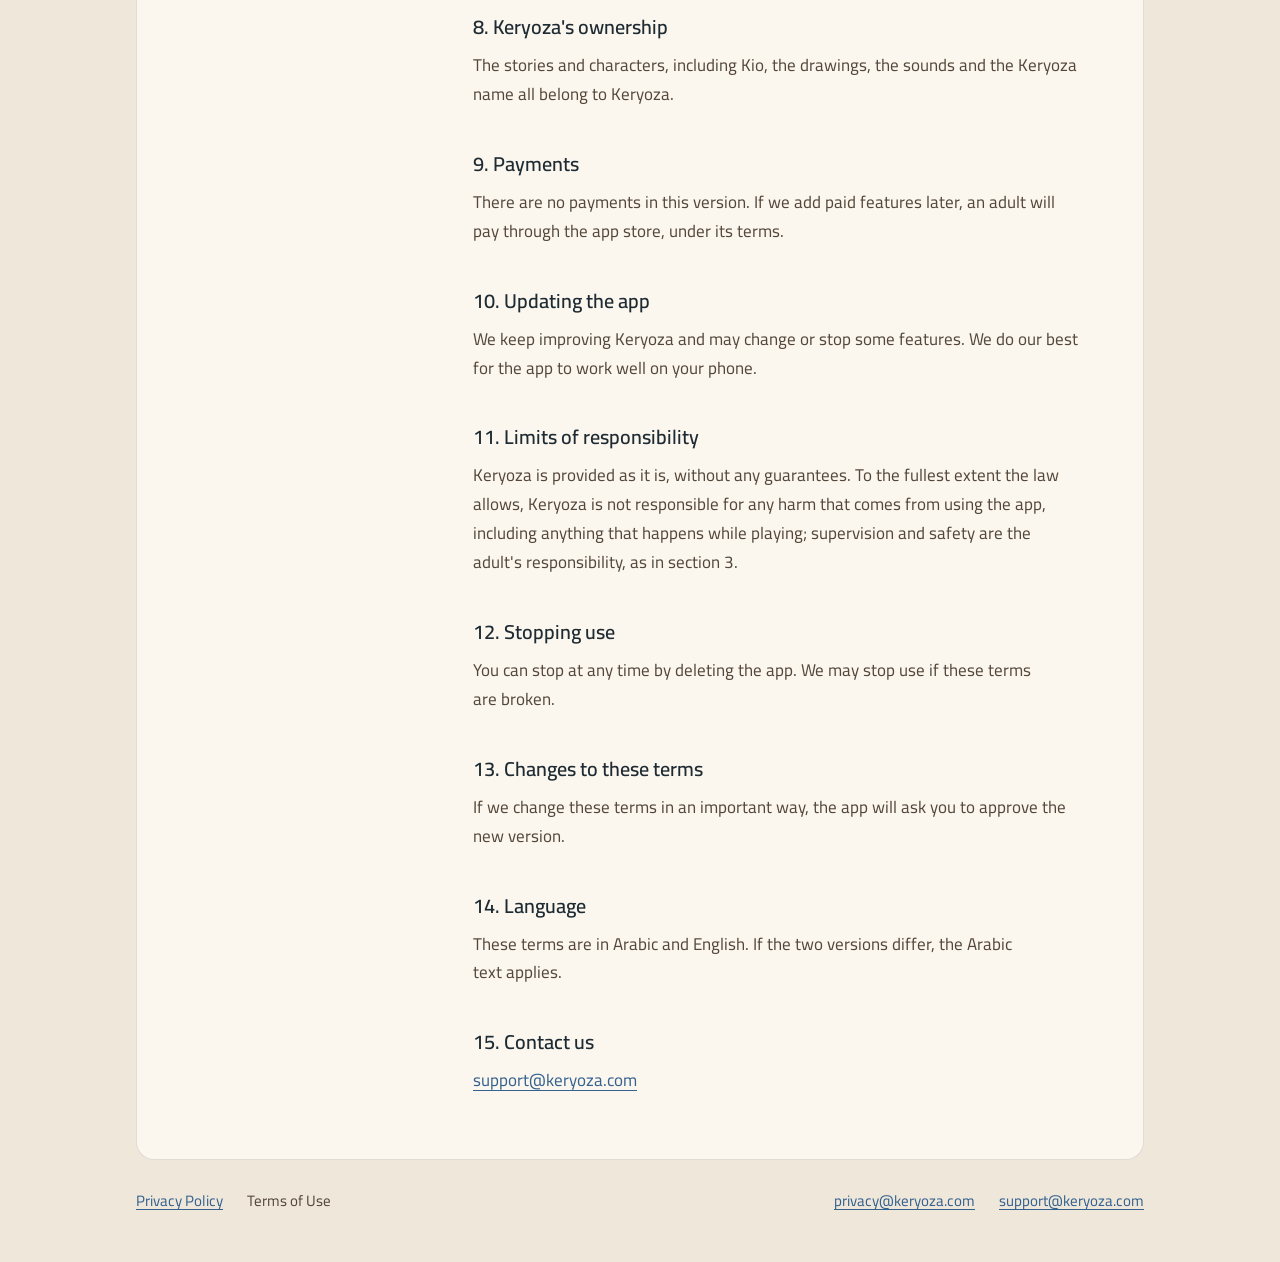
<file: terms/en/index.html>
<!doctype html>
<html lang="en" dir="ltr">
<head>
<meta charset="utf-8">
<meta name="viewport" content="width=device-width, initial-scale=1">
<meta http-equiv="Content-Security-Policy" content="default-src 'none'; style-src 'self'; font-src 'self'; img-src 'self'; base-uri 'none'; form-action 'none'">
<meta name="referrer" content="no-referrer">
<title>Terms of Use · Keryoza</title>
<link rel="canonical" href="https://keryoza.com/terms/en/">
<link rel="alternate" hreflang="ar" href="https://keryoza.com/terms/">
<link rel="alternate" hreflang="en" href="https://keryoza.com/terms/en/">
<link rel="alternate" hreflang="x-default" href="https://keryoza.com/terms/">
<link rel="icon" href="../../assets/logo.svg" type="image/svg+xml">
<link rel="preload" href="../../assets/cairo.woff" as="font" type="font/woff" crossorigin>
<link rel="stylesheet" href="../../assets/legal.css">
</head>
<body>
<a class="skip" href="#main">Skip to text</a>
<div class="wrap">
<header class="site-head">
<p class="brand"><img src="../../assets/logo.svg" width="48" height="48" alt=""><span class="brand-name"><span class="brand-ar" lang="ar">كِريوزا</span><span class="brand-lat" lang="en">KERYOZA</span></span></p>
<a class="lang" href="../../terms/" hreflang="ar" lang="ar">عربي</a>
</header>
<main id="main" class="doc">
<header class="doc-head">
<h1>Terms of Use</h1>
<p class="updated">Last updated: <time datetime="2026-10-28">28 October 2026</time></p>
</header>
<nav class="toc" aria-labelledby="toc-h">
<h2 id="toc-h">Contents</h2>
<ol>
<li><a href="#s1">1. Our agreement</a></li>
<li><a href="#s2">2. What Keryoza is</a></li>
<li><a href="#s3">3. Safety first</a></li>
<li><a href="#s4">4. The camera</a></li>
<li><a href="#s5">5. Augmented reality</a></li>
<li><a href="#s6">6. Privacy</a></li>
<li><a href="#s7">7. Allowed use</a></li>
<li><a href="#s8">8. Keryoza&#x27;s ownership</a></li>
<li><a href="#s9">9. Payments</a></li>
<li><a href="#s10">10. Updating the app</a></li>
<li><a href="#s11">11. Limits of responsibility</a></li>
<li><a href="#s12">12. Stopping use</a></li>
<li><a href="#s13">13. Changes to these terms</a></li>
<li><a href="#s14">14. Language</a></li>
<li><a href="#s15">15. Contact us</a></li>
</ol>
</nav>
<div class="body">
<section id="s1" aria-labelledby="s1-h">
<h2 id="s1-h">1. Our agreement</h2>
<p>Keryoza is an app for children, played under the supervision of an adult. These terms are an agreement between Keryoza and you, the parent or guardian. By using the app you accept them and confirm that you are an adult aged 18 or over.</p>
</section>
<section id="s2" aria-labelledby="s2-h">
<h2 id="s2-h">2. What Keryoza is</h2>
<p>An augmented reality (AR) game app: the child sees virtual things in the space around them and moves to find them, guided by a voice.</p>
</section>
<section id="s3" aria-labelledby="s3-h">
<h2 id="s3-h">3. Safety first</h2>
<p>Because the child moves while looking at a screen:</p>
<ul><li>The child always plays with an adult present.</li><li>Play in a safe place indoors, away from stairs, glass and sharp things.</li><li>Do not play near roads, water or balconies, or in public places.</li><li>If the child has a health condition affected by screens or movement, such as photosensitive epilepsy or balance problems, ask a doctor first.</li><li>You are responsible for the child&#x27;s safety and the play space while playing.</li></ul>
</section>
<section id="s4" aria-labelledby="s4-h">
<h2 id="s4-h">4. The camera</h2>
<p>The camera works inside the phone only. We never take photos or videos, and nothing is saved or sent.</p>
</section>
<section id="s5" aria-labelledby="s5-h">
<h2 id="s5-h">5. Augmented reality</h2>
<ul><li>Keryoza shows virtual things on the screen, and sometimes a whole virtual world instead of the picture of the room. They are not really there, and the screen does not always show what is around the child, so remind your child to watch the real space around them.</li><li>Augmented reality works only on phones that support it. On Android it needs Google Play Services for AR (ARCore).</li><li>How exact it is can change with the phone, the light and the place.</li></ul>
</section>
<section id="s6" aria-labelledby="s6-h">
<h2 id="s6-h">6. Privacy</h2>
<p>We protect your child&#x27;s privacy. To see what we collect and how to stop or delete it, read the privacy policy.</p>
</section>
<section id="s7" aria-labelledby="s7-h">
<h2 id="s7-h">7. Allowed use</h2>
<p>Keryoza is for your family&#x27;s personal use. You may not copy, change or sell the app, or get around the adult gate. For use in schools or businesses, write to us first.</p>
</section>
<section id="s8" aria-labelledby="s8-h">
<h2 id="s8-h">8. Keryoza&#x27;s ownership</h2>
<p>The stories and characters, including Kio, the drawings, the sounds and the Keryoza name all belong to Keryoza.</p>
</section>
<section id="s9" aria-labelledby="s9-h">
<h2 id="s9-h">9. Payments</h2>
<p>There are no payments in this version. If we add paid features later, an adult will pay through the app store, under its terms.</p>
</section>
<section id="s10" aria-labelledby="s10-h">
<h2 id="s10-h">10. Updating the app</h2>
<p>We keep improving Keryoza and may change or stop some features. We do our best for the app to work well on your phone.</p>
</section>
<section id="s11" aria-labelledby="s11-h">
<h2 id="s11-h">11. Limits of responsibility</h2>
<p>Keryoza is provided as it is, without any guarantees. To the fullest extent the law allows, Keryoza is not responsible for any harm that comes from using the app, including anything that happens while playing; supervision and safety are the adult&#x27;s responsibility, as in section 3.</p>
</section>
<section id="s12" aria-labelledby="s12-h">
<h2 id="s12-h">12. Stopping use</h2>
<p>You can stop at any time by deleting the app. We may stop use if these terms are broken.</p>
</section>
<section id="s13" aria-labelledby="s13-h">
<h2 id="s13-h">13. Changes to these terms</h2>
<p>If we change these terms in an important way, the app will ask you to approve the new version.</p>
</section>
<section id="s14" aria-labelledby="s14-h">
<h2 id="s14-h">14. Language</h2>
<p>These terms are in Arabic and English. If the two versions differ, the Arabic text applies.</p>
</section>
<section id="s15" aria-labelledby="s15-h">
<h2 id="s15-h">15. Contact us</h2>
<p><a href="mailto:support@keryoza.com">support@keryoza.com</a></p>
</section>
</div>
</main>
<footer class="site-foot">
<ul class="docs" aria-label="Documents">
<li><a href="../../privacy/en/">Privacy Policy</a></li>
<li><a href="../../terms/en/" aria-current="page">Terms of Use</a></li>
</ul>
<ul class="mail" aria-label="Contact">
<li><a href="mailto:privacy@keryoza.com">privacy@keryoza.com</a></li>
<li><a href="mailto:support@keryoza.com">support@keryoza.com</a></li>
</ul>
</footer>
</div>
</body>
</html>
</file>
<file: assets/landing.css>
/* keryoza.com v2 — walk into Keryoza. Brief: docs/design/landing_v2/BRIEF.md. Brand: docs/design/brand/HANDOFF.md.
   Marketing is for adults, so motion is welcome here; nothing flashes. prefers-reduced-motion = still layouts.
   No outside requests: every font, image, video, sound and script is the site's own. */

@font-face { font-family: "Baloo Display"; src: url("baloo-display.woff") format("woff"); font-weight: 700; font-display: block; }
@font-face { font-family: "Readex"; src: url("readex.woff") format("woff"); font-weight: 500; font-display: swap; }
@font-face { font-family: "Cairo"; src: url("cairo.woff") format("woff"); font-weight: 400 600; font-display: swap; }

:root {
  --cream: #FFF3E2;
  --paper: #FDF8EF;
  --red: #C4432B;
  --red-deep: #A8371F;
  --coral: #EE7A5E;
  --ink: #3D211E;
  --ink-soft: #6A4A40;
  --brand-ink: #631315;
  --sill-deep: #43090B;
  --gold: #E8B65A;
  --sun: #FFD98A;
  --sea: #34618E;          /* the sea story's own world colour (app token "lapis") */
  --sea-deep: #1F3F63;
  --ease: cubic-bezier(0.16, 1, 0.3, 1);
  --gl: max(16px, env(safe-area-inset-left, 0px));
  --gr: max(16px, env(safe-area-inset-right, 0px));
  --bar-h: 4.25rem;
  color-scheme: light;
}
*, *::before, *::after { box-sizing: border-box; }
html { -webkit-text-size-adjust: 100%; text-size-adjust: 100%; scroll-padding-top: var(--bar-h); overflow-x: clip; }
body {
  margin: 0;
  background: radial-gradient(110% 55% at 50% 0%, rgba(255, 217, 138, 0.55), rgba(255, 217, 138, 0) 60%), var(--cream);
  color: var(--ink);
  font-family: "Readex", "Cairo", "Segoe UI", Tahoma, system-ui, sans-serif;
  font-size: 1.0625rem;
  line-height: 1.8;
  overflow-x: clip;
}
img, video { max-width: 100%; }
[hidden] { display: none !important; }
:root:not([data-lang="en"]) .en, :root[data-lang="en"] .ar { display: none !important; }
:root[data-lang="en"] body { line-height: 1.65; }
.vh { position: absolute; width: 1px; height: 1px; overflow: hidden; clip-path: inset(50%); white-space: nowrap; }

/* The gold rays sit in a fixed, masked frame; the rays themselves drift up slowly with the scroll (parallax, by
   whole 160 px pattern tiles, so the loop is seamless). The mask stays still on the frame. */
.meadow-wrap { position: fixed; inset: 0; overflow: hidden; opacity: 0.15; pointer-events: none; z-index: 0;
  -webkit-mask-image: linear-gradient(#000, rgba(0,0,0,.45) 60%, transparent); mask-image: linear-gradient(#000, rgba(0,0,0,.45) 60%, transparent); }
.meadow { display: block; width: 100%; height: calc(100% + 160px); fill: var(--gold); will-change: translate; }
main, .sill { position: relative; z-index: 1; }
.skip { position: absolute; inset-inline-start: 1rem; top: -4rem; z-index: 60; padding: .5rem 1rem; border-radius: 999px; background: var(--brand-ink); color: var(--cream); }
.skip:focus { top: .6rem; }

h1, h2, h3 { font-family: "Baloo Display", system-ui, sans-serif; font-weight: 700; color: var(--brand-ink); margin: 0; text-wrap: balance; }
h1 em, h2 em { font-style: normal; color: var(--red); }
h2 { font-size: clamp(2rem, 4.6vw, 3.4rem); line-height: 1.3; }
:root[data-lang="en"] h2 { line-height: 1.1; }
.eyebrow { margin: 0 0 .4rem; color: var(--red); font: 700 1.05rem/1.4 "Baloo Display", system-ui, sans-serif; }
section { padding-left: var(--gl); padding-right: var(--gr); }

/* ===== Top bar ===== */
.bar {
  position: sticky; top: 0; z-index: 50;
  display: flex; align-items: center; gap: 1rem;
  min-height: var(--bar-h);
  padding-block: calc(.45rem + env(safe-area-inset-top, 0px)) .45rem;
  padding-left: var(--gl); padding-right: var(--gr);
  background: rgba(255, 243, 226, 0.9);
  -webkit-backdrop-filter: blur(12px) saturate(1.2); backdrop-filter: blur(12px) saturate(1.2);
  border-bottom: 1px solid rgba(99, 19, 21, .08);
}
.brand { display: inline-flex; align-items: center; gap: .55rem; text-decoration: none; flex: none; }
.brand img { border-radius: 28%; display: block; }
.brand-word { font: 700 1.45rem/1 "Baloo Display", system-ui, sans-serif; color: var(--red); }
.nav { flex: 1; display: flex; justify-content: center; gap: 1.6rem; }
.nav a { color: var(--ink-soft); text-decoration: none; font-weight: 500; font-size: .98rem; transition: color .25s; }
.nav a:hover { color: var(--brand-ink); }
.bar-join { flex: none; padding: .45rem 1.1rem .55rem; border-radius: 999px; background: var(--red); color: var(--cream); text-decoration: none;
  font: 700 .98rem/1.3 "Baloo Display", system-ui, sans-serif; transition: background-color .25s; }
.bar-join:hover { background: var(--red-deep); }
.lang { flex: none; min-height: 2.6rem; padding: .2rem 1rem; border: 1.5px solid var(--gold); border-radius: 999px; background: var(--paper);
  color: var(--brand-ink); font: 500 .92rem/1 "Readex", "Cairo", system-ui, sans-serif; cursor: pointer;
  display: inline-flex; align-items: center; text-decoration: none; }
.lang:hover { background: #FFEFCD; }
@media (max-width: 60rem) { .nav { display: none; } .bar { justify-content: space-between; } }
@media (max-width: 30rem) { .bar-join { display: none; } }

/* ===== The 3D Kio canvas + stations ===== */
.kio-canvas { position: fixed; inset: 0; width: 100vw; height: 100vh; z-index: 45; pointer-events: none; opacity: 0; transition: opacity .6s; }
:root.kio3d .kio-canvas { opacity: 1; }
.station { position: relative; display: block; padding: 0; border: 0; background: none; cursor: pointer; -webkit-tap-highlight-color: transparent; }
.station .poster { display: block; width: 100%; height: 100%; object-fit: contain; object-position: bottom; transition: opacity .4s; opacity: 0;
  filter: drop-shadow(0 1rem .8rem rgba(99, 19, 21, .2)); }
:root.kio2d .station .poster { opacity: 1; }
:root.kio3d .station .poster { opacity: 0; }
.station-dock { position: fixed; z-index: 44; bottom: calc(1rem + env(safe-area-inset-bottom, 0px)); left: 1.2rem; width: 6.4rem; height: 7.4rem; pointer-events: none; opacity: 0; transition: opacity .4s; }
:root[dir="ltr"] .station-dock { left: auto; right: 1.2rem; }
:root.kio2d[data-at="dock"] .station-dock { opacity: 1; }
:root.kio3d .station-dock { opacity: 0 !important; }
@media (max-width: 60rem) { .station-dock { display: none; } }

.bubble {
  position: absolute; z-index: 46; margin: 0; padding: .6rem 1rem .7rem; max-width: 17rem;
  border-radius: 1.1rem; background: var(--paper); color: var(--brand-ink);
  font: 700 1.05rem/1.5 "Baloo Display", system-ui, sans-serif;
  box-shadow: 0 .8rem 1.6rem -.6rem rgba(99, 19, 21, .35), inset 0 0 0 1.5px rgba(232, 182, 90, .6);
  opacity: 0; transform: translateY(.5rem) scale(.96); transition: opacity .35s var(--ease), transform .35s var(--ease); pointer-events: none;
}
.bubble.on { opacity: 1; transform: none; }
/* Kio's one speech bubble: dark ink with a gold hairline (same family as the ribbon), set beside his head,
   a curved tail aimed at him, the words arriving one by one. JS places it (left, top, --tx = tail x). */
.kio-say { position: fixed; z-index: 47; left: 0; top: 0; margin: 0; padding: .6rem 1.15rem .75rem; width: max-content; max-width: min(16rem, calc(100vw - 2rem));
  border-radius: 1.3rem; background: var(--brand-ink); color: #FBEBD0; font: 700 1.08rem/1.55 "Baloo Display", system-ui, sans-serif; text-wrap: balance;
  box-shadow: inset 0 0 0 1px rgba(232, 182, 90, .5), 0 1.2rem 2rem -1rem rgba(67, 9, 11, .55);
  opacity: 0; transform: translateY(.4rem) scale(.9); transform-origin: var(--tx, 50%) 110%; transition: opacity .25s var(--ease), transform .45s var(--ease); pointer-events: none; }
.kio-say.on { opacity: 1; transform: none; }
.kio-say::after { content: ""; position: absolute; top: calc(100% - 1px); left: var(--tx, 50%); width: 1.1rem; height: .95rem; margin-left: -.55rem; background: var(--brand-ink);
  clip-path: path("M0 0 H17.6 C14 4 12 9 4 15.2 C6.5 10 6 4 0 0 Z"); }
.kio-say.lean-r::after { transform: scaleX(-1); }
.kio-say .w { display: inline-block; }
.kio-say.on .w { animation: word .5s var(--ease) both; animation-delay: calc(var(--i) * 70ms + 60ms); }
@keyframes word { from { opacity: 0; translate: 0 .45em; filter: blur(5px); } }

/* ===== 1. Hero ===== */
.hero {
  position: relative; display: grid; grid-template-columns: 1.1fr .9fr; align-items: center; gap: 2rem;
  min-height: calc(100svh - var(--bar-h)); max-width: 80rem; margin-inline: auto; padding-block: 1.5rem 1rem;
}
/* the slogan ribbon: one straight dark band between two hairline gold rules, quiet type, slow drift */
.band { grid-column: 1 / -1; position: relative; z-index: 3; width: 100vw; margin-inline: calc(50% - 50vw); padding-block: 1rem 1.6rem; pointer-events: none; }
.band-row { overflow: hidden; white-space: nowrap; background: var(--brand-ink); color: #F6E7CC;
  box-shadow: inset 0 1px 0 rgba(232, 182, 90, .55), inset 0 -1px 0 rgba(232, 182, 90, .55), 0 1.4rem 2.4rem -1.6rem rgba(67, 9, 11, .6); }
.band-track { display: inline-flex; align-items: center; gap: clamp(1.4rem, 3vw, 2.8rem); padding: .55rem 1.4rem .7rem; transform: translate3d(var(--bx, 0px), 0, 0); will-change: transform; }
.band-track span { font: 700 clamp(1.25rem, 2.3vw, 1.9rem)/1.5 "Baloo Display", system-ui, sans-serif; }
.band-track .en-i { font-size: clamp(1.05rem, 1.8vw, 1.5rem); letter-spacing: .02em; color: rgba(246, 231, 204, .78); }
.band-track em { font-style: normal; color: var(--gold); }
.band-track i { flex: none; width: .55rem; aspect-ratio: 1; background: var(--gold); transform: rotate(45deg); opacity: .8; }
.props { position: absolute; inset: 0; pointer-events: none; overflow: hidden; }
.prop { position: absolute; width: clamp(3rem, 7vw, 6rem); height: auto; opacity: .85; filter: blur(.6px) drop-shadow(0 .6rem .5rem rgba(99,19,21,.15));
  transform: translate3d(var(--px, 0), var(--py, 0), 0) rotate(var(--r, 0deg)); transition: transform .5s var(--ease); }
.p1 { bottom: 20%; inset-inline-end: 41%; width: clamp(2.6rem, 5vw, 4.4rem); --r: -12deg; }
.p2 { top: 64%; inset-inline-end: 2%; width: clamp(3rem, 6vw, 5rem); --r: 8deg; }
.p3 { top: 7%; inset-inline-end: 40%; width: clamp(2.6rem, 5vw, 4.4rem); --r: 14deg; }
.p4 { bottom: 9%; inset-inline-end: 12%; --r: -6deg; }
.p5 { top: 46%; inset-inline-end: 39%; width: clamp(2.4rem, 4vw, 3.6rem); --r: 10deg; }
.hero-text { position: relative; z-index: 2; }
.chip { display: inline-flex; align-items: center; gap: .55rem; margin: 0 0 1.2rem; padding: .2rem 1rem .3rem; border: 1.5px solid var(--gold); border-radius: 999px;
  background: rgba(255, 239, 205, .85); color: var(--brand-ink); font: 700 1rem/1.6 "Baloo Display", system-ui, sans-serif; }
.chip .dot { width: .45rem; height: .45rem; border-radius: 50%; background: var(--red); }
h1 { font-size: clamp(2.9rem, 6.6vw, 6rem); line-height: 1.38; }
:root[data-lang="en"] h1 { line-height: 1.02; }
.hero-sub { margin: 1.1rem 0 1.8rem; max-width: 33rem; font-size: clamp(1.1rem, 1.8vw, 1.35rem); line-height: 1.75; }
.hero-sub b { display: block; margin-top: .2rem; font: 700 1.1em/1.5 "Baloo Display", system-ui, sans-serif; color: var(--red); }
.slogan { margin: 0 0 1.8rem; font: 700 clamp(1.05rem, 1.8vw, 1.3rem)/1.4 "Baloo Display", system-ui, sans-serif; color: var(--ink); }
.slogan span { color: var(--gold); padding-inline: .15em; }
.slogan strong { color: var(--red); letter-spacing: .06em; }
.cta-row { display: flex; flex-wrap: wrap; align-items: center; gap: .9rem; }
.btn-join { display: inline-flex; align-items: center; min-height: 3.6rem; padding: .4rem 1.8rem .55rem; border-radius: 1.4rem; background: var(--red); color: var(--cream);
  text-decoration: none; font: 700 1.2rem/1.3 "Baloo Display", system-ui, sans-serif; box-shadow: 0 .7rem 1.3rem -.4rem rgba(196, 67, 43, .5);
  transition: transform .25s var(--ease), background-color .25s; }
.btn-join:hover { background: var(--red-deep); transform: translateY(-2px); }
.stores { display: flex; flex-wrap: wrap; gap: .6rem; }
.store { display: inline-flex; align-items: center; gap: .6rem; padding: .45rem 1rem .45rem .9rem; border-radius: 1rem; background: var(--paper);
  box-shadow: inset 0 0 0 1.5px rgba(99, 19, 21, .14); line-height: 1.2; }
.store img { width: 2rem; height: 2rem; object-fit: contain; }
.store b { display: block; font: 600 .98rem/1.25 "Cairo", system-ui, sans-serif; color: var(--ink); white-space: nowrap; }
.store small { display: block; font-size: .78rem; color: var(--red); }
.hero-kio { position: relative; display: grid; place-items: end center; height: min(36rem, 70svh); }
.sun { position: absolute; inset: 8% 6% 6%; border-radius: 50%; background: radial-gradient(closest-side, var(--sun), rgba(255, 217, 138, .45) 62%, rgba(255, 217, 138, 0)); }
.station-hero { width: min(21rem, 76%); height: 76%; }
@media (max-width: 60rem) {
  .hero { grid-template-columns: 1fr; padding-top: 1rem; gap: .5rem; }
  .hero-kio { order: -1; height: 19rem; }
  .station-hero { width: 12rem; height: 74%; }
  .kio-say { max-width: min(21rem, calc(100vw - 2rem)); font-size: 1rem; }
  .p1, .p2, .p4 { display: none; }
  .p3 { top: 3%; inset-inline-end: 4%; } .p5 { top: 12rem; inset-inline-end: 3%; }
}

/* ===== The entrance: "a screen that opens the door to curiosity" =====
   0.05s a line of warm light runs down the seam of two dark doors sealed with the Keryoza mark;
   0.5s the doors swing open away from you (you walk in), the sun blooms, the page settles from a slight push-in;
   then the headline rises line by line (a gold sheen crosses the second line), the rest follows, the ribbon unrolls,
   Kio spins in (landing-kio.js waits 1.15s) and says hello. CSS only; the doors never take clicks. */
.gate { position: fixed; inset: 0; z-index: 80; display: flex; direction: ltr; perspective: 1700px; pointer-events: none; animation: gone 0s linear 1.55s forwards; }
.gate::after { content: ""; position: absolute; z-index: 2; left: 50%; top: 0; bottom: 0; width: 2px; margin-left: -1px; transform: scaleY(0);
  background: linear-gradient(rgba(255, 217, 138, 0), var(--sun) 25%, #FFF6E0 50%, var(--sun) 75%, rgba(255, 217, 138, 0));
  box-shadow: 0 0 1.6rem .35rem rgba(255, 217, 138, .75); animation: seam .5s var(--ease) .05s forwards, fade .35s ease .55s forwards; }
.leaf { position: relative; flex: 1; overflow: hidden; backface-visibility: hidden; transform-origin: left center;
  background: radial-gradient(140% 90% at 100% 50%, #74201F, var(--sill-deep) 72%); box-shadow: inset 0 0 0 1px rgba(232, 182, 90, .22);
  animation: open-l 1s cubic-bezier(.65, 0, .25, 1) .5s forwards; }
.leaf.r { transform-origin: right center; background: radial-gradient(140% 90% at 0% 50%, #74201F, var(--sill-deep) 72%); animation-name: open-r; }
.leaf::before { content: ""; position: absolute; inset: clamp(1.2rem, 5vw, 3.4rem); border: 1px solid rgba(232, 182, 90, .3); border-radius: .5rem; }
.leaf b { position: absolute; top: 50%; display: grid; place-items: center; width: 7rem; height: 7rem; margin-top: -3.5rem; border-radius: 50%; background: var(--cream);
  box-shadow: 0 0 0 2px var(--gold), 0 0 0 .55rem rgba(232, 182, 90, .16), 0 1rem 2.4rem rgba(0, 0, 0, .4); }
.leaf.l b { right: -3.5rem; } .leaf.r b { left: -3.5rem; }
.leaf b img { width: 4.6rem; height: 4.6rem; border-radius: 28%; }
@keyframes seam { to { transform: scaleY(1); } }
@keyframes fade { to { opacity: 0; } }
@keyframes gone { to { visibility: hidden; } }
@keyframes open-l { 70% { opacity: 1; } to { transform: rotateY(88deg); opacity: 0; } }
@keyframes open-r { 70% { opacity: 1; } to { transform: rotateY(-88deg); opacity: 0; } }
@keyframes rise { from { opacity: 0; translate: 0 1.1rem; filter: blur(8px); } }
@keyframes drop { from { opacity: 0; translate: 0 -100%; } }
@keyframes settle { from { scale: 1.05; } }
@keyframes bloom { from { opacity: 0; scale: .45; } }
@keyframes float-in { from { opacity: 0; scale: 1.6; filter: blur(12px); } }
@keyframes unroll { from { clip-path: inset(0 50% 0 50%); opacity: .4; } }
@keyframes sheen { from { background-position: -20% 0; } to { background-position: 120% 0; } }
.hero { animation: settle 1.6s var(--ease) .45s backwards; }
.bar { animation: drop .8s var(--ease) 1.15s backwards; }
.sun { animation: bloom 1.8s var(--ease) .6s backwards; }
.hero .chip { animation: rise .9s var(--ease) .8s backwards; }
.hero h1 .hl { display: inline-block; animation: rise 1.1s var(--ease) .9s backwards; }
.hero h1 em.hl { animation-delay: 1.05s; }
.hero-sub { animation: rise 1s var(--ease) 1.2s backwards; }
.cta-row { animation: rise 1s var(--ease) 1.32s backwards; }
.prop { animation: float-in 1.4s var(--ease) backwards; }
.p3 { animation-delay: .7s; } .p5 { animation-delay: .85s; } .p1 { animation-delay: 1s; } .p2 { animation-delay: .9s; } .p4 { animation-delay: 1.1s; }
.band { animation: unroll 1.1s cubic-bezier(.65, 0, .25, 1) 1.45s backwards; }
@supports ((-webkit-background-clip: text) or (background-clip: text)) {
  .hero h1 em.hl { color: transparent; -webkit-background-clip: text; background-clip: text;
    background-image: linear-gradient(100deg, var(--red) 42%, #F4B25C 50%, var(--red) 58%); background-size: 250% 100%; background-position: 120% 0;
    animation: rise 1.1s var(--ease) 1.05s backwards, sheen 1.5s ease-in-out 2s backwards; }
}
@media (prefers-reduced-motion: reduce) {
  .gate { display: none; }
  .hero, .bar, .sun, .hero .chip, .hero h1 .hl, .hero h1 em.hl, .hero-sub, .cta-row, .prop, .band, .kio-say .w { animation: none !important; }
}

/* ===== 2. Why ===== */
.why { max-width: 50rem; margin-inline: auto; padding-block: clamp(4rem, 10vw, 8rem); text-align: center; }
.why h2 { margin-bottom: 1.4rem; }
.why-p { margin: 0 auto 1rem; max-width: 40rem; font-size: clamp(1.1rem, 1.7vw, 1.3rem); line-height: 1.95; }
.why-p b { display: block; margin-top: .6rem; font: 700 1.25em/1.5 "Baloo Display", system-ui, sans-serif; color: var(--red); }
.cite { display: inline-block; margin-inline: .1em; padding: 0 .25em; border-radius: .35em; font-size: .72em; vertical-align: super; line-height: 1;
  color: var(--red); background: #FFEFCD; text-decoration: none; font-weight: 600; }
.cite:hover { background: var(--sun); }
.sources { margin-top: 2.2rem; padding-top: 1.4rem; border-top: 2px dotted var(--gold); }
.sources-h { margin: 0 0 .8rem; font: 700 1rem/1 "Baloo Display", system-ui, sans-serif; color: var(--ink-soft); }
.sources ol { list-style: none; margin: 0; padding: 0; display: flex; flex-wrap: wrap; justify-content: center; gap: .5rem; counter-reset: s; }
.sources li { counter-increment: s; max-width: 100%; }
.sources li:target a { box-shadow: inset 0 0 0 2px var(--red); }
.sources a { display: inline-flex; gap: .45rem; padding: .35rem .85rem; border-radius: 999px; background: var(--paper); color: var(--ink); text-decoration: none;
  font-size: .86rem; line-height: 1.45; box-shadow: inset 0 0 0 1.5px rgba(232, 182, 90, .55); max-width: 100%; text-align: start; }
.sources a::before { content: counter(s); color: var(--red); font-weight: 700; }
.sources a:hover { background: #FFEFCD; }
.reveal { transition: opacity .6s var(--ease), transform .6s var(--ease); }
.reveal.pre { opacity: 0; transform: translateY(1rem); }

/* ===== 3. The screen becomes a new window =====
   Base = one still frame (no JS / reduced motion): the phone window with the three creatures already out.
   .portal.on = the scroll scene (landing.js drives the window clip, the bezel, the creatures). */
.portal { position: relative; padding: 0; }
.portal .sticky { position: relative; height: 100svh; min-height: 34rem; overflow: hidden;
  background: radial-gradient(60% 50% at 50% 54%, #FFF6E6, var(--cream) 70%); }
.portal.on { height: 420vh; }
.portal.on .sticky { position: sticky; top: 0; }
.portal-video { position: absolute; inset: 0; width: 100%; height: 100%; object-fit: cover;
  clip-path: inset(var(--ct, 18svh) var(--cr, calc(50% - 15svh)) var(--cb, 18svh) var(--cl, calc(50% - 15svh)) round var(--crad, 2.4rem)); }
.portal-glow { position: absolute; inset: 0; pointer-events: none; opacity: var(--go, .8);
  background: radial-gradient(34% 46% at 50% 54%, rgba(70, 182, 206, .34), rgba(70, 182, 206, 0) 100%); }
.portal-bezel { position: absolute; left: 0; top: 0; width: 30svh; height: 64svh; margin: -32svh 0 0 -15svh; transform: translate(50vw, 54svh); pointer-events: none; border-radius: var(--rad, 2.4rem); transform-origin: 50% 50%;
  box-shadow: 0 0 0 .55rem #2B0D0E, 0 2.6rem 4rem -1.2rem rgba(31, 63, 99, .55), 0 0 5rem 1rem rgba(70, 182, 206, .22); }
.portal-bezel i { position: absolute; top: .7rem; left: 50%; width: 22%; height: .55rem; margin-left: -11%; border-radius: 999px; background: #2B0D0E; }
.portal-title { position: absolute; z-index: 3; top: clamp(5.5rem, 15vh, 9rem); inset-inline-start: max(var(--gl), 7vw); max-width: min(25rem, 34vw);
  font-size: clamp(2.3rem, 4.4vw, 4rem); line-height: 1.25; opacity: var(--to, 1); transform: translateY(calc((1 - var(--to, 1)) * -1.2rem)); }
:root[data-lang="en"] .portal-title { line-height: 1.05; }
.portal-title em { font-style: normal; color: var(--red); display: block; }
.swim-clip { position: absolute; inset: 0; z-index: 2; pointer-events: none; }
.swim { position: absolute; left: 50%; top: 50%; height: auto; pointer-events: none; will-change: transform, clip-path, opacity;
  filter: blur(var(--bl, 0px)) drop-shadow(0 1.6rem 1.2rem rgba(31, 40, 60, var(--sh, .3))); }
.portal:not(.on) .swim { transform: translate(-50%, -50%); }
.portal:not(.on) .swim.far { width: 13svh; margin: -27svh 0 0 -37vw; filter: blur(2px); }
.portal:not(.on) .swim.mid { width: 26svh; margin: -4svh 0 0 -23vw; }
.portal:not(.on) .swim.near { width: 48svh; margin: 20svh 0 0 25vw; }
.station-portal { position: absolute; z-index: 3; bottom: 6svh; inset-inline-end: max(var(--gr), 14vw); width: 8rem; height: 9.5rem; }
.portal-line { position: absolute; z-index: 3; left: var(--gl); right: var(--gr); bottom: 0; margin: 0; padding: 9rem 0 max(2.4rem, 7svh); text-align: center;
  background: linear-gradient(rgba(16, 38, 58, 0), rgba(16, 38, 58, .66)); color: #FBF3E6; opacity: var(--lo, 0); pointer-events: none; padding-inline: max(var(--gl), 20vw);
  font: 700 clamp(1.5rem, 3vw, 2.4rem)/1.45 "Baloo Display", system-ui, sans-serif; text-wrap: balance; margin-inline: calc(-1 * var(--gl)) calc(-1 * var(--gr)); }
.portal-line b { color: var(--sun); font-weight: 700; }
.portal-line small { display: block; margin-top: .3rem; font: 500 1rem/1.4 "Readex", "Cairo", system-ui, sans-serif; color: rgba(251, 243, 230, .82); }
.portal:not(.on) .portal-line { --lo: 1; }
@media (max-width: 60rem) {
  .portal-title { top: calc(var(--bar-h) + clamp(.6rem, 2vh, 1.4rem)); inset-inline-start: var(--gl); inset-inline-end: var(--gr); max-width: none; text-align: center; font-size: clamp(2rem, 8.4vw, 2.8rem); }
  .portal-title em { display: inline; }
  .station-portal { width: 5.4rem; height: 6.4rem; bottom: 3svh; inset-inline-end: var(--gr); }
  .portal-line { padding-bottom: calc(7.4rem + 3svh); padding-inline: var(--gl) var(--gr); }
  .portal:not(.on) .swim.far { display: none; }
}

/* ===== 4. The hall (Shutabug-style corridor) =====
   Base = a plain, readable list (no JS, or reduced motion). .hall.on = the 3D walk: landing.js builds the wall,
   floor and ceiling segments, hangs the exhibits and moves the camera with the page scroll. */
.anchor { position: absolute; top: 0; }
.hall { position: relative; padding-block: clamp(3rem, 8vw, 6rem); }
.hall .sticky { position: relative; }
.hall-view, .hud, .hall .walk-hint { display: none; }
.hall-sign { max-width: 44rem; margin: 0 auto 2rem; text-align: center; }
.hall-sign p { margin: .5rem auto 0; color: var(--ink-soft); }
.exhibits { list-style: none; margin: 0 auto; padding: 0; max-width: 72rem; display: grid; grid-template-columns: repeat(auto-fill, minmax(15rem, 1fr)); gap: 1.4rem; }
.exhibit { display: grid; gap: .8rem; align-content: start; }
.frame { position: relative; margin: 0; padding: .7rem; border-radius: .5rem; background: #FBF1E0; aspect-ratio: 480 / 584;
  box-shadow: 0 0 0 .45rem #B98A3E, 0 0 0 .6rem #7C5226, 0 1.6rem 2.4rem -1rem rgba(61, 33, 30, .55); }
.frame img { display: block; width: 100%; height: 100%; object-fit: cover; object-position: top; border-radius: .2rem; }
.frame.z { background: radial-gradient(120% 70% at 50% 100%, #CFE3B0, #F4ECD4 70%); }
.frame.s { background: linear-gradient(#9CC6E6, #5B8DBA 70%, #3E6E99); }
.frame.z img, .frame.s img, .frame.k img { object-fit: contain; object-position: 50% 70%; }
.frame.k { background: radial-gradient(90% 70% at 50% 40%, #FFE7AE, #F6DDB3 60%, #EBCB98); }
.placard .pk { margin: 0; font: 700 .82rem/1.4 "Baloo Display", system-ui, sans-serif; color: var(--red); letter-spacing: .02em; }
.placard h3 { font-size: 1.3rem; color: var(--brand-ink); }
.placard p { margin: .25rem 0 0; font-size: .96rem; line-height: 1.65; }
.placard blockquote { margin: .5rem 0 0; font: 700 1rem/1.5 "Baloo Display", system-ui, sans-serif; color: var(--red); }
.speak { margin-top: .6rem; display: inline-flex; align-items: center; gap: .45rem; min-height: 2.6rem; padding: .2rem 1rem; border: 0; border-radius: 999px;
  background: var(--brand-ink); color: var(--cream); font: 500 .88rem/1 "Readex", "Cairo", system-ui, sans-serif; cursor: pointer; transition: background-color .25s; }
.speak:hover { background: var(--red-deep); }
.speak::before { content: ""; width: 1rem; height: 1rem; background: currentColor;
  -webkit-mask: url("data:image/svg+xml,%3Csvg xmlns='http://www.w3.org/2000/svg' viewBox='0 0 24 24'%3E%3Cpath d='M3 9v6h4l6 5V4L7 9Z'/%3E%3Cpath d='M16 8a5 5 0 0 1 0 8' stroke='%23000' stroke-width='2.4' fill='none'/%3E%3C/svg%3E") center/contain no-repeat;
  mask: url("data:image/svg+xml,%3Csvg xmlns='http://www.w3.org/2000/svg' viewBox='0 0 24 24'%3E%3Cpath d='M3 9v6h4l6 5V4L7 9Z'/%3E%3Cpath d='M16 8a5 5 0 0 1 0 8' stroke='%23000' stroke-width='2.4' fill='none'/%3E%3C/svg%3E") center/contain no-repeat; }
.speak.playing { background: var(--red); }
.hall-end { max-width: 60rem; margin: 3rem auto 0; text-align: center; }
.hall-end h3 { font-size: clamp(1.8rem, 3.6vw, 2.8rem); }
.hall-end h3 em { font-style: normal; color: var(--red); }
.doors { list-style: none; margin: 1.4rem 0 0; padding: 0; display: grid; grid-template-columns: repeat(3, auto); justify-content: center; gap: clamp(1rem, 2.4vw, 1.8rem) clamp(.8rem, 2vw, 1.6rem); }
.door { position: relative; width: clamp(6.4rem, 11vw, 10rem); aspect-ratio: 3 / 3.9; border-radius: 999px 999px 1.2rem 1.2rem; overflow: hidden; isolation: isolate;
  box-shadow: 0 0 0 .35rem #F6E3BE, 0 0 0 .5rem #B98A3E, 0 1.8rem 2.6rem -1rem rgba(31, 18, 40, .6); transition: transform .5s var(--ease), box-shadow .5s var(--ease); }
.door::before { content: ""; position: absolute; inset: 0; z-index: -1; }
.d-space::before { background: radial-gradient(70% 50% at 50% 35%, #4B3F8F, #1E1946 75%), #1E1946; }
.d-pyr::before { background: radial-gradient(70% 55% at 50% 38%, #BFE6F0, #4F94B5 80%), #4F94B5; }
.d-let::before { background: radial-gradient(70% 55% at 50% 40%, #8FD0BD, #2C6F66 80%), #2C6F66; }
.d-puz::before { background: radial-gradient(70% 55% at 50% 40%, #B79BE0, #4E3A80 80%), #4E3A80; }
.d-cnt::before { background: radial-gradient(70% 55% at 50% 40%, #A9D8F2, #3E79A8 80%), #3E79A8; }
.d-his::before { background: radial-gradient(70% 55% at 50% 40%, #7E97C2, #22355A 80%), #22355A; }
.d-space::after { content: ""; position: absolute; inset: 0; z-index: -1; opacity: .8;
  background: radial-gradient(1.5px 1.5px at 20% 18%, #fff, transparent), radial-gradient(1px 1px at 70% 12%, #fff, transparent), radial-gradient(1.5px 1.5px at 82% 40%, #fff, transparent),
              radial-gradient(1px 1px at 12% 52%, #fff, transparent), radial-gradient(1.5px 1.5px at 46% 8%, #fff, transparent), radial-gradient(1px 1px at 60% 30%, #fff, transparent); }
.door img { position: absolute; inset: 14% 9% 24%; width: 82%; height: 62%; object-fit: contain; object-position: 50% 60%; filter: drop-shadow(0 .5rem .5rem rgba(0, 0, 0, .3)); }
.d-space img { inset: 6% 0 18%; width: 100%; height: 76%; }
.soon-pill { position: absolute; bottom: .7rem; left: 0; right: 0; margin-inline: auto; width: max-content; max-width: 92%; padding: .15rem .7rem .25rem; border-radius: 999px; text-align: center; line-height: 1.25;
  background: rgba(255, 243, 226, .94); color: var(--brand-ink); font: 700 .86rem/1.5 "Baloo Display", system-ui, sans-serif; }
.door:hover { transform: translateY(-.4rem); box-shadow: 0 0 0 .35rem #FFEFCD, 0 0 0 .5rem var(--gold), 0 2.4rem 3rem -1rem rgba(31, 18, 40, .65); }

/* the 3D walk: a dark, warm gallery lit by its pictures (art director, round 4) */
.hall.on { height: 1000vh; padding: 0; background: #1A0B0D; }   /* dark under the sticky view when the phone toolbars hide */
.hall.on .sticky { position: sticky; top: var(--bar-h); height: calc(100svh - var(--bar-h)); overflow: hidden;
  background: radial-gradient(22% 20% at 50% 46%, rgba(255, 217, 138, .5), rgba(255, 217, 138, 0) 100%),
              linear-gradient(90deg, #1A0B0D, #2A1416 30%, #2A1416 70%, #1A0B0D); }
.hall.on .hall-view { display: block; position: absolute; inset: 0; perspective: var(--per, 900px); perspective-origin: 50% 46%; }
.hall.on .hall-view::after { content: ""; position: absolute; inset: 0; pointer-events: none;
  background: radial-gradient(16% 15% at 50% 46%, rgba(255, 222, 150, .55), rgba(255, 222, 150, 0) 100%),
              radial-gradient(85% 80% at 50% 46%, rgba(23, 11, 12, 0) 55%, rgba(23, 11, 12, .55) 100%); }
.hall-world { position: absolute; left: 50%; top: 46%; width: 0; height: 0; transform-style: preserve-3d; transform: translate3d(0, 0, var(--cz, 0px)); }
.hall-room { position: absolute; inset: 0; width: 100%; height: 100%; }
.hall.on:not(.near) .hall-view { display: none; }   /* far away: no 3D layers at all (JS toggles .near) */
.seg { position: absolute; left: 0; top: 0; transform-origin: 0 0; backface-visibility: hidden; }
/* an arch every two frames: the corridor's rhythm (a wall with an arched opening, facing you) */
.seg.arch { pointer-events: none; background: radial-gradient(36% 100% at 50% 100%, rgba(51, 24, 26, 0) 98.5%, #33181A 100%) top / 100% 20% no-repeat;
  filter: drop-shadow(0 0 .2rem rgba(140, 106, 46, .6)); }
.seg.arch::before, .seg.arch::after { content: ""; position: absolute; top: 0; bottom: 0; width: 14%; background: linear-gradient(90deg, #1A0B0D, #3A1B1A); }
.seg.arch::before { left: 0; box-shadow: inset -.35rem 0 0 #8C6A2E; }
.seg.arch::after { right: 0; transform: scaleX(-1); box-shadow: inset -.35rem 0 0 #8C6A2E; }
.seg.gone { display: none; }   /* removes the GPU layer, not just hides it */
.hall.on .exhibits { position: absolute; left: 0; top: 0; width: 0; height: 0; display: block; max-width: none; margin: 0; transform-style: preserve-3d; }
.hall.on .exhibit { position: absolute; left: 0; top: 0; width: var(--ew, 22rem); display: block; transform-origin: 0 0; backface-visibility: hidden; will-change: transform, opacity; }
/* the picture light: a brass bar and the warm cone it throws on the wall */
.hall.on .exhibit::before { content: ""; position: absolute; z-index: -1; left: -30%; right: -30%; top: -28%; height: 120%; pointer-events: none;
  background: radial-gradient(50% 55% at 50% 18%, rgba(255, 217, 138, .38), rgba(255, 217, 138, 0) 100%); }
.hall.on .exhibit::after { content: ""; position: absolute; top: -1.3rem; left: 32%; right: 32%; height: .5rem; border-radius: .3rem;
  background: linear-gradient(#F3CF86, #9A7330); box-shadow: 0 .45rem 1.2rem .2rem rgba(255, 217, 138, .45); }
.hall.on .exhibit .frame { background: #F6EBDD; padding: .55rem; border-radius: .2rem;
  box-shadow: 0 0 0 3px #C9A055, 0 0 0 4px #5E4019, 0 1.8rem 2.6rem -1rem rgba(0, 0, 0, .7); }
.hall.on .exhibit .frame.z { background: radial-gradient(120% 70% at 50% 100%, #CFE3B0, #F4ECD4 70%); }
.hall.on .exhibit .frame.s { background: linear-gradient(#9CC6E6, #5B8DBA 70%, #3E6E99); }
.hall.on .exhibit .frame.k { background: radial-gradient(90% 70% at 50% 40%, #FFE7AE, #F6DDB3 60%, #EBCB98); }
.hall.on .exhibit .placard { margin: 1rem auto 0; width: max-content; max-width: 100%; padding: .25rem .9rem .35rem; border-radius: .2rem;
  background: linear-gradient(#E3BD72, #B98A3E); box-shadow: 0 .4rem .8rem -.3rem rgba(0, 0, 0, .6); }
.hall.on .exhibit .placard > :not(h3) { display: none; }
.hall.on .exhibit .placard h3 { font-size: 1rem; color: #3A170F; }
.hall.on .hall-end { position: absolute; left: 0; top: 0; margin: 0; max-width: none; display: grid; align-content: center; justify-items: center; gap: 1.2rem;
  width: var(--endw, 100vw); height: var(--endh, 100vh); transform-origin: 0 0; backface-visibility: hidden;
  background: radial-gradient(55% 55% at 50% 45%, #FFE7AE, #FFD98A 35%, #E8B65A 75%, #B98A3E); }
.hall.on .hall-end::after { content: ""; position: absolute; left: 0; right: 0; bottom: 0; height: 22%; pointer-events: none;
  background: linear-gradient(rgba(122, 42, 30, 0), rgba(122, 42, 30, .35)); }
.hall.on .hall-end h3 { color: var(--brand-ink); }
.hall.on .hall-sign { position: absolute; z-index: 3; top: 0; left: var(--gl); right: var(--gr); margin: 0 auto; padding-top: clamp(1rem, 5vh, 3rem);
  opacity: var(--so, 1); transform: translateY(calc((1 - var(--so, 1)) * -1.5rem)); pointer-events: none; }
.hall.on .hall-sign .eyebrow { color: var(--gold); }
.hall.on .hall-sign h2 { font-size: clamp(2.2rem, 5vw, 3.8rem); color: #FBF3E6; }
.hall.on .hall-sign h2 em { color: var(--sun); }
.hall.on .hall-sign p { color: rgba(251, 243, 230, .82); }
.hall.on .walk-hint { display: inline-flex; flex-direction: column; align-items: center; gap: .3rem; margin-top: .8rem; font-size: .9rem; color: rgba(251, 243, 230, .7); }
.walk-hint i { width: 1.4rem; height: 2.2rem; border: 2px solid currentColor; border-radius: 1rem; position: relative; }
.walk-hint i::after { content: ""; position: absolute; left: 50%; top: .35rem; width: 4px; height: 7px; margin-left: -2px; border-radius: 2px; background: currentColor; animation: wheel 1.8s var(--ease) infinite; }
@keyframes wheel { from { transform: none; opacity: 1; } to { transform: translateY(.8rem); opacity: 0; } }
/* the caption: no box. One quiet line on a dark fade rising from the floor, and a small gold counter. */
.hall.on .hud { display: block; position: absolute; z-index: 4; left: 0; right: 0; bottom: 0; padding: 6rem var(--gr) max(1.3rem, env(safe-area-inset-bottom, 0px)) var(--gl);
  text-align: center; background: linear-gradient(rgba(23, 11, 12, 0), rgba(23, 11, 12, .82) 62%); pointer-events: none;
  opacity: 0; transition: opacity .5s var(--ease); }
.hall.on .hud.on { opacity: 1; }
.hud-in { max-width: 40rem; margin-inline: auto; transition: opacity .3s var(--ease), transform .3s var(--ease); }
.hud-in.swap { opacity: 0; transform: translateY(.4rem); }
.hud-in h3 { display: inline; font-size: clamp(1.25rem, 2.2vw, 1.6rem); color: #FBF3E6; }
.hud-in p { display: inline; margin-inline-start: .6rem; font-size: 1rem; color: rgba(251, 243, 230, .78); }
.hud-in .speak { display: inline-flex; vertical-align: middle; margin: 0 0 0 .7rem; margin-inline: .7rem 0; min-height: 2.2rem; padding: .1rem .8rem; pointer-events: auto;
  background: transparent; color: var(--gold); box-shadow: inset 0 0 0 1.5px rgba(232, 182, 90, .7); font-size: .82rem; }
.hud-in .speak:hover, .hud-in .speak.playing { background: rgba(232, 182, 90, .16); }
.hud-count { margin: .45rem 0 0; font: 700 .8rem/1 "Baloo Display", system-ui, sans-serif; letter-spacing: .1em; color: var(--gold); }
.station-hall { display: none; }
.hall.on .station-hall { display: block; position: absolute; z-index: 3; bottom: 5.5rem; inset-inline-start: max(4%, var(--gl)); width: 7.5rem; height: 9rem; }
@media (max-width: 60rem) {
  .hall.on .hall-sign h2 { font-size: 2rem; }
  .hall.on .exhibit .placard { margin-top: .7rem; padding: .2rem .5rem .3rem; }
  .hall.on .exhibit .placard h3 { font-size: .85rem; }
  .hud-in h3 { display: block; }
  .hud-in p { display: block; margin: .2rem 0 0; font-size: .9rem; }
  .hud-in .speak { margin: .5rem 0 0; }
  .hall.on .station-hall { width: 5.4rem; height: 6.4rem; bottom: 9.5rem; inset-inline-start: auto; inset-inline-end: var(--gr); }
  .door { width: 26vw; } .soon-pill { font-size: .66rem; white-space: nowrap; padding-inline: .5rem; }
  .hall.on .hall-end { padding-bottom: 11rem; }   /* lift the arches above Kio on phones (a % would be 0: the 3D parent has no width) */
}

/* ===== 6. Try it ===== */
.try { padding-block: clamp(3rem, 8vw, 6rem); }
.try .sticky { max-width: 76rem; margin-inline: auto; }
.try.scrolly { height: 260vh; padding-block: 0; }
.try.scrolly .sticky { position: sticky; top: var(--bar-h); height: calc(100svh - var(--bar-h)); display: flex; flex-direction: column; justify-content: center; gap: .2rem; }
.try.scrolly .stage { height: min(34rem, calc(100svh - var(--bar-h) - 13rem)); }
.try-head { text-align: center; margin-bottom: 1.2rem; }
.try-head p { margin: .4rem 0 0; color: var(--ink-soft); }
/* The sea: deep water with slow moving light, a ship far off, the game's own 3D props, blurred kelp in front,
   rising bubbles, an AR-style corner frame and a mission card. Layers pan at three speeds for depth. */
.stage { position: relative; height: clamp(22rem, 62vh, 34rem); border-radius: 1.8rem; overflow: hidden; touch-action: pan-y; user-select: none; cursor: grab; isolation: isolate;
  background: radial-gradient(90% 70% at 50% -10%, #8FC3E6, rgba(143, 195, 230, 0) 60%), linear-gradient(#4E86B6 0%, var(--sea) 42%, #1B385A 100%);
  box-shadow: 0 2rem 3.4rem -1.6rem rgba(31, 63, 99, .7), 0 0 0 1px rgba(232, 182, 90, .35); }
.stage::after { content: ""; position: absolute; inset: 0; z-index: 6; pointer-events: none; border-radius: inherit;
  box-shadow: inset 0 0 6rem 1rem rgba(10, 28, 50, .55); }
.stage.dragging { cursor: grabbing; }
.pano { position: absolute; inset: 0; direction: ltr; }
.layer { position: absolute; top: 0; bottom: 0; left: 0; width: 260%; transform: translate3d(var(--x, 0px), 0, 0); }
.layer.back .ray { position: absolute; top: -12%; width: 9%; height: 95%; background: linear-gradient(rgba(255, 246, 224, .4), rgba(255, 246, 224, 0) 85%);
  transform: skewX(-14deg); filter: blur(10px); transform-origin: top; animation: ray 9s ease-in-out infinite alternate; }
.r1 { left: 12%; } .r2 { left: 44%; width: 6%; animation-delay: -3s; } .r3 { left: 78%; animation-delay: -6s; }
@keyframes ray { from { opacity: .55; transform: skewX(-10deg); } to { opacity: 1; transform: skewX(-17deg); } }
.layer.back .far { position: absolute; bottom: 13%; height: 22%; width: 18%; border-radius: 50% 50% 0 0; background: linear-gradient(rgba(27, 56, 90, .5), rgba(27, 56, 90, .75)); filter: blur(3px); }
.f1 { left: 4%; } .f2 { left: 38%; width: 24%; height: 16%; } .f3 { left: 72%; }
.ship { position: absolute; left: 22%; bottom: 17%; width: 15%; height: auto; opacity: .38; filter: blur(1.5px) brightness(.6) saturate(.4); }
.sand { position: absolute; left: 0; right: 0; bottom: 0; height: 18%; pointer-events: none; z-index: 1; border-radius: 50% 50% 0 0 / 30% 30% 0 0;
  background: radial-gradient(60% 120% at 50% 0%, rgba(255, 238, 200, .55), rgba(255, 238, 200, 0) 70%), repeating-radial-gradient(ellipse 30% 8% at 40% 20%, rgba(150, 110, 60, .0) 0 10px, rgba(150, 110, 60, .1) 10px 13px), linear-gradient(#E6C48A, #C99E5F);
  box-shadow: 0 -1.2rem 2rem -1rem rgba(255, 230, 180, .25); }
.layer.mid { z-index: 2; }
.deco { position: absolute; height: auto; pointer-events: none; filter: drop-shadow(0 .8rem .6rem rgba(10, 28, 50, .35)); }
.d-mound { left: 25%; bottom: 10%; width: 6%; } .d-anchor { left: 65%; bottom: 10%; width: 4.2%; }
.d-shell { left: 37%; bottom: 7%; width: 2.2%; } .d-star { left: 74%; bottom: 6%; width: 2.4%; transform: rotate(20deg); }
.spot { position: absolute; bottom: 9%; padding: 0; border: 0; background: none; cursor: pointer; z-index: 2; transform-origin: 50% 100%; border-radius: 1rem; }
.spot img { display: block; width: 100%; height: auto; pointer-events: none; filter: drop-shadow(0 1rem .7rem rgba(10, 28, 50, .4)); transition: filter .35s var(--ease), translate .35s var(--ease); }
.spot:hover img, .spot:focus-visible img { filter: drop-shadow(0 0 1.1rem rgba(255, 217, 138, .75)) drop-shadow(0 1rem .7rem rgba(10, 28, 50, .4)); translate: 0 -3px; }
.spot-coral { left: 10%; width: 5.6%; } .spot-clam { left: 47%; width: 6.4%; } .spot-chest { left: 84%; width: 6.4%; }
.spot-chest { display: grid; align-items: end; } .spot-chest img { grid-area: 1 / 1; }
.spot-chest .opened { opacity: 0; } .stage.found .spot-chest.hit .opened { opacity: 1; } .stage.found .spot-chest.hit .shut { opacity: 0; }
.spot.hit::before { content: ""; position: absolute; left: 50%; bottom: 30%; width: 220%; aspect-ratio: 1; translate: -50% 50%; border-radius: 50%; z-index: -1;
  background: radial-gradient(closest-side, rgba(255, 228, 160, .85), rgba(255, 217, 138, 0)); animation: glow 1.4s var(--ease) both; }
@keyframes glow { from { opacity: 0; scale: .3; } 35% { opacity: 1; } to { opacity: .55; scale: 1; } }
.spot.nope { animation: nope .5s ease-in-out; }
@keyframes nope { 25% { transform: rotate(3deg); } 50% { transform: rotate(-3deg); } 75% { transform: rotate(2deg); } }
.friend { position: absolute; bottom: 16%; width: 5.5%; height: auto; z-index: 1; transform: translateY(40%) scale(.8); opacity: 0; transition: transform .8s var(--ease), opacity .4s; pointer-events: none; }
.stage.found .friend { transform: translateY(-125%) scale(1.2); opacity: 1; z-index: 3; animation: bob 2.4s ease-in-out .8s infinite; }
@keyframes bob { 50% { translate: 0 -6%; } }
/* in the zoo a friend steps out beside the spot (not up on top of a tree) */
[data-world="zoo"] .friend { bottom: 9%; }
.stage.found [data-world="zoo"] .friend { transform: translateX(-95%) scale(1.15); animation: none; }
.layer.front { z-index: 4; pointer-events: none; }
.kelp { position: absolute; bottom: -6%; width: 3.2%; height: auto; filter: blur(2.5px) brightness(.75); transform-origin: 50% 100%; animation: sway 6s ease-in-out infinite alternate; }
.k1 { left: 21%; } .k2 { left: 30%; width: 2.4%; animation-delay: -2s; } .k3 { left: 62%; animation-delay: -4s; } .k4 { left: 95%; width: 2.6%; animation-delay: -1s; }
@keyframes sway { from { rotate: -3deg; } to { rotate: 4deg; } }
.bubbles { position: absolute; inset: 0; z-index: 3; pointer-events: none; }
.bubbles i { position: absolute; bottom: -2rem; width: .55rem; height: .55rem; border-radius: 50%; box-shadow: inset 0 0 0 1.5px rgba(230, 245, 255, .6), inset -.12rem -.12rem .2rem rgba(255, 255, 255, .5);
  animation: bubble 9s linear infinite; }
.bubbles i:nth-child(1) { left: 14%; } .bubbles i:nth-child(2) { left: 27%; width: .35rem; height: .35rem; animation-delay: -3s; animation-duration: 7s; }
.bubbles i:nth-child(3) { left: 41%; animation-delay: -6s; } .bubbles i:nth-child(4) { left: 58%; width: .8rem; height: .8rem; animation-delay: -1.5s; animation-duration: 11s; }
.bubbles i:nth-child(5) { left: 69%; width: .4rem; height: .4rem; animation-delay: -4.5s; } .bubbles i:nth-child(6) { left: 82%; animation-delay: -8s; animation-duration: 10s; }
.bubbles i:nth-child(7) { left: 92%; width: .3rem; height: .3rem; animation-delay: -2s; animation-duration: 6.5s; }
@keyframes bubble { from { transform: translate(0, 0); opacity: 0; } 10% { opacity: 1; } 50% { transform: translate(.6rem, -20rem); } 90% { opacity: .8; } to { transform: translate(-.3rem, -40rem); opacity: 0; } }
/* AR-style corners: the stage reads as a window you look through */
.finder { position: absolute; inset: 1rem; z-index: 6; pointer-events: none; }
.finder i { position: absolute; width: 1.6rem; height: 1.6rem; border: 2px solid rgba(255, 239, 205, .8); }
.finder i:nth-child(1) { top: 0; left: 0; border-width: 2px 0 0 2px; border-top-left-radius: .7rem; }
.finder i:nth-child(2) { top: 0; right: 0; border-width: 2px 2px 0 0; border-top-right-radius: .7rem; }
.finder i:nth-child(3) { bottom: 0; left: 0; border-width: 0 0 2px 2px; border-bottom-left-radius: .7rem; }
.finder i:nth-child(4) { bottom: 0; right: 0; border-width: 0 2px 2px 0; border-bottom-right-radius: .7rem; }
/* the mission card: what we are looking for (the friend as a silhouette until found) */
.mission { position: absolute; top: 1.6rem; inset-inline-start: 1.8rem; z-index: 7; margin: 0; display: flex; align-items: center; gap: .7rem; padding: .45rem 1.1rem .45rem .5rem;
  border-radius: 999px; background: rgba(36, 10, 12, .55); -webkit-backdrop-filter: blur(10px); backdrop-filter: blur(10px); color: #FBEBD0;
  box-shadow: inset 0 0 0 1px rgba(232, 182, 90, .45); line-height: 1.2; transition: background-color .5s var(--ease); }
:root[dir="rtl"] .mission { padding: .45rem .5rem .45rem 1.1rem; }
.mission img { width: 2.8rem; height: 2.8rem; border-radius: 50%; object-fit: contain; background: rgba(255, 243, 226, .12); filter: brightness(0) invert(.92) opacity(.55); transition: filter .6s var(--ease); }
.mission small { display: block; font-size: .78rem; color: rgba(251, 235, 208, .75); }
.mission b { display: block; font: 700 1.12rem/1.3 "Baloo Display", system-ui, sans-serif; }
.mission .tick { width: 1.5rem; height: 1.5rem; border-radius: 50%; background: var(--gold); scale: 0; transition: scale .5s var(--ease) .2s;
  -webkit-mask: radial-gradient(circle, #000 69%, transparent 70%); mask: radial-gradient(circle, #000 69%, transparent 70%); position: relative; }
.mission .tick::after { content: ""; position: absolute; left: 50%; top: 45%; width: .35rem; height: .7rem; border: solid var(--brand-ink); border-width: 0 2.5px 2.5px 0; translate: -50% -50%; rotate: 45deg; }
.stage.found .mission { background: rgba(36, 10, 12, .72); }
.stage.found .mission img { filter: none; }
.stage.found .mission .tick { scale: 1; }
.stage-kio { position: absolute; bottom: 4%; inset-inline-start: 2%; width: 8.5rem; height: 11rem; z-index: 7; pointer-events: none; }
.station-try { position: absolute; left: 0; bottom: 0; height: 9rem; width: 8.5rem; pointer-events: auto; }
.stage-kio .bubble { bottom: 62%; inset-inline-start: 78%; width: max-content; max-width: 15rem; background: var(--brand-ink); color: #FBEBD0;
  box-shadow: inset 0 0 0 1px rgba(232, 182, 90, .5), 0 1rem 1.8rem -.8rem rgba(10, 20, 40, .6); }
.stage-kio .bubble::after { content: ""; position: absolute; inset-inline-start: -.4rem; bottom: 1rem; width: .9rem; height: .9rem; background: inherit; rotate: 45deg; }
.sparks { position: absolute; inset: 0; pointer-events: none; z-index: 5; }
.sparks i { position: absolute; width: 1.3rem; height: 1.3rem; background: var(--sun); opacity: 0;
  clip-path: polygon(50% 0, 62% 38%, 100% 50%, 62% 62%, 50% 100%, 38% 62%, 0 50%, 38% 38%); }
.stage.found .sparks i { animation: spark 1.2s var(--ease) both; }
.stage.found .sparks i:nth-child(2) { animation-delay: .15s; } .stage.found .sparks i:nth-child(3) { animation-delay: .3s; }
@keyframes spark { 0% { opacity: 0; transform: scale(.3); } 40% { opacity: 1; transform: scale(1.2) rotate(20deg); } 100% { opacity: 0; transform: scale(.8) translateY(-1.5rem); } }
@media (prefers-reduced-motion: reduce) { .ray, .kelp, .cloud, .bubbles i, .stage.found .friend { animation: none; } .bubbles { display: none; } }
/* ---- the world switch (above the stage) ---- */
.worlds { display: inline-flex; gap: .3rem; margin-top: 1rem; padding: .3rem; border-radius: 999px; background: var(--paper); box-shadow: inset 0 0 0 1.5px rgba(232, 182, 90, .55); }
.worlds button { display: inline-flex; align-items: center; gap: .45rem; min-height: 2.6rem; padding: .15rem 1.1rem .25rem .5rem; border: 0; border-radius: 999px; background: none;
  color: var(--ink-soft); font: 700 1rem/1 "Baloo Display", system-ui, sans-serif; cursor: pointer; transition: background-color .3s var(--ease), color .3s; }
:root[dir="rtl"] .worlds button { padding: .15rem .5rem .25rem 1.1rem; }
.worlds img { width: 1.9rem; height: 1.9rem; object-fit: contain; }
.worlds button[aria-pressed="true"] { background: var(--brand-ink); color: #FBEBD0; box-shadow: inset 0 0 0 1px rgba(232, 182, 90, .5); }
.worlds button:not([aria-pressed="true"]):hover { color: var(--brand-ink); background: rgba(232, 182, 90, .18); }
.pano > .world { position: absolute; inset: 0; transition: opacity .35s var(--ease); }
.stage.swap .pano > .world, .stage.swap .sand { opacity: 0; }
.sand { transition: opacity .35s var(--ease); }
/* ---- the zoo: warm morning sky, soft hills, far trees, the game's own fence, trees, bushes and rocks ---- */
.stage[data-on="zoo"] { background: radial-gradient(70% 60% at 75% 5%, #FFF4C9, rgba(255, 244, 201, 0) 60%), linear-gradient(#9FD3EE 0%, #CBE7EE 55%, #F1E9C8 100%);
  box-shadow: 0 2rem 3.4rem -1.6rem rgba(70, 90, 40, .55), 0 0 0 1px rgba(232, 182, 90, .35); }
.stage[data-on="zoo"]::after { box-shadow: inset 0 0 6rem 1rem rgba(80, 60, 20, .22); }
.stage[data-on="zoo"] .sand { background: radial-gradient(60% 120% at 50% 0%, rgba(230, 255, 190, .5), rgba(230, 255, 190, 0) 70%), linear-gradient(#9CC96B, #6FA34A);
  box-shadow: 0 -1.2rem 2rem -1rem rgba(220, 255, 180, .3); }
.stage[data-on="zoo"] .bubbles i { width: .35rem; height: .35rem; background: rgba(255, 246, 210, .9); box-shadow: 0 0 .4rem rgba(255, 240, 190, .9); animation-duration: 16s; }
.stage[data-on="zoo"] .finder i { border-color: rgba(255, 255, 255, .85); }
.cloud { position: absolute; height: 9%; border-radius: 999px; background: rgba(255, 255, 255, .85); filter: blur(6px); animation: cloud 40s linear infinite alternate; }
.c1 { top: 10%; left: 8%; width: 10%; } .c2 { top: 20%; left: 40%; width: 14%; height: 7%; animation-delay: -12s; } .c3 { top: 8%; left: 74%; width: 9%; animation-delay: -25s; }
@keyframes cloud { to { translate: 4rem 0; } }
.hill { position: absolute; bottom: 12%; border-radius: 50% 50% 0 0; background: linear-gradient(#A9CF8A, #86B565); filter: blur(1.5px); opacity: .85; }
.h1 { left: -2%; width: 34%; height: 30%; } .h2 { left: 30%; width: 40%; height: 22%; background: linear-gradient(#B8D89A, #93BE73); } .h3 { left: 66%; width: 38%; height: 28%; }
.far-tree { position: absolute; bottom: 20%; width: 2.2%; height: auto; opacity: .6; filter: blur(1.5px) saturate(.7); }
.t1 { left: 18%; } .t2 { left: 22%; width: 1.7%; } .t3 { left: 58%; } .t4 { left: 86%; width: 1.8%; }
.d-fence { bottom: 11%; width: 7%; opacity: .95; } .f-a { left: 26%; } .f-b { left: 32.5%; }
.d-sign { left: 66%; bottom: 10%; width: 2.8%; } .d-flowers { left: 72%; bottom: 6%; width: 5%; }
.spot-bush { left: 10%; width: 7.4%; } .spot-rock { left: 47%; width: 7%; } .spot-tree { left: 84%; width: 6.2%; }
.blur-front { position: absolute; bottom: -8%; height: auto; filter: blur(4px) brightness(.85); opacity: .95; }
.g1 { left: 20%; width: 6%; } .g2 { left: 60%; width: 5%; bottom: -3%; } .g3 { left: 94%; width: 5%; }

.try-foot { display: flex; flex-wrap: wrap; align-items: center; gap: .8rem 1.4rem; margin-top: 1rem; }
.btn-quiet { min-height: 2.75rem; padding: .2rem 1.2rem; border: 1.5px solid var(--gold); border-radius: 999px; background: var(--paper); color: var(--brand-ink);
  font: 500 .95rem/1 "Readex", "Cairo", system-ui, sans-serif; cursor: pointer; }
.sound-toggle { position: relative; display: inline-flex; align-items: center; gap: .6rem; padding: .3rem .9rem .3rem .4rem; min-height: 2.75rem; border-radius: 999px;
  background: var(--paper); box-shadow: inset 0 0 0 1.5px rgba(232, 182, 90, .6); font: 700 .98rem/1 "Baloo Display", system-ui, sans-serif; color: var(--brand-ink); cursor: pointer; }
:root[dir="rtl"] .sound-toggle { padding: .3rem .4rem .3rem .9rem; }
.sound-toggle input { position: absolute; opacity: 0; width: 1px; height: 1px; }
.sound-toggle i { position: relative; width: 2.6rem; height: 1.5rem; border-radius: 999px; background: rgba(99, 19, 21, .16); transition: background-color .3s var(--ease); }
.sound-toggle i::after { content: ""; position: absolute; top: .2rem; left: .2rem; width: 1.1rem; height: 1.1rem; border-radius: 50%; background: #fff; box-shadow: 0 .15rem .3rem rgba(99, 19, 21, .3); transition: translate .3s var(--ease); }
.sound-toggle input:checked + i { background: var(--red); }
.sound-toggle input:checked + i::after { translate: 1.1rem 0; }
.sound-toggle input:focus-visible + i { outline: 2.5px solid var(--red); outline-offset: 2px; }
.try-caption { margin: 0; flex: 1 1 18rem; font-size: .92rem; color: var(--ink-soft); }
@media (max-width: 60rem) {
  .layer { width: 420%; }
  .stage-kio { width: 5.6rem; height: 8rem; }
  .station-try { width: 5.6rem; height: 6.4rem; }
  .try-foot { margin-top: .5rem; gap: .3rem 1rem; }
  .try.scrolly .try-caption { display: none; }
  .stage-kio .bubble { font-size: .9rem; max-width: 12rem; }
  .worlds button { font-size: .92rem; } .worlds img { width: 1.6rem; height: 1.6rem; }
  .spot, .deco, .friend { scale: 1.45; transform-origin: 50% 100%; }   /* the tall phone frame: bigger props */
  .mission { top: 1.2rem; inset-inline-start: 1.3rem; gap: .5rem; } .mission img { width: 2.2rem; height: 2.2rem; } .mission b { font-size: .98rem; }
  .finder { inset: .7rem; } .finder i { width: 1.2rem; height: 1.2rem; }
}

/* ===== 7. Gains (wheel) ===== */
.gains { height: 300vh; padding: 0; }
.gains .sticky { position: sticky; top: var(--bar-h); height: calc(100svh - var(--bar-h)); overflow: hidden; padding-left: var(--gl); padding-right: var(--gr); }
.gains-head { text-align: center; padding-top: clamp(1rem, 4vh, 2.5rem); position: relative; z-index: 2; }
.gains-head p { margin: .3rem auto 0; max-width: 34rem; color: var(--ink-soft); }
.wheel { position: absolute; left: 50%; bottom: calc(24vh - var(--R)); width: 0; height: 0; --R: 92vh; }
.skill {
  position: absolute; left: -8.5rem; bottom: var(--R); width: 17rem; padding: .7rem .7rem 1rem; border-radius: 1.4rem; background: var(--paper);
  box-shadow: 0 1.4rem 2.2rem -1rem rgba(99, 19, 21, .4), inset 0 0 0 1.5px rgba(232, 182, 90, .5);
  transform-origin: 50% calc(100% + var(--R)); transform: rotate(var(--deg, 0deg)) scale(var(--sc, 1)); opacity: var(--op, 1);
  will-change: transform; text-align: start;
}
.skill figure { margin: 0; height: 9.5rem; border-radius: 1rem; overflow: hidden; background: #F3E2C6; box-shadow: inset 0 0 0 1px rgba(99, 19, 21, .08); }
.skill figure img { display: block; width: 100%; height: 100%; object-fit: cover; object-position: top; }
.skill figure.z { background: radial-gradient(120% 80% at 50% 100%, #CFE3B0, #F4ECD4 70%); }
.skill figure.s { background: linear-gradient(#9CC6E6, #5B8DBA 70%, #3E6E99); }
.skill figure.sp { background: radial-gradient(70% 70% at 50% 40%, #4B3F8F, #1E1946 80%); }
.skill figure.z img, .skill figure.s img, .skill figure.sp img { object-fit: cover; object-position: 50% 62%; transform: scale(1.02); }
.skill .tag { display: inline-block; margin: .7rem .2rem 0; padding: .05rem .65rem .12rem; border-radius: 999px; background: #FFEFCD; color: var(--red-deep);
  font: 700 .74rem/1.6 "Baloo Display", system-ui, sans-serif; }
.skill.know .tag { background: #E1ECF6; color: var(--sea-deep); }
.skill h3 { margin: .25rem .2rem .15rem; font-size: 1.25rem; color: var(--brand-ink); }
.skill p:not(.tag) { margin: 0 .2rem; font-size: .92rem; line-height: 1.6; }
.skill { transition: box-shadow .4s var(--ease); }
.skill.on { box-shadow: 0 2rem 3rem -1.2rem rgba(99, 19, 21, .5), inset 0 0 0 2px var(--gold); }
.wheel-nav { position: absolute; bottom: 1.2rem; left: 50%; transform: translateX(-50%); display: flex; gap: 24rem; z-index: 3; }
.wheel-nav button { width: 3rem; height: 3rem; border: 0; border-radius: 50%; background: var(--brand-ink); cursor: pointer; display: grid; place-items: center; }
.wheel-nav i { width: .75rem; height: .75rem; border-top: 3px solid var(--cream); border-left: 3px solid var(--cream); transform: translateX(15%) rotate(-45deg); }
.wheel-nav button + button i { transform: translateX(-15%) rotate(135deg); }
:root[dir="rtl"] .wheel-nav button:first-child i { transform: translateX(-15%) rotate(135deg); }
:root[dir="rtl"] .wheel-nav button + button i { transform: translateX(15%) rotate(-45deg); }
@media (max-width: 60rem) {
  .wheel { --R: 72vh; }
  .skill { width: 13rem; left: -6.5rem; }
  .skill figure { height: 7.6rem; }
  .wheel-nav { gap: 15rem; }
}

/* ===== 8. Rest (sticky phone + steps) ===== */
.rest { max-width: 70rem; margin-inline: auto; padding-block: clamp(3rem, 8vw, 6rem); }
.rest-head { text-align: center; margin-bottom: 2rem; }
.rest-grid { display: grid; grid-template-columns: 1fr 1fr; gap: 3rem; }
.phone-col { position: relative; }
.phone { position: sticky; top: calc(var(--bar-h) + 6vh); width: min(19rem, 80%); margin-inline: auto; aspect-ratio: 480 / 584; border-radius: 2.6rem 2.6rem 1.4rem 1.4rem;
  overflow: hidden; background: var(--paper); box-shadow: inset 0 0 0 .6rem var(--brand-ink), 0 2rem 3rem -1.2rem rgba(99, 19, 21, .45); }
.phone img { position: absolute; top: .6rem; left: .6rem; width: calc(100% - 1.2rem); height: calc(100% - .6rem); object-fit: cover; object-position: top; border-radius: 2rem 2rem 1rem 1rem;
  opacity: 0; transition: opacity .45s var(--ease); }
.phone img.on { opacity: 1; }
.rest-steps { list-style: none; margin: 0; padding: 0; }
.rest-steps li { min-height: 52vh; display: flex; flex-direction: column; justify-content: center; opacity: .35; transition: opacity .4s var(--ease); }
.rest-steps li.on { opacity: 1; }
.rest-steps b { font: 700 clamp(1.8rem, 3.6vw, 2.8rem)/1.25 "Baloo Display", system-ui, sans-serif; color: var(--brand-ink); transition: color .4s; }
.rest-steps li.on b { color: var(--red); }
.rest-steps p { margin: .5rem 0 0; font-size: 1.12rem; max-width: 28rem; }
.rest-steps p.note { margin-top: .8rem; padding: .35rem .9rem .45rem; border-radius: .9rem; background: #FFEFCD; font-size: .95rem; color: var(--brand-ink); }
@media (max-width: 60rem) {
  .rest-grid { grid-template-columns: 1fr; gap: 0; }
  .phone-col { position: sticky; top: var(--bar-h); z-index: 2; padding-block: .5rem; background: linear-gradient(var(--cream) 80%, rgba(255,243,226,0)); }
  .phone { position: relative; top: 0; width: 11rem; }
  .rest-steps li { min-height: 44vh; text-align: center; align-items: center; }
}

/* ===== 9. Features ===== */
/* Floating friends beside "why" and the questions: decoration that drifts at its own depth (data-par). */
.why, .faq { position: relative; }
.drift { position: absolute; top: 0; bottom: 0; left: 50%; width: 100vw; margin-left: -50vw; pointer-events: none; z-index: -1; }
.drift img { position: absolute; height: auto; opacity: .9; filter: drop-shadow(0 .7rem .6rem rgba(99,19,21,.14)); }
.drift .d1 { width: clamp(4.5rem, 9vw, 8rem); inset-inline-start: max(-2rem, calc(50% - 34rem)); top: 18%; rotate: -8deg; }
.drift .d2 { width: clamp(2.4rem, 4vw, 3.6rem); inset-inline-end: max(.5rem, calc(50% - 30rem)); top: 12%; rotate: 14deg; filter: blur(.5px); }
.drift .d3 { width: clamp(4rem, 8vw, 7rem); inset-inline-end: max(-1.5rem, calc(50% - 35rem)); bottom: 6%; rotate: 6deg; }
.drift .d4 { width: clamp(3.6rem, 7vw, 6rem); inset-inline-end: max(-1rem, calc(50% - 36rem)); top: 8%; rotate: 10deg; }
.drift .d5 { width: clamp(2.6rem, 4.4vw, 4rem); inset-inline-start: max(.5rem, calc(50% - 34rem)); top: 46%; rotate: -12deg; filter: blur(.5px); }
.drift .d6 { width: clamp(4rem, 8vw, 7rem); inset-inline-start: max(-1.5rem, calc(50% - 37rem)); bottom: 4%; rotate: -6deg; }
/* Phones have no side margins: two small friends per section sit in the top and bottom padding, clear of the text. */
@media (max-width: 40rem) {
  .drift img { width: 3.4rem !important; opacity: .85; }
  .drift .d2, .drift .d5 { display: none; }
  .drift .d1, .drift .d4 { top: .4rem; bottom: auto; }
  .drift .d3, .drift .d6 { top: auto; bottom: .2rem; }
  .drift .d1, .drift .d6 { inset-inline-start: .6rem; inset-inline-end: auto; }
  .drift .d3, .drift .d4 { inset-inline-end: .6rem; inset-inline-start: auto; }
}

/* What is Keryoza + parents' questions */
.faq { max-width: 50rem; margin-inline: auto; padding-block: clamp(3rem, 8vw, 6rem); text-align: center; }
.faq h2 { margin-bottom: 1.2rem; }
.what { margin: 0 auto 2rem; max-width: 42rem; font-size: clamp(1.02rem, 1.5vw, 1.15rem); line-height: 1.95; color: var(--ink); }
.qa { display: grid; gap: .7rem; text-align: start; }
.qa details { border-radius: 1.2rem; background: var(--paper); box-shadow: inset 0 0 0 1.5px rgba(232, 182, 90, .45); transition: box-shadow .3s var(--ease); }
.qa details[open] { box-shadow: inset 0 0 0 1.5px rgba(232, 182, 90, .8), 0 .8rem 1.4rem -1rem rgba(99, 19, 21, .3); }
.qa summary { display: flex; align-items: center; justify-content: space-between; gap: 1rem; padding: 1rem 1.3rem; cursor: pointer; list-style: none;
  font: 700 1.12rem/1.5 "Baloo Display", "Readex", system-ui, sans-serif; color: var(--brand-ink); }
.qa summary::-webkit-details-marker { display: none; }
.qa summary::after { content: ""; flex: none; width: .65rem; height: .65rem; border: solid var(--red); border-width: 0 2.5px 2.5px 0; rotate: 45deg; translate: 0 -.15rem; transition: rotate .3s var(--ease), translate .3s var(--ease); }
.qa details[open] summary::after { rotate: 225deg; translate: 0 .15rem; }
.qa details p { margin: 0; padding: 0 1.3rem 1.1rem; font-size: .98rem; line-height: 1.8; color: var(--ink-soft); }

.features { max-width: 72rem; margin-inline: auto; padding-block: clamp(3rem, 8vw, 6rem); text-align: center; }
.features h2 { margin-bottom: 2rem; }
.tiles { list-style: none; margin: 0; padding: 0; display: grid; grid-template-columns: repeat(3, 1fr); gap: 1rem; text-align: start; }
.tiles li { padding: 1.3rem 1.3rem 1.4rem; border-radius: 1.4rem; background: var(--paper); box-shadow: inset 0 0 0 1.5px rgba(232, 182, 90, .45);
  transition: transform .5s var(--ease), box-shadow .35s, opacity .5s var(--ease); transition-delay: calc(var(--n, 0) * 50ms); }
.tiles li:hover { transform: translateY(-4px); box-shadow: inset 0 0 0 1.5px rgba(232, 182, 90, .7), 0 1rem 1.6rem -1rem rgba(99, 19, 21, .35); transition-delay: 0s; }
.tiles.pre li { opacity: 0; transform: translateY(1rem); }
.tiles svg { width: 2.4rem; height: 2.4rem; fill: none; stroke: var(--gold); stroke-width: 2.2; stroke-linecap: round; stroke-linejoin: round; }
.tiles h3 { margin: .5rem 0 .25rem; font-size: 1.2rem; }
.tiles p { margin: 0; font-size: .96rem; line-height: 1.65; color: var(--ink-soft); }
@media (max-width: 60rem) { .tiles { grid-template-columns: 1fr 1fr; } }
@media (max-width: 36rem) { .tiles { grid-template-columns: 1fr; } }

/* ===== 10. Join: the golden ticket ===== */
.join { max-width: 76rem; margin-inline: auto; padding-block: clamp(3rem, 8vw, 6rem) 6rem; }
.join-stage { display: grid; grid-template-columns: .72fr 1.28fr; align-items: center; gap: clamp(1rem, 3vw, 3rem); }
.join-kio { position: relative; height: 26rem; display: grid; place-items: end center; }
.station-join { width: 14rem; height: 80%; }
.ticket { position: relative; display: grid; grid-template-columns: 1fr 8.5rem; border-radius: 1.8rem; isolation: isolate;
  border: 2px solid transparent;
  background: radial-gradient(120% 90% at 0% 0%, #FFF9EE, #FDF3E1 60%, #F8E7C8) padding-box,
              linear-gradient(135deg, #F6DDA0, #B98A3E 30%, #FFEBB5 52%, #A87A30 76%, #F3D58E) border-box;
  box-shadow: 0 2.4rem 3.6rem -1.6rem rgba(99, 19, 21, .45), 0 .6rem 1.2rem -.6rem rgba(99, 19, 21, .25);
  transform: perspective(1200px) rotateX(var(--rx, 0deg)) rotateY(var(--ry, 0deg)); transition: transform .5s var(--ease); }
.ticket.tilting { transition: transform .12s linear; }
/* the perforation and its two half-moon notches */
.ticket::before, .ticket::after { content: ""; position: absolute; z-index: 2; inset-inline-end: calc(8.5rem - 1rem); width: 2rem; height: 2rem; border-radius: 50%; background: var(--cream);
  box-shadow: inset 0 0 0 2px rgba(185, 138, 62, .55); }
.ticket::before { top: -1rem; }
.ticket::after { bottom: -1rem; }
.ticket-main { position: relative; padding: clamp(1.4rem, 3vw, 2.4rem) clamp(1.2rem, 3vw, 2.6rem); min-width: 0; }
.ticket-kicker { margin: 0 0 .4rem; font: 700 .9rem/1.4 "Baloo Display", system-ui, sans-serif; color: #A87A30; letter-spacing: .04em; }
.ticket h2 { font-size: clamp(2rem, 4vw, 3.2rem); margin-bottom: .5rem; }
.ticket-sub { margin: 0 0 1.4rem; max-width: 32rem; font-size: 1.08rem; color: var(--ink); }
.btn-ticket { display: inline-flex; align-items: center; gap: .7rem; min-height: 3.6rem; padding: .3rem 1.9rem .45rem; border-radius: 1.2rem; background: var(--red); color: var(--cream); cursor: pointer; text-decoration: none;
  font: 700 1.25rem/1.2 "Baloo Display", system-ui, sans-serif; box-shadow: 0 .8rem 1.4rem -.6rem rgba(196, 67, 43, .65), inset 0 1px 0 rgba(255, 255, 255, .2); transition: background-color .25s, transform .25s var(--ease); }
.btn-ticket:hover { background: var(--red-deep); transform: translateY(-1px); }
.btn-ticket:active { transform: scale(.97); }
.agree { display: flex; align-items: flex-start; gap: .6rem; margin: 0 0 1rem; max-width: 34rem; font-size: .98rem; line-height: 1.5; color: var(--ink); cursor: pointer; }
.agree input { flex: none; width: 1.3rem; height: 1.3rem; margin: .12rem 0 0; accent-color: var(--red); cursor: pointer; }
.join-form:has([data-join-ok]:not(:checked)) .btn-ticket { opacity: .42; filter: saturate(.4); box-shadow: none; pointer-events: none; cursor: default; }
.notice { margin: 1rem 0 0; max-width: 34rem; font-size: .84rem; line-height: 1.6; color: var(--ink-soft); }
.join-msg { margin: .6rem 0 0; min-height: 1.4em; font-size: .95rem; color: #A8432B; }
.join-msg.info { color: var(--brand-ink); }
.ticket-stub { position: relative; display: grid; place-items: center; align-content: center; gap: .7rem; padding: 1.4rem .6rem; text-align: center;
  border-inline-start: 2px dashed rgba(185, 138, 62, .6); border-start-end-radius: 1.7rem; border-end-end-radius: 1.7rem;
  background: radial-gradient(120% 70% at 50% 0%, #7A2A22, var(--brand-ink) 60%, #43090B); color: #FFE7B8; overflow: hidden; }
.ticket-stub img { width: 3.4rem; height: 3.4rem; border-radius: 28%; box-shadow: 0 .4rem .9rem rgba(0, 0, 0, .35); }
.stub-word { font: 700 1rem/1 "Baloo Display", system-ui, sans-serif; letter-spacing: .3em; writing-mode: vertical-rl; color: var(--gold); }
.stub-no { font: 700 .85rem/1.4 "Baloo Display", system-ui, sans-serif; color: rgba(255, 231, 184, .8); }
.ticket-main::after { content: ""; position: absolute; inset: 0; border-start-start-radius: 1.7rem; border-end-start-radius: 1.7rem; pointer-events: none; opacity: 0;
  background: linear-gradient(110deg, rgba(255, 235, 181, 0) 30%, rgba(255, 235, 181, .75) 50%, rgba(255, 235, 181, 0) 70%) -100% 0 / 220% 100% no-repeat; }
.ticket.stamped .ticket-main::after { animation: sweep 1.1s var(--ease) .35s; }
@keyframes sweep { 0% { opacity: 1; background-position: 120% 0; } 100% { opacity: 1; background-position: -120% 0; } }
.join-foot { display: grid; justify-items: center; gap: .3rem; margin-top: clamp(2.4rem, 5vw, 3.6rem); text-align: center; }
.join-foot .stores { justify-content: center; margin-bottom: 1.4rem; }
.chant { margin: 0; font: 700 clamp(1.6rem, 3vw, 2.2rem)/1.4 "Baloo Display", system-ui, sans-serif; color: var(--brand-ink); }
.join .slogan { margin: 0; }
.mail-line { margin: 1.4rem 0 0; display: flex; flex-wrap: wrap; align-items: center; justify-content: center; gap: .3rem .6rem; font-size: .95rem; color: var(--ink-soft); }
.mail { font: 600 1rem/1.4 "Cairo", system-ui, sans-serif; color: var(--red); text-decoration: none; border-bottom: 1.5px solid rgba(196, 67, 43, .3); overflow-wrap: anywhere; }
.btn-copy { min-height: 2.2rem; padding: .1rem .9rem; border: 0; border-radius: 999px; background: rgba(99, 19, 21, .08); color: var(--brand-ink);
  font: 500 .85rem/1 "Readex", "Cairo", system-ui, sans-serif; cursor: pointer; }
.btn-copy:hover { background: rgba(99, 19, 21, .14); }
@media (max-width: 60rem) {
  .join-stage { grid-template-columns: 1fr; }
  .join-kio { height: 13rem; }
  .station-join { width: 9.5rem; }
  .ticket { grid-template-columns: 1fr; }
  .ticket::before, .ticket::after { inset-inline-end: auto; top: auto; bottom: calc(5.2rem - 1rem); }
  .ticket::before { inset-inline-start: -1rem; }
  .ticket::after { inset-inline-end: -1rem; }
  .ticket-stub { grid-auto-flow: column; justify-content: center; gap: .9rem; min-height: 5.2rem; padding: .8rem 1rem;
    border-inline-start: 0; border-top: 2px dashed rgba(185, 138, 62, .6); border-radius: 0 0 1.7rem 1.7rem; }
  .ticket-stub img { width: 2.6rem; height: 2.6rem; }
  .stub-word { writing-mode: horizontal-tb; }
  .ticket-main::after { border-radius: 1.7rem 1.7rem 0 0; }
  .btn-ticket { display: flex; justify-content: center; }
}
@media (prefers-reduced-motion: reduce) {
  .ticket { transform: none; transition: none; }
  .ticket.stamped .ticket-main::after { animation: none; }
}

/* ===== Sill ===== */
.sill { padding-block: 2rem calc(1.4rem + env(safe-area-inset-bottom, 0px)); padding-left: var(--gl); padding-right: var(--gr);
  background: linear-gradient(#8A2A22, var(--brand-ink) 30%, var(--sill-deep)); border-top: 2.5px solid rgba(168, 74, 58, .8);
  color: rgba(255, 243, 226, .82); text-align: center; font-size: .95rem; }
.hands { position: absolute; top: 0; left: 0; right: 0; margin-inline: auto; width: min(15rem, 62vw); display: flex; justify-content: space-between; transform: translateY(-58%); pointer-events: none; }
.hands i { position: relative; width: 3.1rem; height: 2.3rem; border-radius: 50%; background: var(--coral); border: .4rem solid var(--brand-ink); }
.hands i::after { content: ""; position: absolute; top: .18rem; inset-inline-end: .5rem; width: 1.2rem; height: .7rem; border-radius: 50%; background: rgba(255,255,255,.4); }
.sill a { color: var(--cream); text-decoration: none; border-bottom: 1px solid rgba(255, 243, 226, .35); }
.sill p { margin: .5rem 0 0; font-size: .85rem; }

:focus-visible { outline: 2.5px solid var(--red); outline-offset: 3px; border-radius: 6px; }
.sill :focus-visible { outline-color: var(--sun); }

/* ===== Reduced motion: still layouts ===== */
@media (prefers-reduced-motion: reduce) {
  .gains { height: auto; }
  .gains .sticky { position: relative; top: 0; }
  .gains .sticky { height: auto; display: block; }
  .wheel { position: static; width: auto; height: auto; display: flex; gap: 1rem; overflow-x: auto; padding: 2rem 0; }
  .skill { position: relative; left: auto; bottom: auto; transform: none; opacity: 1; flex: none; }
  .wheel-nav { display: none; }
  .walk-hint i::after { animation: none; }
  .prop, .reveal, .tiles li, .layer, .friend, .door { transition: none; }
  .qa details, .qa summary::after { transition: none; }
  .reveal.pre, .tiles.pre li { opacity: 1; transform: none; }
}

/* Tap Kio when the 3D model is off (posters): a small hop */
.station.bop .poster { animation: bop .6s var(--ease); }
@keyframes bop { 40% { transform: translateY(-14%) scale(1.04, .97); } }
@media (prefers-reduced-motion: reduce) { .station.bop .poster { animation: none; } }
</file>
<file: assets/landing-nojs.css>
/* Loaded only inside <noscript>: with no script the 3D Kio cannot run, so the 2D Kio posters show instead. */
.station .poster { opacity: 1 !important; }
</file>
<file: assets/legal.css>
/* Keryoza legal pages. Adult register (DESIGN.md): sand, ink, lapis, Cairo. No amber. */

@font-face {
  font-family: "Cairo";
  src: url("cairo.woff") format("woff");
  font-weight: 400 600;
  font-display: optional; /* preloaded; never swaps late, so nothing jumps */
}
@font-face {
  font-family: "Kz Wordmark";
  src: url("baloo-wordmark.woff") format("woff");
  font-weight: 700;
  font-display: block;
}
@font-face {
  font-family: "Kz Lockup";
  src: url("outfit-lockup.woff") format("woff");
  font-weight: 500;
  font-display: block;
}

:root {
  --sand: #EFE7DA;
  --panel: #FBF6EE;
  --ink: #1E2B33;
  --warm-ink: #54473A;
  --muted: #7A6B5A;
  --lapis: #34618E;
  --hairline: rgba(30, 43, 51, 0.12);
  --body-size: 1.0625rem;
  --body-leading: 1.7;
  color-scheme: light;
}
:lang(ar) {
  --body-size: 1.125rem; /* Arabic reads best a step larger */
  --body-leading: 1.95;
}

*, *::before, *::after { box-sizing: border-box; }

html {
  -webkit-text-size-adjust: 100%;
  text-size-adjust: 100%;
}

body {
  margin: 0;
  background: var(--sand);
  color: var(--ink);
  font-family: "Cairo", "Segoe UI", Tahoma, system-ui, sans-serif;
  font-size: var(--body-size);
  line-height: var(--body-leading);
  font-weight: 400;
}

a {
  color: var(--lapis);
  text-decoration-thickness: 1px;
  text-underline-offset: 0.22em;
  overflow-wrap: anywhere;
}
a:hover { text-decoration-thickness: 2px; }
a[href^="mailto:"] { unicode-bidi: isolate; direction: ltr; }

:focus-visible {
  outline: 2px solid var(--lapis);
  outline-offset: 3px;
  border-radius: 4px;
}

.skip {
  position: absolute;
  inset-inline-start: 1rem;
  inset-block-start: -10rem;
  padding: 0.5rem 1rem;
  background: var(--panel);
  color: var(--ink);
  border: 1px solid var(--hairline);
  border-radius: 12px;
  z-index: 1;
}
.skip:focus { inset-block-start: 1rem; }

/* ---------- frame ---------- */

.wrap {
  max-inline-size: 66rem;
  margin-inline: auto;
}

.site-head,
.site-foot {
  display: flex;
  flex-wrap: wrap;
  align-items: center;
  justify-content: space-between;
  gap: 1rem;
  padding: 1.25rem;
}

.brand {
  display: flex;
  align-items: center;
  gap: 0.75rem;
  margin: 0;
  line-height: 1;
}
.brand img {
  inline-size: 48px;
  block-size: 48px;
  border-radius: 13px; /* brand icon mask, about 28% */
}
.brand-name {
  display: flex;
  flex-direction: column;
  gap: 0.375rem;
}
.brand-ar {
  font-family: "Kz Wordmark", "Cairo", sans-serif;
  font-weight: 700;
  font-size: 1.5rem;
  line-height: 1.1;
  color: var(--ink);
}
.brand-lat {
  font-family: "Kz Lockup", "Segoe UI", sans-serif;
  font-weight: 500;
  font-size: 0.6875rem;
  letter-spacing: 0.33em;
  color: var(--warm-ink); /* muted is only 4.2:1 on sand */
  direction: ltr;
  text-align: start;
}
[dir="rtl"] .brand-lat { text-align: end; }

.lang {
  display: inline-flex;
  align-items: center;
  min-block-size: 44px;
  padding-inline: 1rem;
  border: 1px solid var(--hairline);
  border-radius: 12px;
  background: var(--panel);
  font-size: 0.9375rem;
  text-decoration: none;
}

/* ---------- document ---------- */

.doc {
  background: var(--panel);
  border-block: 1px solid var(--hairline);
  padding: 2rem 1.25rem 2.5rem;
}

.doc-head {
  padding-block-end: 1.5rem;
  margin-block-end: 1.75rem;
  border-block-end: 1px solid var(--hairline);
}
h1 {
  margin: 0 0 0.5rem;
  font-size: clamp(1.75rem, 1.35rem + 1.6vw, 2.375rem);
  line-height: 1.25;
  font-weight: 600;
  text-wrap: balance;
}
.updated {
  margin: 0;
  font-size: 0.9375rem;
  color: var(--muted);
}

.toc {
  margin-block-end: 2.25rem;
  padding-block-end: 1.75rem;
  border-block-end: 1px solid var(--hairline);
}
.toc h2 {
  margin: 0 0 0.5rem;
  font-size: 0.875rem;
  font-weight: 600;
  color: var(--muted);
}
.toc ol {
  margin: 0;
  padding: 0;
  list-style: none;
  font-size: 0.9375rem;
  line-height: 1.5;
}
.toc a {
  display: block;
  padding-block: 0.375rem;
  color: var(--warm-ink);
  text-decoration: none;
}
.toc a:hover { color: var(--lapis); text-decoration: underline; }

.body { max-inline-size: 40rem; }
:lang(ar) .body { max-inline-size: 42rem; }

section + section { margin-block-start: 2.5rem; }
section { scroll-margin-block-start: 1.5rem; }

h2 {
  margin: 0 0 0.625rem;
  font-size: 1.25rem;
  line-height: 1.45;
  font-weight: 600;
  color: var(--ink);
  text-wrap: balance;
}
:lang(ar) .body h2 { font-size: 1.3125rem; }

p, ul { margin: 0 0 1em; color: var(--warm-ink); }
p:last-child, ul:last-child { margin-block-end: 0; }
p { text-wrap: pretty; }
ul { padding-inline-start: 1.4em; }
.body li + li { margin-block-start: 0.4em; }
li::marker { color: var(--muted); }

.site-foot {
  font-size: 0.9375rem;
  color: var(--warm-ink);
  padding-block: 1.75rem 3rem;
}
.site-foot ul {
  display: flex;
  flex-wrap: wrap;
  gap: 0.25rem 1.5rem;
  margin: 0;
  padding: 0;
  list-style: none;
  color: inherit;
}
.site-foot a { color: var(--lapis); }
.site-foot [aria-current] { color: var(--warm-ink); text-decoration: none; }

/* ---------- wider screens ---------- */

@media (min-width: 40rem) {
  .wrap { padding-inline: 1.5rem; }
  .site-head, .site-foot { padding-inline: 0; }
  .doc {
    border: 1px solid var(--hairline);
    border-radius: 18px;
    padding: 3rem 3.5rem 3.5rem;
  }
}

@media (min-width: 60rem) {
  .doc {
    display: grid;
    grid-template-columns: 13.5rem minmax(0, 1fr);
    grid-template-areas: "head head" "toc body";
    column-gap: 3.5rem;
    padding: 3.5rem 4rem 4rem;
  }
  .doc-head { grid-area: head; }
  .toc {
    grid-area: toc;
    align-self: start;
    position: sticky;
    inset-block-start: 1.5rem;
    max-block-size: calc(100vh - 3rem);
    overflow-y: auto;
    margin: 0;
    padding: 0 0 0 0;
    border: 0;
  }
  .body { grid-area: body; }
}

@media (prefers-reduced-motion: no-preference) {
  html { scroll-behavior: smooth; }
}

/* ---------- print ---------- */

@media print {
  @page { margin: 18mm 16mm; }
  body { background: #fff; color: #000; font-size: 10.5pt; }
  .skip, .lang, .toc, .site-foot .docs { display: none; }
  .wrap { max-inline-size: none; padding: 0; }
  .site-head { padding: 0 0 6mm; }
  .doc { display: block; background: none; border: 0; padding: 0; }
  .body { max-inline-size: none; }
  p, ul, li, .updated { color: #000; }
  h2 { break-after: avoid; }
  p, li { orphans: 3; widows: 3; }
  a { color: #000; text-decoration: none; }
  .site-foot { padding: 6mm 0 0; color: #000; }
}
</file>
